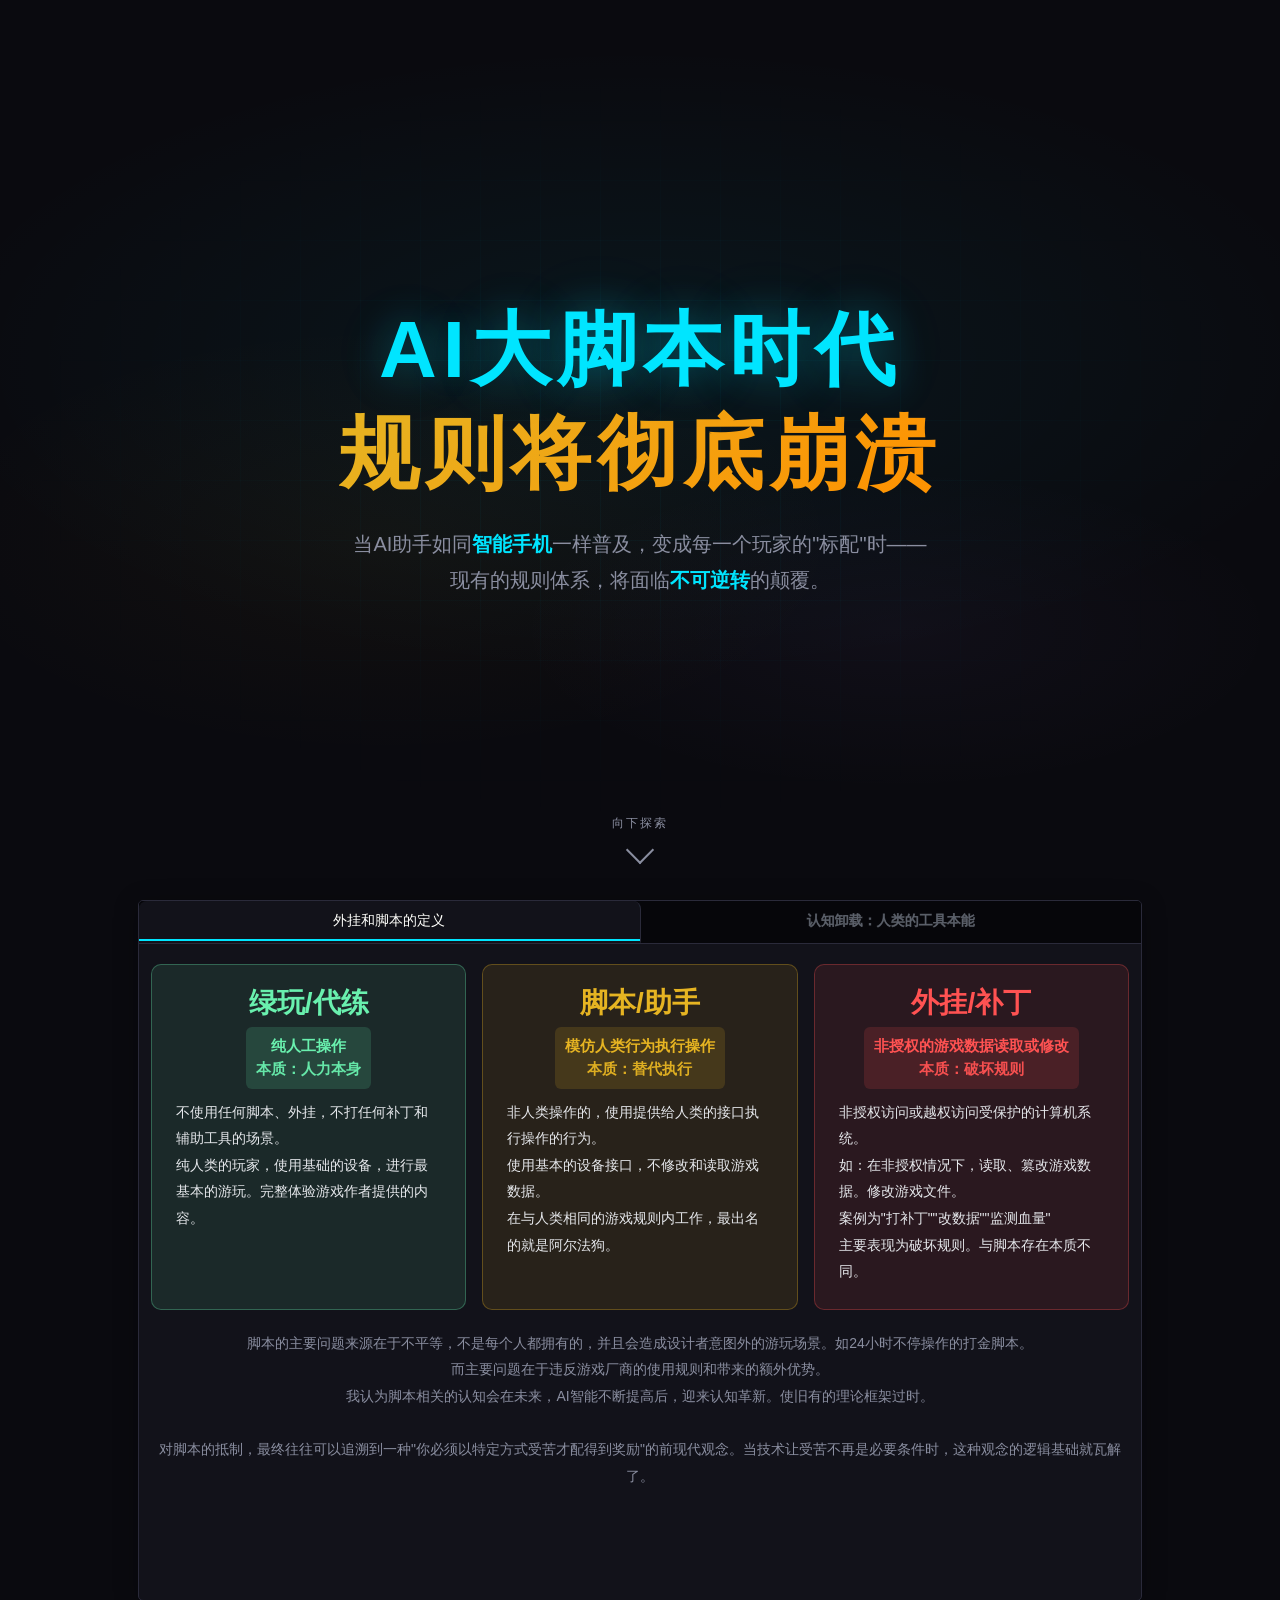
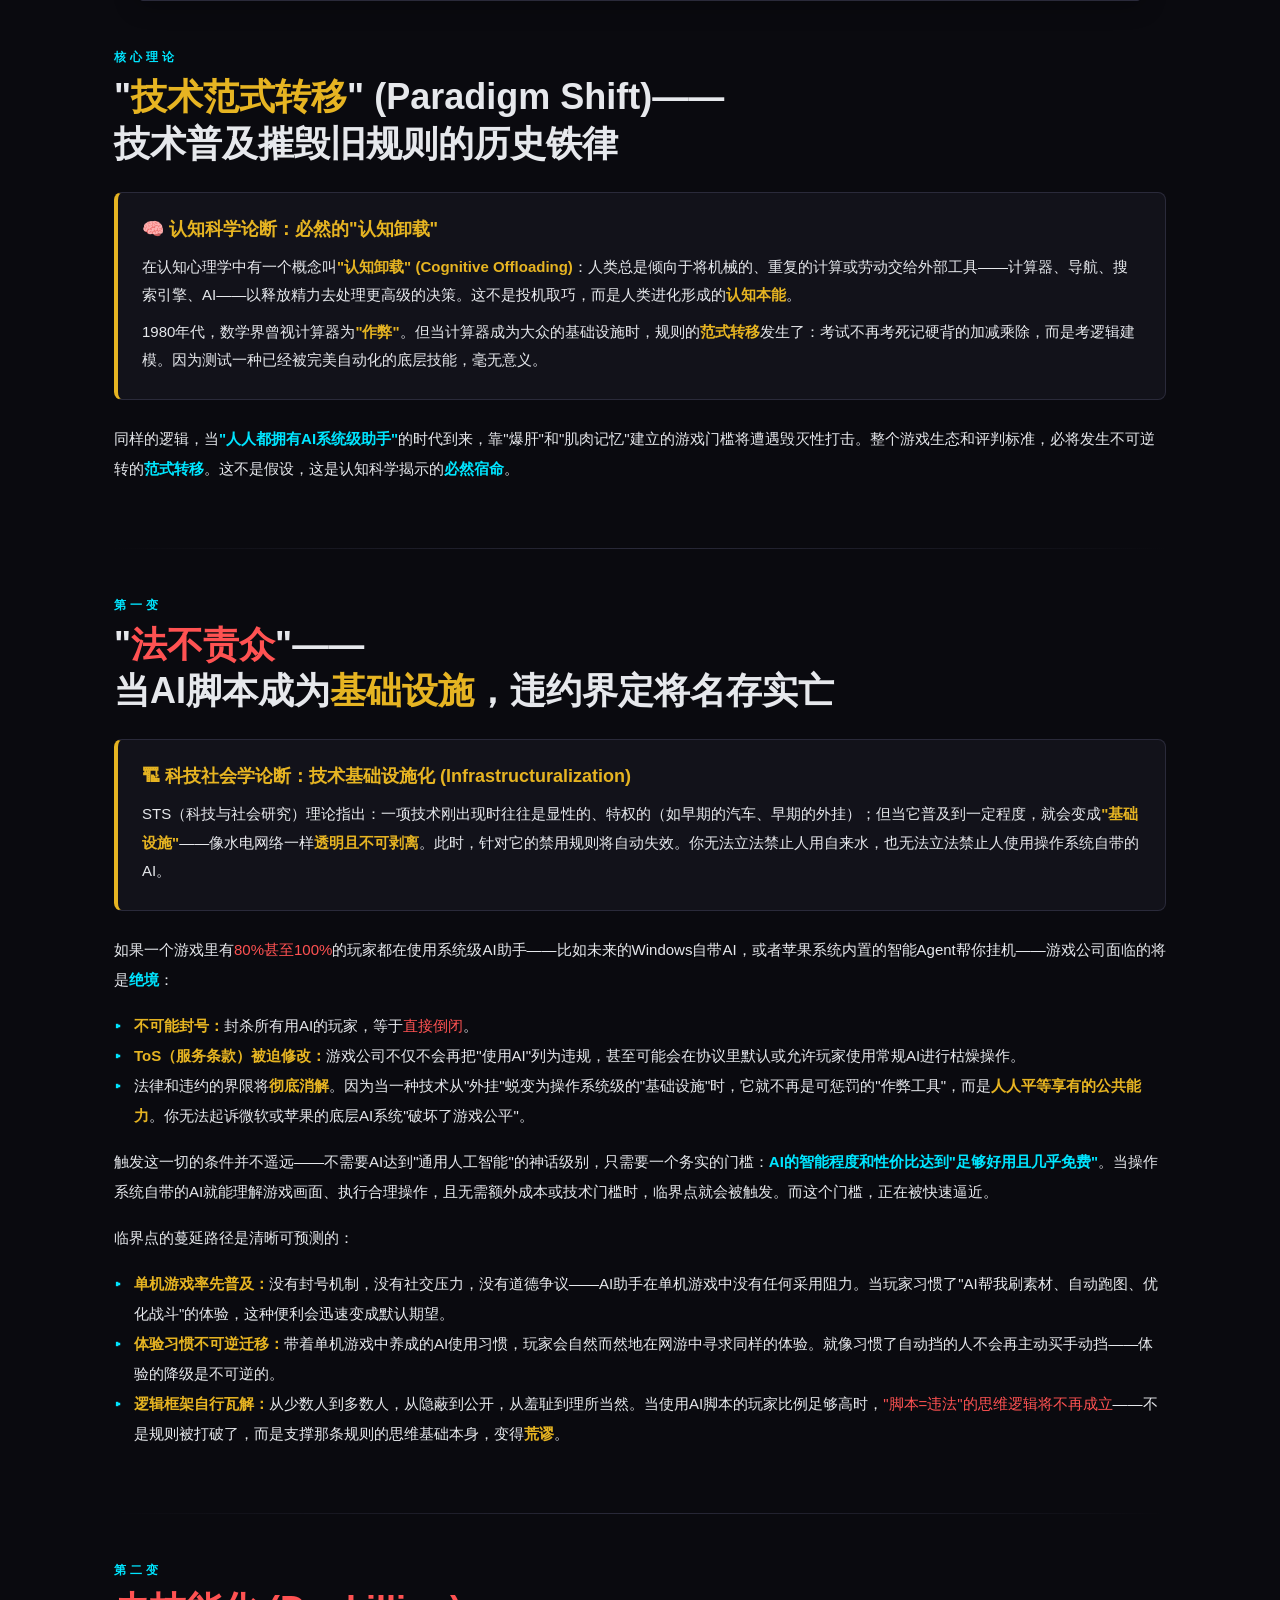
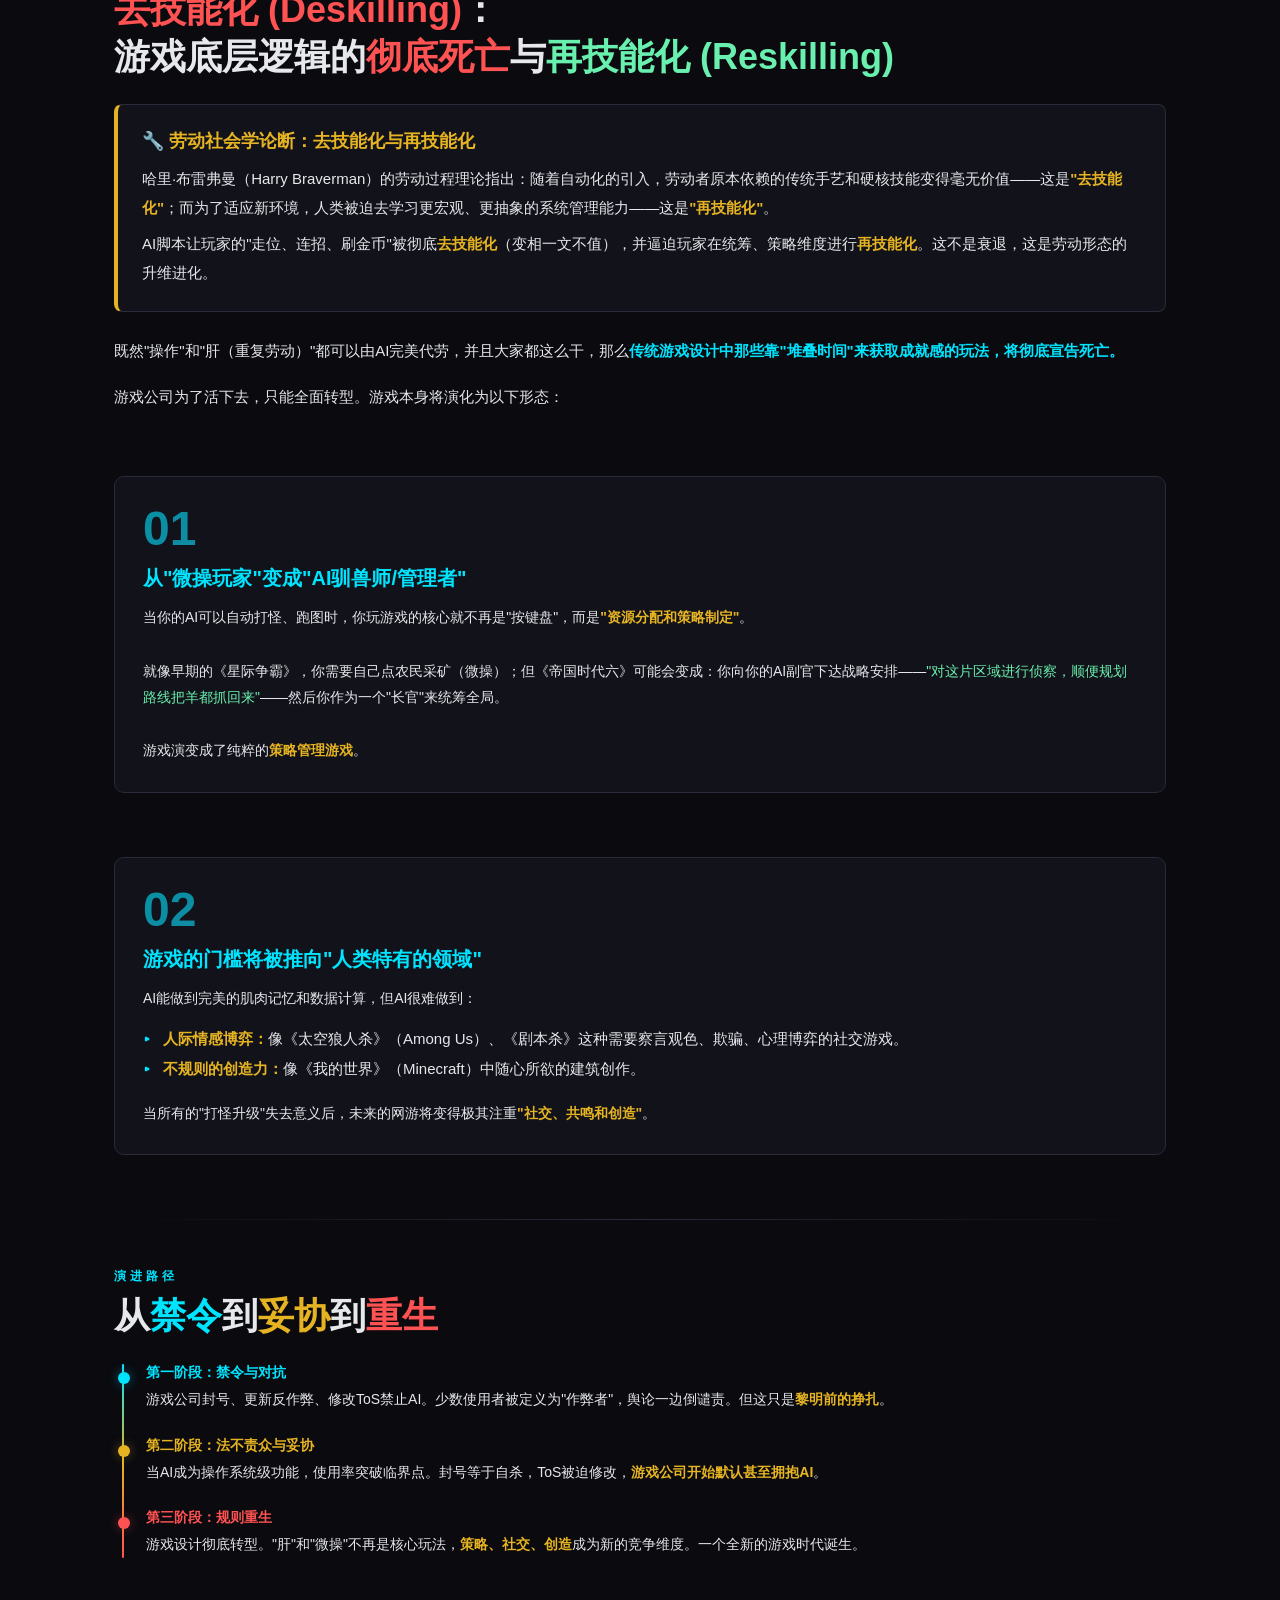
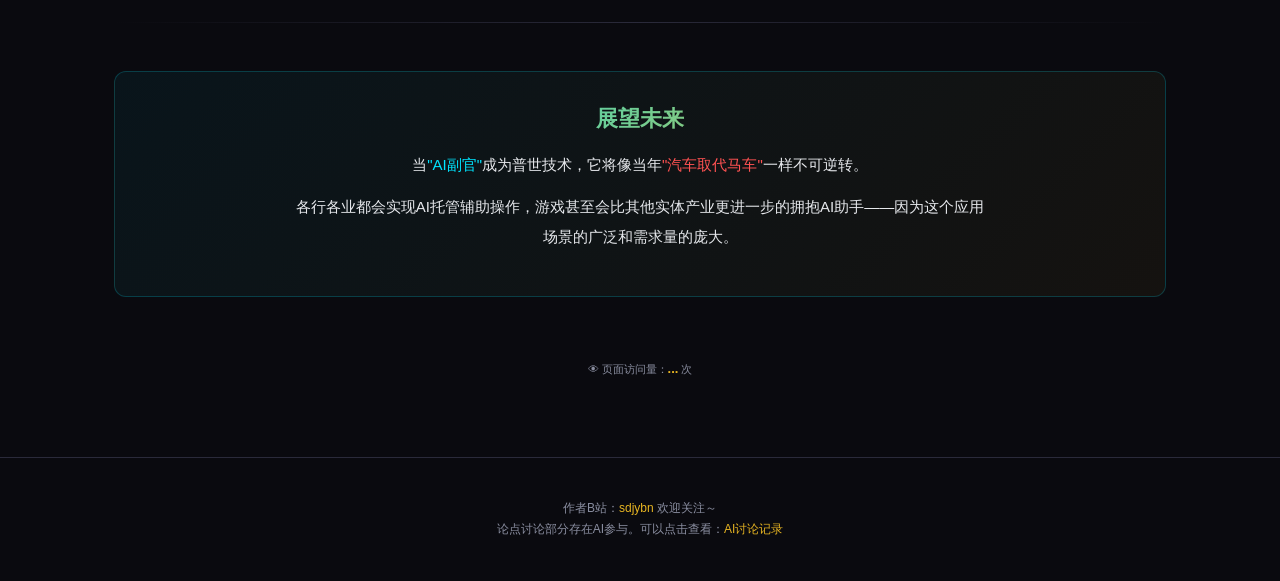
<file: index.html>
<!DOCTYPE html>
<html lang="zh-CN">
<head>
<meta charset="UTF-8">
<meta name="viewport" content="width=device-width, initial-scale=1.0">
<meta http-equiv="Cache-Control" content="no-cache, no-store, must-revalidate">
<meta http-equiv="Pragma" content="no-cache">
<meta http-equiv="Expires" content="0">
<title>AI大脚本时代 — 当人人都有AI，规则将彻底崩溃</title>
<link rel="stylesheet" href="基本UI组件/颜色系统.css">
<link rel="stylesheet" href="基本UI组件/文本系统.css">
<link rel="stylesheet" href="基本UI组件/标签页.css">
<style>
:root {
  --bg-deep: #06060a;
  --accent-cyan: #00e5ff;
  --accent-gold: #e6b422;
  --accent-red: #ff5252;
  --accent-green: #69f0ae;
  --accent-purple: #b388ff;
  --accent-orange: #ff9100;
  --glow-cyan: rgba(0, 229, 255, 0.15);
  --glow-gold: rgba(230, 180, 34, 0.12);
  --glow-red: rgba(255, 82, 82, 0.12);
}

* { margin: 0; padding: 0; box-sizing: border-box; }

body {
  font-family: "Microsoft YaHei", "PingFang SC", sans-serif;
  background: var(--bg);
  color: var(--text);
  min-height: 100vh;
  overflow-x: hidden;
}

.hero {
  position: relative;
  min-height: 100vh;
  display: flex;
  flex-direction: column;
  align-items: center;
  justify-content: center;
  text-align: center;
  padding: 40px 24px;
  overflow: hidden;
}

.hero::before {
  content: '';
  position: absolute;
  top: 0; left: 0; right: 0; bottom: 0;
  background:
    radial-gradient(ellipse 80% 50% at 50% 40%, rgba(0, 229, 255, 0.06) 0%, transparent 70%),
    radial-gradient(ellipse 60% 40% at 30% 60%, rgba(230, 180, 34, 0.04) 0%, transparent 60%),
    radial-gradient(ellipse 50% 30% at 70% 70%, rgba(179, 136, 255, 0.04) 0%, transparent 60%);
  pointer-events: none;
}

.hero-grid {
  position: absolute;
  top: 0; left: 0; right: 0; bottom: 0;
  background-image:
    linear-gradient(rgba(0, 229, 255, 0.03) 1px, transparent 1px),
    linear-gradient(90deg, rgba(0, 229, 255, 0.03) 1px, transparent 1px);
  background-size: 60px 60px;
  mask-image: radial-gradient(ellipse 70% 60% at 50% 50%, black 20%, transparent 70%);
  -webkit-mask-image: radial-gradient(ellipse 70% 60% at 50% 50%, black 20%, transparent 70%);
  pointer-events: none;
}

.hero-title {
  font-size: clamp(36px, 7vw, 80px);
  font-weight: 900;
  letter-spacing: 6px;
  line-height: 1.2;
  position: relative;
  z-index: 1;
}

.hero-title .line1 {
  display: block;
  color: var(--accent-cyan);
  text-shadow: 0 0 40px rgba(0, 229, 255, 0.3), 0 0 80px rgba(0, 229, 255, 0.1);
}

.hero-title .line2 {
  display: block;
  background: linear-gradient(135deg, var(--accent-gold) 0%, var(--accent-orange) 100%);
  -webkit-background-clip: text;
  -webkit-text-fill-color: transparent;
  background-clip: text;
  margin-top: 8px;
}

.hero-subtitle {
  font-size: clamp(14px, 2.5vw, 20px);
  color: var(--muted);
  margin-top: 24px;
  max-width: 680px;
  line-height: 1.8;
  position: relative;
  z-index: 1;
}

.hero-subtitle strong {
  color: var(--accent-cyan);
}

.hero-scroll {
  position: absolute;
  bottom: 40px;
  left: 50%;
  transform: translateX(-50%);
  display: flex;
  flex-direction: column;
  align-items: center;
  gap: 8px;
  color: var(--muted);
  font-size: 12px;
  letter-spacing: 2px;
  z-index: 1;
  animation: scrollHint 2s ease-in-out infinite;
}

.hero-scroll .arrow {
  width: 20px;
  height: 20px;
  border-right: 2px solid var(--muted);
  border-bottom: 2px solid var(--muted);
  transform: rotate(45deg);
}

@keyframes scrollHint {
  0%, 100% { opacity: 0.4; transform: translateX(-50%) translateY(0); }
  50% { opacity: 1; transform: translateX(-50%) translateY(8px); }
}

.content {
  max-width: 1100px;
  margin: 0 auto;
  padding: 0 24px 80px;
}

.section {
  margin-bottom: 64px;
  opacity: 0;
  transform: translateY(30px);
  transition: opacity 0.6s ease, transform 0.6s ease;
}

.section.visible {
  opacity: 1;
  transform: translateY(0);
}

.section-label {
  font-size: 12px;
  letter-spacing: 4px;
  text-transform: uppercase;
  color: var(--accent-cyan);
  margin-bottom: 8px;
  font-weight: 700;
}

.section-title {
  font-size: clamp(24px, 4vw, 36px);
  font-weight: 800;
  line-height: 1.3;
  margin-bottom: 24px;
}

.section-title .highlight-cyan { color: var(--accent-cyan); }
.section-title .highlight-gold { color: var(--accent-gold); }
.section-title .highlight-red { color: var(--accent-red); }
.section-title .highlight-green { color: var(--accent-green); }
.section-title .highlight-purple { color: var(--accent-purple); }

.analogy-box {
  background: var(--panel);
  border: 1px solid var(--line);
  border-left: 4px solid var(--accent-gold);
  border-radius: 8px;
  padding: 24px;
  margin-bottom: 24px;
}

.analogy-box .analogy-title {
  font-size: 18px;
  font-weight: 700;
  color: var(--accent-gold);
  margin-bottom: 12px;
}

.analogy-box p {
  font-size: 15px;
  line-height: 1.9;
  color: var(--text);
}

.analogy-box p strong {
  color: var(--accent-gold);
}

.paragraph {
  font-size: 15px;
  line-height: 2;
  color: var(--text);
  margin-bottom: 16px;
}

.paragraph strong { color: var(--accent-cyan); }
.paragraph .gold { color: var(--accent-gold); }
.paragraph .red { color: var(--accent-red); }
.paragraph .green { color: var(--accent-green); }

.bullet-list {
  list-style: none;
  margin-bottom: 16px;
  padding: 0;
}

.bullet-list li {
  font-size: 15px;
  line-height: 2;
  padding-left: 20px;
  position: relative;
  color: var(--text);
}

.bullet-list li::before {
  content: '▸';
  position: absolute;
  left: 0;
  color: var(--accent-cyan);
  font-weight: 700;
}

.bullet-list li strong { color: var(--accent-gold); }
.bullet-list li .red { color: var(--accent-red); }
.bullet-list li .green { color: var(--accent-green); }

.card {
  background: var(--panel);
  border: 1px solid var(--line);
  border-radius: 10px;
  padding: 28px;
  margin-bottom: 20px;
  transition: border-color 0.2s, background 0.2s;
}

.card:hover {
  border-color: rgba(0, 229, 255, 0.3);
  background: var(--panel-hover);
}

.card-number {
  font-size: 48px;
  font-weight: 900;
  line-height: 1;
  margin-bottom: 12px;
  background: linear-gradient(135deg, var(--accent-cyan), var(--accent-purple));
  -webkit-background-clip: text;
  -webkit-text-fill-color: transparent;
  background-clip: text;
  opacity: 0.6;
}

.card-title {
  font-size: 20px;
  font-weight: 700;
  color: var(--accent-cyan);
  margin-bottom: 12px;
}

.card p {
  font-size: 14px;
  line-height: 1.9;
  color: var(--text);
}

.card p strong { color: var(--accent-gold); }
.card p .green { color: var(--accent-green); }
.card p .red { color: var(--accent-red); }
.card p .purple { color: var(--accent-purple); }

.divider {
  border: none;
  height: 1px;
  background: linear-gradient(90deg, transparent, var(--line), transparent);
  margin: 48px 0;
}

.timeline {
  position: relative;
  padding-left: 32px;
  margin-bottom: 16px;
}

.timeline::before {
  content: '';
  position: absolute;
  left: 8px;
  top: 0;
  bottom: 0;
  width: 2px;
  background: linear-gradient(180deg, var(--accent-cyan), var(--accent-gold), var(--accent-red));
  border-radius: 1px;
}

.timeline-item {
  position: relative;
  margin-bottom: 24px;
}

.timeline-item::before {
  content: '';
  position: absolute;
  left: -28px;
  top: 8px;
  width: 12px;
  height: 12px;
  border-radius: 50%;
  background: var(--accent-cyan);
  box-shadow: 0 0 12px rgba(0, 229, 255, 0.4);
}

.timeline-item:nth-child(2)::before { background: var(--accent-gold); box-shadow: 0 0 12px rgba(230, 180, 34, 0.4); }
.timeline-item:nth-child(3)::before { background: var(--accent-red); box-shadow: 0 0 12px rgba(255, 82, 82, 0.4); }

.timeline-label {
  font-size: 14px;
  font-weight: 700;
  color: var(--accent-cyan);
  margin-bottom: 4px;
}

.timeline-item:nth-child(2) .timeline-label { color: var(--accent-gold); }
.timeline-item:nth-child(3) .timeline-label { color: var(--accent-red); }

.timeline-text {
  font-size: 14px;
  line-height: 1.9;
  color: var(--text);
}

.timeline-text strong { color: var(--accent-gold); }

.conclusion-box {
  background: linear-gradient(135deg, rgba(0, 229, 255, 0.05), rgba(230, 180, 34, 0.05));
  border: 1px solid rgba(0, 229, 255, 0.2);
  border-radius: 12px;
  padding: 32px;
  text-align: center;
}

.conclusion-box .conclusion-title {
  font-size: 22px;
  font-weight: 800;
  background: linear-gradient(135deg, var(--accent-cyan), var(--accent-gold));
  -webkit-background-clip: text;
  -webkit-text-fill-color: transparent;
  background-clip: text;
  margin-bottom: 16px;
}

.conclusion-box p {
  font-size: 15px;
  line-height: 2;
  color: var(--text);
  max-width: 700px;
  margin: 0 auto 12px;
}

.conclusion-box p strong { color: var(--accent-gold); }
.conclusion-box p .cyan { color: var(--accent-cyan); }
.conclusion-box p .red { color: var(--accent-red); }

.footer {
  text-align: center;
  padding: 40px 24px;
  border-top: 1px solid var(--line);
  color: var(--muted);
  font-size: 12px;
  line-height: 1.8;
}

.footer a {
  color: var(--accent-gold);
  text-decoration: none;
}

.footer a:hover {
  text-decoration: underline;
}

.counter {
  font-size: 11px;
  color: var(--muted);
  text-align: center;
  margin-top: 24px;
}

.counter span {
  color: var(--accent-gold);
  font-weight: 700;
  font-size: 13px;
}

@media (max-width: 640px) {
  .hero { padding: 60px 16px 80px; }
  .content { padding: 0 16px 60px; }
  .card { padding: 20px; }
  .analogy-box { padding: 16px; }
  .conclusion-box { padding: 24px 16px; }
  #hero-tabs { padding: 0 16px; }
}

#hero-tabs .tabs-wrap {
  border-color: var(--line);
  background: var(--panel);
  box-shadow: 0 4px 24px rgba(0, 0, 0, 0.3);
}

#hero-tabs .tabs-bar {
  background: var(--bg-deep, #06060a);
  display: flex;
  justify-content: center;
}

#hero-tabs .tabs-tab {
  flex: 1;
  text-align: center;
}

#hero-tabs .tabs-tab.active {
  box-shadow: inset 0 -2px 0 var(--accent-cyan);
}

#hero-tabs .tabs-pane .paragraph {
  font-size: 15px;
  line-height: 2;
  color: var(--text);
  margin-bottom: 16px;
}

#hero-tabs .tabs-pane .paragraph strong { color: var(--accent-cyan); }
#hero-tabs .tabs-pane .paragraph .gold { color: var(--accent-gold); }
#hero-tabs .tabs-pane .paragraph .red { color: var(--accent-red); }
#hero-tabs .tabs-pane .paragraph .green { color: var(--accent-green); }

#hero-tabs .tabs-pane .analogy-box {
  background: var(--bg-deep, #06060a);
  border: 1px solid var(--line);
  border-left: 4px solid var(--accent-gold);
  border-radius: 8px;
  padding: 24px;
}

#hero-tabs .tabs-pane .analogy-box .analogy-title {
  font-size: 18px;
  font-weight: 700;
  color: var(--accent-gold);
  margin-bottom: 12px;
}

#hero-tabs .tabs-pane .analogy-box p {
  font-size: 15px;
  line-height: 1.9;
  color: var(--text);
}

#hero-tabs .tabs-pane .analogy-box p strong { color: var(--accent-gold); }
#hero-tabs .tabs-pane .analogy-box p .red { color: var(--accent-red); }
#hero-tabs .tabs-pane .analogy-box p .green { color: var(--accent-green); }
#hero-tabs .tabs-pane .analogy-box p .gold { color: var(--accent-gold); }

.def-row {
  display: flex;
  gap: 16px;
  margin-top: 8px;
}

.def-card {
  flex: 1;
  border-radius: 10px;
  padding: 24px;
  display: flex;
  flex-direction: column;
  gap: 10px;
}

.def-card-green {
  background: rgba(105, 240, 174, 0.10);
  border: 1px solid rgba(105, 240, 174, 0.30);
}

.def-card-gold {
  background: rgba(230, 180, 34, 0.10);
  border: 1px solid rgba(230, 180, 34, 0.30);
}

.def-card-red {
  background: rgba(255, 82, 82, 0.10);
  border: 1px solid rgba(255, 82, 82, 0.30);
}

.def-card-title {
  font-size: 28px;
  font-weight: 900;
  line-height: 1;
  text-align: center;
}

.def-card-green .def-card-title { color: var(--accent-green); }

.def-card-gold .def-card-title { color: var(--accent-gold); }
.def-card-red .def-card-title { color: var(--accent-red); }

.def-card-verdict {
  font-size: 15px;
  font-weight: 800;
  padding: 10px;
  border-radius: 6px;
  display: flex;
  flex-direction: column;
  align-items: center;
  gap: 4px;
  align-self: center;
}

.def-card-essence {
  font-size: 15px;
  font-weight: 700;
  opacity: 0.95;
}

.def-card-green .def-card-verdict {
  background: rgba(105, 240, 174, 0.15);
  color: var(--accent-green);
}

.def-card-green .def-card-essence { color: var(--accent-green); }

.def-card-gold .def-card-verdict {
  background: rgba(230, 180, 34, 0.15);
  color: var(--accent-gold);
}

.def-card-gold .def-card-essence { color: var(--accent-gold); }

.def-card-red .def-card-verdict {
  background: rgba(255, 82, 82, 0.15);
  color: var(--accent-red);
}

.def-card-red .def-card-essence { color: var(--accent-red); }

.def-card-desc {
  font-size: 14px;
  line-height: 1.9;
  color: var(--text);
}

.def-footer {
  margin-top: 20px;
  font-size: 14px;
  line-height: 1.9;
  color: var(--muted);
  text-align: center;
}

.def-footer strong { color: var(--accent-cyan); }

@media (max-width: 640px) {
  .def-row { flex-direction: column; }
}
</style>
</head>
<body>

<section class="hero">
  <div class="hero-grid"></div>
  <h1 class="hero-title">
    <span class="line1">AI大脚本时代</span>
    <span class="line2">规则将彻底崩溃</span>
  </h1>
  <p class="hero-subtitle">
    当AI助手如同<strong>智能手机</strong>一样普及，变成每一个玩家的"标配"时——<br>
    现有的规则体系，将面临<strong>不可逆转</strong>的颠覆。
  </p>
  <div class="hero-scroll">
    <span>向下探索</span>
    <div class="arrow"></div>
  </div>
</section>

<div class="content">

<div id="hero-tabs" style="max-width:1100px;margin:0 auto 48px;padding:0 24px;"></div>

  <section class="section" id="s-core">
    <div class="section-label">核心理论</div>
    <div class="section-title">"<span class="highlight-gold">技术范式转移</span>" (Paradigm Shift)——<br>技术普及摧毁旧规则的历史铁律</div>
    <div class="analogy-box">
      <div class="analogy-title">🧠 认知科学论断：必然的"认知卸载"</div>
      <p>在认知心理学中有一个概念叫<strong>"认知卸载" (Cognitive Offloading)</strong>：人类总是倾向于将机械的、重复的计算或劳动交给外部工具——计算器、导航、搜索引擎、AI——以释放精力去处理更高级的决策。这不是投机取巧，而是人类进化形成的<strong>认知本能</strong>。</p>
      <p style="margin-top: 8px;">1980年代，数学界曾视计算器为<strong>"作弊"</strong>。但当计算器成为大众的基础设施时，规则的<strong>范式转移</strong>发生了：考试不再考死记硬背的加减乘除，而是考逻辑建模。因为测试一种已经被完美自动化的底层技能，毫无意义。</p>
    </div>
    <p class="paragraph">
      同样的逻辑，当<strong>"人人都拥有AI系统级助手"</strong>的时代到来，靠"爆肝"和"肌肉记忆"建立的游戏门槛将遭遇毁灭性打击。整个游戏生态和评判标准，必将发生不可逆转的<strong>范式转移</strong>。这不是假设，这是认知科学揭示的<strong>必然宿命</strong>。
    </p>
  </section>

  <hr class="divider">

  <section class="section" id="s-law">
    <div class="section-label">第一变</div>
    <div class="section-title">"<span class="highlight-red">法不责众</span>"——<br>当AI脚本成为<span class="highlight-gold">基础设施</span>，违约界定将名存实亡</div>
    <div class="analogy-box">
      <div class="analogy-title">🏗 科技社会学论断：技术基础设施化 (Infrastructuralization)</div>
      <p>STS（科技与社会研究）理论指出：一项技术刚出现时往往是显性的、特权的（如早期的汽车、早期的外挂）；但当它普及到一定程度，就会变成<strong>"基础设施"</strong>——像水电网络一样<strong>透明且不可剥离</strong>。此时，针对它的禁用规则将自动失效。你无法立法禁止人用自来水，也无法立法禁止人使用操作系统自带的AI。</p>
    </div>
    <p class="paragraph">
      如果一个游戏里有<span class="red">80%甚至100%</span>的玩家都在使用系统级AI助手——比如未来的Windows自带AI，或者苹果系统内置的智能Agent帮你挂机——游戏公司面临的将是<strong>绝境</strong>：
    </p>
    <ul class="bullet-list">
      <li><strong>不可能封号：</strong>封杀所有用AI的玩家，等于<span class="red">直接倒闭</span>。</li>
      <li><strong>ToS（服务条款）被迫修改：</strong>游戏公司不仅不会再把"使用AI"列为违规，甚至可能会在协议里<span class="gold">默认或允许</span>玩家使用常规AI进行枯燥操作。</li>
      <li>法律和违约的界限将<strong>彻底消解</strong>。因为当一种技术从"外挂"蜕变为操作系统级的<span class="gold">"基础设施"</span>时，它就不再是可惩罚的"作弊工具"，而是<strong>人人平等享有的公共能力</strong>。你无法起诉微软或苹果的底层AI系统"破坏了游戏公平"。</li>
    </ul>
    <p class="paragraph">
      触发这一切的条件并不遥远——不需要AI达到"通用人工智能"的神话级别，只需要一个务实的门槛：<strong>AI的智能程度和性价比达到"足够好用且几乎免费"</strong>。当操作系统自带的AI就能理解游戏画面、执行合理操作，且无需额外成本或技术门槛时，临界点就会被触发。而这个门槛，正在被快速逼近。
    </p>
    <p class="paragraph">
      临界点的蔓延路径是清晰可预测的：
    </p>
    <ul class="bullet-list">
      <li><strong>单机游戏率先普及：</strong>没有封号机制，没有社交压力，没有道德争议——AI助手在单机游戏中没有任何采用阻力。当玩家习惯了"AI帮我刷素材、自动跑图、优化战斗"的体验，这种便利会迅速变成<span class="gold">默认期望</span>。</li>
      <li><strong>体验习惯不可逆迁移：</strong>带着单机游戏中养成的AI使用习惯，玩家会自然而然地在网游中寻求同样的体验。就像习惯了自动挡的人不会再主动买手动挡——<span class="gold">体验的降级是不可逆的</span>。</li>
      <li><strong>逻辑框架自行瓦解：</strong>从少数人到多数人，从隐蔽到公开，从羞耻到理所当然。当使用AI脚本的玩家比例足够高时，<span class="red">"脚本=违法"的思维逻辑将不再成立</span>——不是规则被打破了，而是支撑那条规则的思维基础本身，变得<strong>荒谬</strong>。</li>
    </ul>
  </section>

  <hr class="divider">

  <section class="section" id="s-death">
    <div class="section-label">第二变</div>
    <div class="section-title"><span class="highlight-red">去技能化 (Deskilling)</span>：<br>游戏底层逻辑的<span class="highlight-red">彻底死亡</span>与<span class="highlight-green">再技能化 (Reskilling)</span></div>
    <div class="analogy-box">
      <div class="analogy-title">🔧 劳动社会学论断：去技能化与再技能化</div>
      <p>哈里·布雷弗曼（Harry Braverman）的劳动过程理论指出：随着自动化的引入，劳动者原本依赖的传统手艺和硬核技能变得毫无价值——这是<strong>"去技能化"</strong>；而为了适应新环境，人类被迫去学习更宏观、更抽象的系统管理能力——这是<strong>"再技能化"</strong>。</p>
      <p style="margin-top: 8px;">AI脚本让玩家的"走位、连招、刷金币"被彻底<strong>去技能化</strong>（变相一文不值），并逼迫玩家在统筹、策略维度进行<strong>再技能化</strong>。这不是衰退，这是劳动形态的升维进化。</p>
    </div>
    <p class="paragraph">
      既然"操作"和"肝（重复劳动）"都可以由AI完美代劳，并且大家都这么干，那么<strong>传统游戏设计中那些靠"堆叠时间"来获取成就感的玩法，将彻底宣告死亡。</strong>
    </p>
    <p class="paragraph">
      游戏公司为了活下去，只能全面转型。游戏本身将演化为以下形态：
    </p>
  </section>

  <section class="section" id="s-evo1">
    <div class="card">
      <div class="card-number">01</div>
      <div class="card-title">从"微操玩家"变成"AI驯兽师/管理者"</div>
      <p>
        当你的AI可以自动打怪、跑图时，你玩游戏的核心就不再是"按键盘"，而是<strong>"资源分配和策略制定"</strong>。<br><br>
        就像早期的《星际争霸》，你需要自己点农民采矿（微操）；但《帝国时代六》可能会变成：你向你的AI副官下达战略安排——<span class="green">"对这片区域进行侦察，顺便规划路线把羊都抓回来"</span>——然后你作为一个"长官"来统筹全局。<br><br>
        游戏演变成了纯粹的<strong>策略管理游戏</strong>。
      </p>
    </div>
  </section>

  <section class="section" id="s-evo2">
    <div class="card">
      <div class="card-number">02</div>
      <div class="card-title">游戏的门槛将被推向"人类特有的领域"</div>
      <p>
        AI能做到完美的肌肉记忆和数据计算，但AI很难做到：
      </p>
      <ul class="bullet-list" style="margin-top: 12px;">
        <li><strong>人际情感博弈：</strong>像《太空狼人杀》（Among Us）、《剧本杀》这种需要察言观色、欺骗、心理博弈的<span class="purple">社交游戏</span>。</li>
        <li><strong>不规则的创造力：</strong>像《我的世界》（Minecraft）中随心所欲的<span class="purple">建筑创作</span>。</li>
      </ul>
      <p style="margin-top: 12px;">
        当所有的"打怪升级"失去意义后，未来的网游将变得极其注重<strong>"社交、共鸣和创造"</strong>。
      </p>
    </div>
  </section>

  <hr class="divider">

  <section class="section" id="s-timeline">
    <div class="section-label">演进路径</div>
    <div class="section-title">从<span class="highlight-cyan">禁令</span>到<span class="highlight-gold">妥协</span>到<span class="highlight-red">重生</span></div>
    <div class="timeline">
      <div class="timeline-item">
        <div class="timeline-label">第一阶段：禁令与对抗</div>
        <div class="timeline-text">游戏公司封号、更新反作弊、修改ToS禁止AI。少数使用者被定义为"作弊者"，舆论一边倒谴责。但这只是<strong>黎明前的挣扎</strong>。</div>
      </div>
      <div class="timeline-item">
        <div class="timeline-label">第二阶段：法不责众与妥协</div>
        <div class="timeline-text">当AI成为操作系统级功能，使用率突破临界点。封号等于自杀，ToS被迫修改，<strong>游戏公司开始默认甚至拥抱AI</strong>。</div>
      </div>
      <div class="timeline-item">
        <div class="timeline-label">第三阶段：规则重生</div>
        <div class="timeline-text">游戏设计彻底转型。"肝"和"微操"不再是核心玩法，<strong>策略、社交、创造</strong>成为新的竞争维度。一个全新的游戏时代诞生。</div>
      </div>
    </div>
  </section>

  <hr class="divider">

  <section class="section" id="s-conclusion">
    <div class="conclusion-box">
      <div class="conclusion-title">展望未来</div>
      <p>
        当<span class="cyan">"AI副官"</span>成为普世技术，它将像当年<span class="red">"汽车取代马车"</span>一样不可逆转。
      </p>
      <p>
        各行各业都会实现AI托管辅助操作，游戏甚至会比其他实体产业更进一步的拥抱AI助手——因为这个应用场景的广泛和需求量的庞大。
      </p>
    </div>
  </section>

  <div class="counter">👁 页面访问量：<span id="visitCount">...</span> 次</div>
</div>

<footer class="footer">
  作者B站：<a href="https://space.bilibili.com/8089909" target="_blank">sdjybn</a> 欢迎关注～<br>
  论点讨论部分存在AI参与。可以点击查看：<a href="https://chat.deepseek.com/share/zf7ha737e6f8hw6aim" target="_blank">AI讨论记录</a>
</footer>

<script>
(function() {
  function revealSections() {
    var sections = document.querySelectorAll('.section');
    var observer = new IntersectionObserver(function(entries) {
      entries.forEach(function(entry) {
        if (entry.isIntersecting) {
          entry.target.classList.add('visible');
        }
      });
    }, { threshold: 0.1, rootMargin: '0px 0px -40px 0px' });
    sections.forEach(function(s) { observer.observe(s); });
  }

  function initCounter() {
    var el = document.getElementById('visitCount');
    if (!el) return;
    fetch("https://api.counterapi.dev/v1/ai-script-era/visits/up")
      .then(function(r) { return r.json(); })
      .then(function(data) {
        el.textContent = data.count.toLocaleString();
      });
  }

  revealSections();
  initCounter();
})();
</script>
<script src="基本UI组件/颜色系统.js"></script>
<script src="基本UI组件/文本系统.js"></script>
<script src="基本UI组件/标签页.js"></script>
<script>
(function() {
  injectColorCSSVars();

  var pane1 = document.createElement("div");
  pane1.innerHTML =
    '<div class="def-row">' +
      '<div class="def-card def-card-green">' +
        '<div class="def-card-title">绿玩/代练</div>' +
        '<div class="def-card-verdict"><span>纯人工操作</span><span class="def-card-essence">本质：人力本身</span></div>' +
        '<div class="def-card-desc">不使用任何脚本、外挂，不打任何补丁和辅助工具的场景。<br>纯人类的玩家，使用基础的设备，进行最基本的游玩。完整体验游戏作者提供的内容。</div>' +
        '</div>' +
      '<div class="def-card def-card-gold">' +
        '<div class="def-card-title">脚本/助手</div>' +
        '<div class="def-card-verdict"><span>模仿人类行为执行操作</span><span class="def-card-essence">本质：替代执行</span></div>' +
        '<div class="def-card-desc">非人类操作的，使用提供给人类的接口执行操作的行为。<br>使用基本的设备接口，不修改和读取游戏数据。<br>在与人类相同的游戏规则内工作，最出名的就是阿尔法狗。</div>' +
        '</div>' +
      '<div class="def-card def-card-red">' +
        '<div class="def-card-title">外挂/补丁</div>' +
        '<div class="def-card-verdict"><span>非授权的游戏数据读取或修改</span><span class="def-card-essence">本质：破坏规则</span></div>' +
        '<div class="def-card-desc">非授权访问或越权访问受保护的计算机系统。<br>如：在非授权情况下，读取、篡改游戏数据。修改游戏文件。<br>案例为"打补丁""改数据""监测血量"<br>主要表现为破坏规则。与脚本存在本质不同。</div>' +
        '</div>' +
    '</div>' +
    '<div class="def-footer">脚本的主要问题来源在于不平等，不是每个人都拥有的，并且会造成设计者意图外的游玩场景。如24小时不停操作的打金脚本。<br>而主要问题在于违反游戏厂商的使用规则和带来的额外优势。<br>我认为脚本相关的认知会在未来，AI智能不断提高后，迎来认知革新。使旧有的理论框架过时。<br><br>对脚本的抵制，最终往往可以追溯到一种"你必须以特定方式受苦才配得到奖励"的前现代观念。当技术让受苦不再是必要条件时，这种观念的逻辑基础就瓦解了。</div>';

  var pane2 = document.createElement("div");
  pane2.innerHTML =
    '<p class="paragraph" style="margin-top:8px">认知科学中的<strong>"认知卸载" (Cognitive Offloading)</strong>揭示了一个基本规律：人类天生就会把机械重复的任务"卸载"给外部工具，以释放脑力去处理更高阶的问题。这条规律贯穿整个人类技术史——每一次新的"卸载"都伴随着旧规则的崩塌和新规则的重建。</p>' +
    '<div class="analogy-box" style="margin-top:16px"><div class="analogy-title">📍 案例：GPS导航</div><p>曾几何时，老司机嘲笑用导航的人是"路痴"。今天<span class="gold">人人都用导航</span>，出租车资格考试已不再考"背诵全城地图"。导航从"作弊"变成了<span class="green">基础设施</span>。</p></div>' +
    '<div class="analogy-box" style="margin-top:12px"><div class="analogy-title">🔍 案例：搜索引擎</div><p>当年教育界恐慌：学生用搜索引擎查答案，会丧失记忆力和思考能力。如今，信息检索已成为<span class="gold">学术研究的基本功</span>，考试从"考背诵"转向了<span class="green">考分析与综合</span>。</p></div>' +
    '<div class="analogy-box" style="margin-top:12px"><div class="analogy-title">🎮 案例：AI游戏脚本（当下正在发生）</div><p>游戏界目前正处在计算器1980年代的阶段——封号、抵制、道德谴责。但认知卸载规律告诉我们：这不过是<span class="red">黎明前的挣扎</span>。当AI助手成为操作系统的标配时，禁止AI打游戏将像禁止使用计算器一样<span class="gold">荒谬且不可执行</span>，游戏规则将经历又一次范式转移。</p></div>' +
    '<p class="paragraph" style="margin-top:16px">每一次技术带来的"认知卸载"，都曾被上一代人视为<span class="red">"作弊"或"退化"</span>。但历史反复证明：<strong>规则从不消灭技术，规则只会被技术重塑</strong>。AI游戏脚本不会例外。</p>';

  var tabs = createTabs({
    size: "lg",
    activeIndex: 0,
    tabs: [
      { label: "外挂和脚本的定义", content: pane1 },
      { label: "认知卸载：人类的工具本能", content: pane2 }
    ]
  });

  document.getElementById("hero-tabs").appendChild(tabs);
})();
</script>
</body>
</html>
</file>
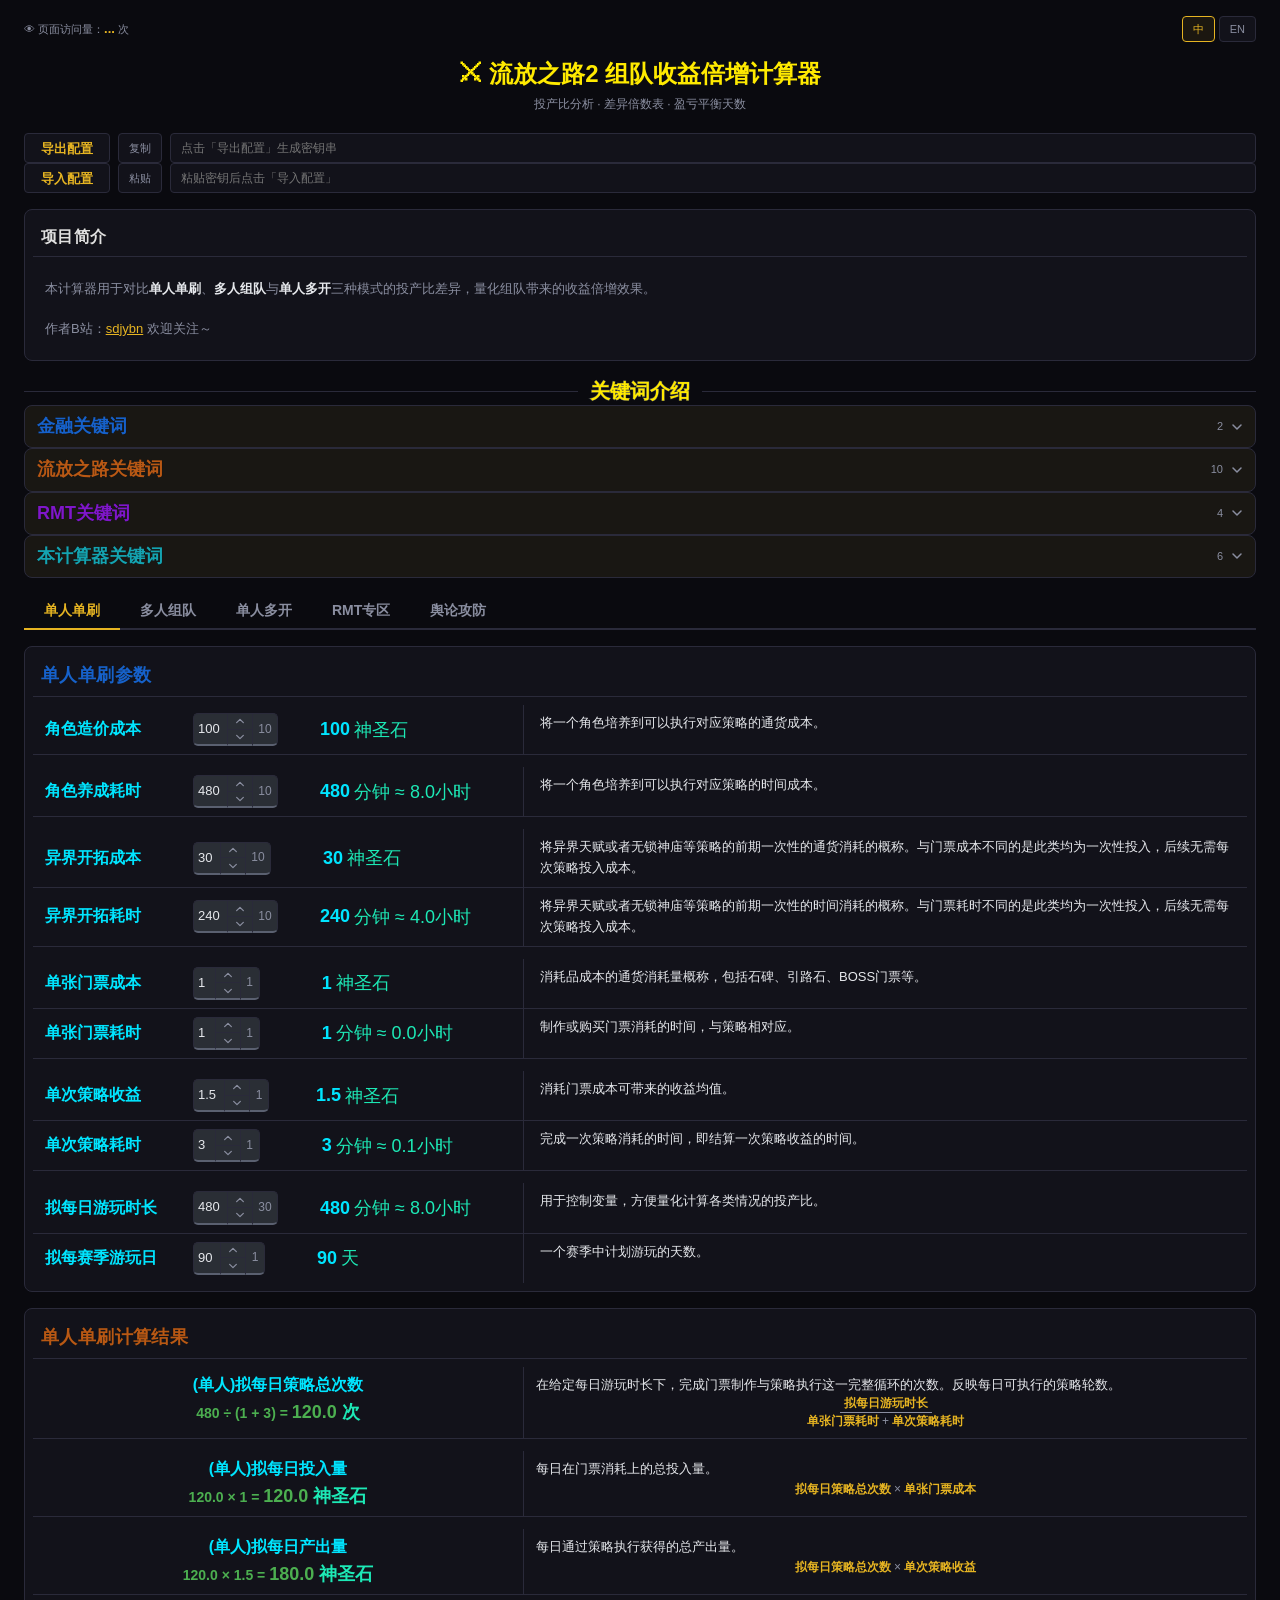
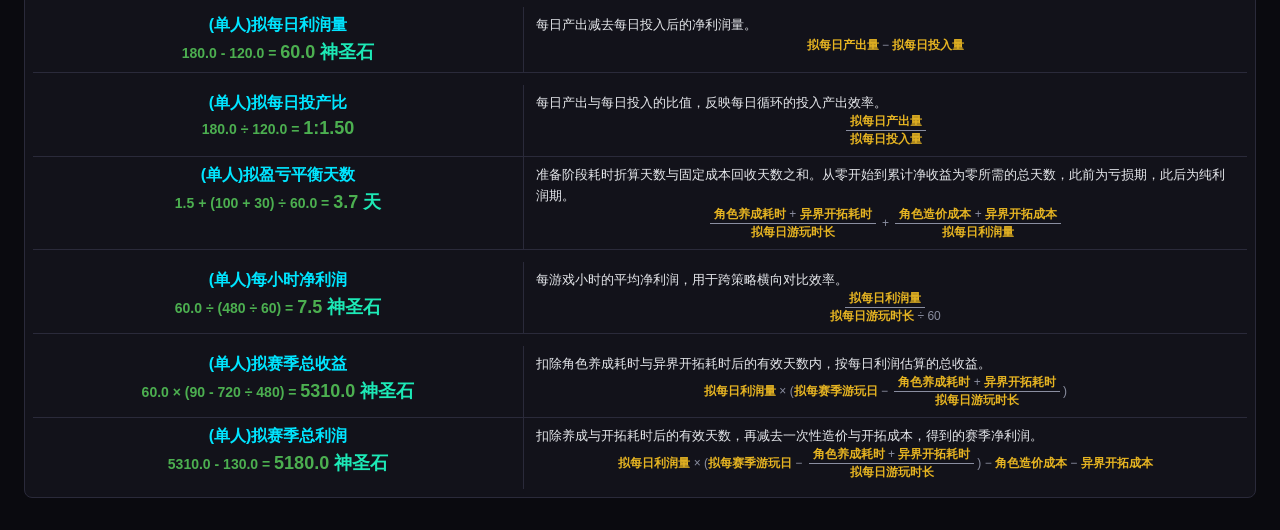
<file: 组队收益倍增计算器.html>
<!DOCTYPE html>
<html lang="zh-CN">
<head>
<meta charset="UTF-8">
<meta name="viewport" content="width=device-width, initial-scale=1.0">
<meta http-equiv="Cache-Control" content="no-cache, no-store, must-revalidate">
<meta http-equiv="Pragma" content="no-cache">
<meta http-equiv="Expires" content="0">
<title>流放之路2 组队收益倍增计算器</title>
<link rel="stylesheet" href="基本UI组件/颜色系统.css">
<link rel="stylesheet" href="基本UI组件/文本系统.css">
<link rel="stylesheet" href="基本UI组件/滚动条.css">
<link rel="stylesheet" href="基本UI组件/面板.css">
<link rel="stylesheet" href="基本UI组件/可折叠面板.css">
<link rel="stylesheet" href="基本UI组件/数字输入框.css">
<link rel="stylesheet" href="基本UI组件/标签.css">
<link rel="stylesheet" href="基本UI组件/分割线.css">
<link rel="stylesheet" href="基本UI组件/工具提示.css">
<link rel="stylesheet" href="基本UI组件/展开说明.css">
<style>
* { margin: 0; padding: 0; box-sizing: border-box; }
body { font-family: "Microsoft YaHei", sans-serif; background: var(--bg); color: var(--text); min-height: 100vh; padding: 16px 24px; max-width: 1280px; margin: 0 auto; }

h1 { text-align: center; font-size: 24px; margin-bottom: 6px; }
h1 .stroked-text { font-weight: 700; }
.subtitle { text-align: center; color: var(--muted); font-size: 12px; margin-bottom: 20px; }

.配置栏 { display: flex; flex-direction: column; gap: 6px; margin-bottom: 16px; }
.配置栏-行 { display: flex; align-items: center; gap: 8px; }
.配置栏-btn { border: 1px solid var(--line); background: var(--panel); color: #e6b422; font-size: 13px; font-weight: 700; padding: 5px 16px; border-radius: 4px; cursor: pointer; height: 30px; line-height: 1; flex-shrink: 0; }
.配置栏-btn:hover { border-color: #e6b422; background: rgba(230,180,34,0.08); }
.配置栏-btn-sm { border: 1px solid var(--line); background: var(--panel); color: var(--muted); font-size: 11px; padding: 3px 10px; border-radius: 4px; cursor: pointer; height: 30px; line-height: 1; flex-shrink: 0; }
.配置栏-btn-sm:hover { border-color: var(--text); color: var(--text); }
.配置栏-input { border: 1px solid var(--line); background: var(--panel); color: var(--text); font-size: 12px; padding: 5px 10px; border-radius: 4px; height: 30px; flex: 1; outline: none; min-width: 0; }
.配置栏-input:focus { border-color: #e6b422; }

.标签页栏 { display: flex; gap: 0; margin-bottom: 16px; border-bottom: 2px solid var(--line); }
.标签页-btn { background: none; border: none; color: var(--muted); font-size: 14px; font-weight: 700; padding: 8px 20px; cursor: pointer; border-bottom: 2px solid transparent; margin-bottom: -2px; transition: color 0.15s, border-color 0.15s; }
.标签页-btn:hover { color: var(--text); }
.标签页-btn.活跃 { color: #e6b422; border-bottom-color: #e6b422; }
.标签页-内容 { display: none; }
.标签页-内容.活跃 { display: block; }

.section-gap { margin-bottom: 16px; }

.intro-body { font-size: 13px; color: var(--muted); line-height: 1.8; padding: 12px; }
.intro-body strong { color: var(--text); }

.kw-item { margin-bottom: 12px; }
.kw-item:last-child { margin-bottom: 0; }
.kw-name { font-size: 16px; font-weight: bold; color: #00e5ff; margin-bottom: 3px; }
.kw-def { font-size: 12px; color: var(--text); line-height: 1.7; }
.kw-def strong { color: #e6b422; }

.计算网格 { display: flex; flex-direction: column; gap: 16px; }
.参数行容器 { display: flex; gap: 0; align-items: stretch; margin-bottom: 0; border-bottom: 1px solid var(--line); }
.参数行容器:last-child { border-bottom: none; }
.参数左侧 { display: flex; align-items: center; gap: 8px; flex-shrink: 0; width: 490px; padding: 8px 12px; }
.参数标签 { font-size: 16px; color: #00e5ff; font-weight: 700; flex-shrink: 0; width: 140px; }
.参数右侧 { display: flex; align-items: center; gap: 4px; flex-shrink: 0; }
.参数值 { font-size: 18px; font-weight: 700; color: #00e5ff; width: 68px; text-align: right; flex-shrink: 0; }
.参数单位 { font-size: 18px; color: #1de9b6; width: 140px; text-align: left; white-space: nowrap; flex-shrink: 0; }
.参数描述 { font-size: 13px; color: var(--text); line-height: 1.6; flex: 1; padding: 8px 12px 8px 16px; border-left: 1px solid var(--line); overflow-wrap: break-word; word-break: break-word; }
.参数分割线 { border: none; margin: 12px 0 0 0; }
.结果分割线 { border: none; margin: 12px 0 0 0; }
.结果行容器 { display: flex; gap: 0; align-items: stretch; border-bottom: 1px solid var(--line); }
.结果行容器:last-child { border-bottom: none; }
.结果左侧 { display: flex; flex-direction: column; gap: 2px; flex-shrink: 0; width: 490px; padding: 8px 12px; }
.结果标签 { font-size: 16px; color: #00e5ff; font-weight: 700; text-align: center; width: 100%; margin-bottom: 2px; }
.结果算式 { font-size: 14px; color: #4caf50; font-weight: 700; text-align: center; width: 100%; overflow: hidden; text-overflow: ellipsis; white-space: nowrap; }
.结果算式 .结果值 { font-size: 18px; }
.结果算式 .结果单位 { color: #1de9b6; font-size: 18px; }
.结果公式 { font-size: 12px; color: var(--muted); text-align: center; word-break: break-all; }
.结果公式 .kw { color: #e6b422; font-weight: 600; }
.结果公式 .sym { color: #e6b422; font-weight: 600; }
.结果公式 .frac { display: inline-flex; flex-direction: column; align-items: center; vertical-align: middle; margin: 0 3px; line-height: 1.3; }
.结果公式 .frac-num { padding: 0 4px 1px; border-bottom: 1px solid var(--muted); }
.结果公式 .frac-den { padding: 1px 4px 0; }
.RMT三栏 { display: flex; gap: 12px; align-items: stretch; }
.RMT栏 { flex: 1; min-width: 0; display: flex; flex-direction: column; }
.RMT栏头 { font-size: 16px; font-weight: 700; text-align: center; padding: 10px 8px; border-bottom: 2px solid var(--line); }
.RMT对比表 { width: 100%; border-collapse: collapse; flex: 1; }
.RMT对比表 td { font-size: 13px; padding: 6px 8px; border-bottom: 1px solid var(--line); vertical-align: top; }
.RMT对比表 .rmt指标 { color: #00e5ff; font-weight: 700; text-align: left; white-space: nowrap; }
.RMT对比表 .rmt值 { font-size: 16px; font-weight: 700; color: #4caf50; text-align: right; }
.RMT对比表 .rmt描述 { font-size: 11px; color: var(--muted); line-height: 1.4; }
.RMT对比表 .rmt公式 { font-size: 11px; color: #90caf9; font-style: italic; line-height: 1.4; }
.RMT对比表 .rmt算式 { font-size: 11px; color: var(--muted); padding-top: 2px; }
.RMT对比表 .rmt值行 td { border-bottom: none; }
.RMT对比表 .rmt算式行 td { border-top: none; padding-top: 0; }
.RMT对比表 .rmt倍数 { font-size: 12px; font-weight: 700; color: #e6b422; text-align: right; }
.结果描述 { font-size: 13px; color: var(--text); line-height: 1.6; flex: 1; padding: 8px 12px; border-left: 1px solid var(--line); overflow-wrap: break-word; word-break: break-word; }

.顶部栏 { display: flex; justify-content: space-between; align-items: center; margin-bottom: 16px; }
.访问计数器 { font-size: 11px; color: var(--muted); }
.访问计数器 span { color: #e6b422; font-weight: 700; font-size: 13px; }
.语言切换 { display: flex; gap: 4px; }
.语言切换 button { border: 1px solid var(--line); background: var(--panel); color: var(--muted); font-size: 11px; padding: 3px 10px; border-radius: 4px; cursor: pointer; height: 26px; line-height: 1; }
.语言切换 button:hover { border-color: var(--text); color: var(--text); }
.语言切换 button.active { border-color: #e6b422; color: #e6b422; background: rgba(230,180,34,0.08); }

.舆论攻防区 { display: flex; flex-direction: column; gap: 16px; }
.舆论导语 { font-size: 15px; color: var(--text); line-height: 1.8; padding: 12px; background: var(--panel); border-radius: 6px; border-left: 3px solid #e6b422; }
.舆论导语 strong { color: #e6b422; }
.舆论分类 { margin-bottom: 0; }
.舆论分类头 { display: flex; align-items: baseline; gap: 10px; padding: 10px 12px; background: var(--panel); border-radius: 6px 6px 0 0; border-bottom: 2px solid var(--line); }
.舆论分类名 { font-size: 18px; font-weight: 700; color: #00e5ff; }
.舆论分类描述 { font-size: 14px; color: var(--muted); line-height: 1.5; }
.舆论表 { width: 100%; border-collapse: collapse; table-layout: fixed; }
.舆论表 th { font-size: 15px; font-weight: 700; color: #ff5252; padding: 8px 10px; border-bottom: 2px solid var(--line); text-align: left; background: var(--panel); }
.舆论表 th:nth-child(1) { width: 18%; }
.舆论表 th:nth-child(2) { width: 82%; }
.舆论表 td { font-size: 15px; padding: 8px 10px; border-bottom: 1px solid var(--line); vertical-align: top; line-height: 1.6; }
.舆论表 tr:last-child td { border-bottom: none; }
.舆论类型 { color: #00e5ff; font-weight: 700; white-space: nowrap; }
.舆论详解 { color: var(--text); line-height: 1.7; }
</style>
</head>
<body>

<div class="顶部栏">
  <div class="访问计数器">👁 页面访问量：<span id="visitCount">...</span> 次</div>
  <div class="语言切换">
    <button id="langZh" class="active">中</button>
    <button id="langEn">EN</button>
  </div>
</div>

<h1 id="mainTitle"></h1>
<div class="subtitle" id="subtitleText"></div>

<div id="configBar" class="section-gap"></div>

<div id="introArea" class="section-gap"></div>
<div id="keywordsArea" class="section-gap"></div>
<div id="calcArea" class="section-gap"></div>

<script src="基本UI组件/颜色系统.js"></script>
<script src="基本UI组件/文本系统.js"></script>
<script src="基本UI组件/滚动条.js"></script>
<script src="基本UI组件/面板.js"></script>
<script src="基本UI组件/可折叠面板.js"></script>
<script src="基本UI组件/数字输入框.js"></script>
<script src="基本UI组件/标签.js"></script>
<script src="基本UI组件/分割线.js"></script>
<script src="基本UI组件/工具提示.js"></script>
<script src="基本UI组件/展开说明.js"></script>

<script>
var L = localStorage.getItem('poe2calc-lang') || 'zh';
var T = {
  zh: {
    title: '⚔ 流放之路2 组队收益倍增计算器',
    subtitle: '投产比分析 · 差异倍数表 · 盈亏平衡天数',
    visitLabel: '👁 页面访问量：',
    visitUnit: '次',
    tabSolo: '单人单刷',
    tabParty: '多人组队',
    tabMulti: '单人多开',
    tabRmt: 'RMT专区',
    tabRhetoric: '舆论攻防',
    rhetoricIntro: '<span style="color:#69f0ae">此专区专门为聪明睿智且懂数学的我的观众朋友们讲解为什么舆论攻击是一种极其适合低道德者且充满恶意的方式。</span><br><span style="color:#ff5252">并给不懂数学且作恶多端的割韭菜拉黑一条龙的宰猪匠讲解，为什么他这么蠢且坏，为什么他一定要捂住粉丝不让他们开智！因为他真的利益相关！真的挡他财路！</span><br><strong style="font-size:17px">以上言论不包含人身攻击，仅从理性角度分析并批判某种客观存在的现象，切勿对号入座。</strong>',
    rhetoricCatLogic: '逻辑谬误陷阱',
    rhetoricCatLogicDesc: '用来让荒谬的指控看起来"合理"，伪装得很有逻辑，目的是绕过你的理性防御。',
    rhetoricCatIdentity: '身份摧毁与动机质疑',
    rhetoricCatIdentityDesc: '当对方在事实上无法驳倒你时，就会转向攻击你的人格、身份和动机。',
    rhetoricCatEmotion: '情感操控与道德绑架',
    rhetoricCatEmotionDesc: '最隐蔽的攻击，专攻人性中柔软的部分，让你自我怀疑。',
    rhetoricCatInfo: '信息污染与混淆视听',
    rhetoricCatInfoDesc: '不追求逻辑取胜，只追求把水搅浑，让你精疲力竭。',
      rhetoricCatAgenda: '话语权操控与议程控制',
      rhetoricCatAgendaDesc: '控制"讨论什么"比"怎么讨论"更致命，谁掌握了话语权，谁就掌握了真相的定义权。',
    rhetoricColType: '谬误概述',
    rhetoricColDetail: '详细解释',
    exportBtn: '导出配置',
    copyBtn: '复制',
    importBtn: '导入配置',
    pasteBtn: '粘贴',
    exportPlaceholder: '点击「导出配置」生成密钥串',
    importPlaceholder: '粘贴密钥后点击「导入配置」',
    introHead: '项目简介',
    introBody: '本计算器用于对比<strong>单人单刷</strong>、<strong>多人组队</strong>与<strong>单人多开</strong>三种模式的投产比差异，量化组队带来的收益倍增效果。',
    introBilibili: '作者B站：<a href="https://space.bilibili.com/8089909" target="_blank" style="color:#e6b422;">sdjybn</a> 欢迎关注～',
    kwDivider: '关键词介绍',
    kwGroupFinance: '金融关键词',
    kwRoi: '投产比',
    kwRoiDef: '总产出 ÷ 总投入。衡量<strong>每投入1单位成本能获得多少产出</strong>，是比值形式。投产比 > 1 说明有盈余，= 1 不赚不亏，< 1 亏损。',
    kwPayback: '盈亏平衡天数',
    kwPaybackDef: '准备阶段耗时折算天数 + 固定成本 ÷ 每日利润。即<strong>从零开始到累计净收益为零所需的总天数</strong>，包含准备期时间成本和运营期成本回收，天数越短越好。',
    kwGroupPoe: '流放之路关键词',
    kwBuildCost: '角色造价成本',
    kwBuildCostDef: '将一个角色培养到可以执行对应策略的<strong>通货成本</strong>。',
    kwBuildTime: '角色养成耗时',
    kwBuildTimeDef: '将一个角色培养到可以执行对应策略的<strong>时间成本</strong>。',
    kwAtlasCost: '异界开拓成本',
    kwAtlasCostDef: '将异界天赋或者无锁神庙等策略的前期<strong>一次性的通货消耗</strong>的概称。与门票成本不同的是此类均为一次性投入，后续无需每次策略投入成本。',
    kwAtlasTime: '异界开拓耗时',
    kwAtlasTimeDef: '将异界天赋或者无锁神庙等策略的前期<strong>一次性的时间消耗</strong>的概称。与门票耗时不同的是此类均为一次性投入，后续无需每次策略投入成本。',
    kwTicketCost: '单张门票成本',
    kwTicketCostDef: '在流放之路中供一个或多个角色进行生产工作的<strong>消耗品成本的通货消耗量</strong>的概称。包括不限于"石碑""引路石""BOSS门票""神庙搭建成本"及同类消耗品。',
    kwTicketTime: '单张门票耗时',
    kwTicketTimeDef: '制作或者购买门票消耗的时间，此门票耗时与策略相对应，刷图则计算做图跑图耗时，神庙则计算搭建神庙耗时。',
    kwStratIncome: '单次策略收益',
    kwStratIncomeDef: '消耗门票成本可带来的收益均值。',
    kwStratTime: '单次策略耗时',
    kwStratTimeDef: '完成一次策略消耗的时间，也就是结算一次策略收益的时间，可以通俗理解为刷一张图或者打完一场神庙的耗时。',
    kwDropPool: '掉落池',
    kwDropPoolDef: '一种非公开的游戏机制，限制惊喜掉落和稀有物品掉落的硬性掉落池。全服共享，总量固定，先到先得。组队单位时间抽奖次数远超单人，抢占掉落池份额，获得额外收益。',
    kwDivine: '神圣石',
    kwDivineDef: '一种被广泛认可的<strong>一般等价物</strong>，代指投入或产出的价值。',
    kwGroupRmt: 'RMT关键词',
    kwRmtName: 'RMT',
    kwRmtDef: 'Real Money Trading，用现实货币买卖游戏内虚拟资产的行为。本计算器RMT专区将游戏内神圣石收益转换为现实货币估算，帮助衡量实际经济收益。',
    kwDecay: '汇率日衰减系数',
    kwDecayDef: '每天汇率乘以此系数。<strong>=1表示不贬值</strong>；<1表示逐日贬值。第N天汇率 = 初始汇率 × 衰减系数^(N-1)。本系数直接影响RMT收益曲线走势。',
    kwRate: '神圣石赛季初始汇率',
    kwRateDef: '赛季第1天1神圣石兑换现实货币的价格。此汇率作为RMT收益计算的基准，后续天数汇率按衰减系数逐日递减。',
    kwCurrentDay: '当前赛季天数',
    kwCurrentDayDef: '设定当前为赛季第几天，影响RMT收益计算使用的汇率。第N天汇率 = 初始汇率 × 衰减系数^(N-1)。',
    kwGroupCalc: '本计算器关键词',
    kwDailyPlaytime: '拟每日游玩时长',
    kwDailyPlaytimeDef: '此数值默认为8小时，用于<strong>控制变量</strong>方便量化计算各类情况的投产比。',
    kwSoloMode: '单人单刷模式',
    kwSoloModeDef: '一人开一个号，最为基础的算法系数源头。',
    kwPartyMode: '多人组队模式',
    kwPartyModeDef: '多人，每人一号，产出均分，成本平坦，计算此场景下均分得到的收益相比单人单刷的比例。',
    kwMultiMode: '单人多开模式',
    kwMultiModeDef: '一人开多个号组一个队伍，产出全吃，成本自付，计算此场景下的投产比与单人单刷的比例。',
    kwRatio: '均分产出相对占比',
    kwRatioDef: '组队每次策略人均分到的收益，相对于单人单次策略收益的倍率百分比。<br>计算方式：组队单次策略人均收益 ÷ 单人单次策略收益 × 100%。<br>=100%意味着组队每次策略人均收益与单人相同；>200%意味着组队每次策略人均收益是单人的2倍。<br>这是本计算器最核心的变量——它综合了组队爆率加成、掉落分配等一切因素，是一个<strong>经验参数，由用户根据实际情况填写</strong>。',
    kwDropPoolCoeff: '掉落池系数',
    kwDropPoolCoeffDef: '量化组队因抢占掉落池份额而获得的额外收益倍率。均分产出相对占比越高，单位时间抽奖次数越多，抢占掉落池份额越多，额外收益越大。<br>=1表示不考虑掉落池抢占的额外收益；>1表示组队因掉落池抢占获得额外收益。单人模式为基准，不需要此系数。',
    soloPanelHead: '单人单刷参数',
    soloResultHead: '单人单刷计算结果',
    fldBuildCost: '角色造价成本',
    fldBuildCostDesc: '将一个角色培养到可以执行对应策略的通货成本。',
    fldBuildTime: '角色养成耗时',
    fldBuildTimeDesc: '将一个角色培养到可以执行对应策略的时间成本。',
    fldAtlasCost: '异界开拓成本',
    fldAtlasCostDesc: '将异界天赋或者无锁神庙等策略的前期一次性的通货消耗的概称。与门票成本不同的是此类均为一次性投入，后续无需每次策略投入成本。',
    fldAtlasTime: '异界开拓耗时',
    fldAtlasTimeDesc: '将异界天赋或者无锁神庙等策略的前期一次性的时间消耗的概称。与门票耗时不同的是此类均为一次性投入，后续无需每次策略投入成本。',
    fldTicketCost: '单张门票成本',
    fldTicketCostDesc: '消耗品成本的通货消耗量概称，包括石碑、引路石、BOSS门票等。',
    fldTicketTime: '单张门票耗时',
    fldTicketTimeDesc: '制作或购买门票消耗的时间，与策略相对应。',
    fldStratIncome: '单次策略收益',
    fldStratIncomeDesc: '消耗门票成本可带来的收益均值。',
    fldStratTime: '单次策略耗时',
    fldStratTimeDesc: '完成一次策略消耗的时间，即结算一次策略收益的时间。',
    fldDailyMinutes: '拟每日游玩时长',
    fldDailyMinutesDesc: '用于控制变量，方便量化计算各类情况的投产比。',
    fldSeasonDays: '拟每赛季游玩日',
    fldSeasonDaysDesc: '一个赛季中计划游玩的天数。',
    unitDivine: '神圣石',
    unitMin: '分钟',
    unitDay: '天',
    unitPerson: '人',
    unitTimes: '次',
    unitPercent: '%',
    unitYuan: '元',
    unitMultiplier: '倍',
    resDailyCycles: '(单人)拟每日策略总次数',
    resDailyCyclesDesc: '在给定每日游玩时长下，完成门票制作与策略执行这一完整循环的次数。反映每日可执行的策略轮数。',
    resDailyInput: '(单人)拟每日投入量',
    resDailyInputDesc: '每日在门票消耗上的总投入量。',
    resDailyOutput: '(单人)拟每日产出量',
    resDailyOutputDesc: '每日通过策略执行获得的总产出量。',
    resDailyProfit: '(单人)拟每日利润量',
    resDailyProfitDesc: '每日产出减去每日投入后的净利润量。',
    resDailyRoi: '(单人)拟每日投产比',
    resDailyRoiDesc: '每日产出与每日投入的比值，反映每日循环的投入产出效率。',
    resPaybackDays: '(单人)拟盈亏平衡天数',
    resPaybackDaysDesc: '准备阶段耗时折算天数与固定成本回收天数之和。从零开始到累计净收益为零所需的总天数，此前为亏损期，此后为纯利润期。',
    resHourlyProfit: '(单人)每小时净利润',
    resHourlyProfitDesc: '每游戏小时的平均净利润，用于跨策略横向对比效率。',
    resSeasonProfit: '(单人)拟赛季总收益',
    resSeasonProfitDesc: '扣除角色养成耗时与异界开拓耗时后的有效天数内，按每日利润估算的总收益。',
    resSeasonNet: '(单人)拟赛季总利润',
    resSeasonNetDesc: '扣除养成与开拓耗时后的有效天数，再减去一次性造价与开拓成本，得到的赛季净利润。',
    teamPanelHead: '多人组队参数',
    teamResultHead: '组队计算结果',
    multiPanelHead: '单人多开参数',
    multiResultHead: '单人多开计算结果',
    fldTeamCount: '队伍角色数',
    fldTeamCountDesc: '队伍中同时参与的角色总数，直接影响下方三个成本系数。',
    fldCostCoeff: '角色造价成本系数',
    fldCostCoeffDesc: '组队状态下养成一个可以执行策略的角色的成本相对单人的占比。案例：在六人组队环境下，只需要六分之一的成本即可实现一个角色的打造。六个角色事实上只需要消耗相当于一个角色的资源投入。',
    fldAtlasCoeff: '异界开拓成本系数',
    fldAtlasCoeffDesc: '组队状态下每个角色分摊的异界开拓成本相对单人的占比。案例：在六人组队环境下，队伍只需投入一份异界开拓成本，每个角色分摊六分之一。',
    fldTicketCoeff: '单张门票成本系数',
    fldTicketCoeffDesc: '组队状态下每个角色分摊的单张门票成本相对单人的占比。案例：在六人组队环境下，队伍只需投入一份门票，每个角色分摊六分之一。',
    fldTicketTimeCoeff: '单张门票耗时系数',
    fldTicketTimeCoeffDesc: '乘以单人单刷中「单张门票耗时」的倍数。默认=1，用于模拟组队快速做图效率。不随队伍角色数自动变化。',
    fldStratTimeCoeff: '单次策略耗时系数',
    fldStratTimeCoeffDesc: '乘以单人单刷中「单次策略耗时」的倍数。默认=1，用于模拟组队快速刷图效率。不随队伍角色数自动变化。',
    fldRatio: '均分产出相对占比',
    fldRatioDesc: '<span style=\'color:#ff4444;font-weight:700\'>（线性收益，计算每个角色的均收益）</span>组队每次策略人均收益 ÷ 单人单次策略收益 × 100%。=100%意味着组队每次策略人均收益与单人相同；>200%意味着组队每次策略人均收益是单人的2倍。',
    fldDropPoolCoeff: '掉落池系数',
    fldDropPoolCoeffDesc: '<span style=\'color:#ff4444;font-weight:700\'>（零和博弈，与单人单刷抢占掉落池）</span>均分产出相对占比越高，单位时间抽奖次数越多，抢占掉落池份额越多，组队额外收益越大。=1表示不考虑掉落池抢占的额外收益；>1表示组队因掉落池抢占获得额外收益。',
    rmtPanelHead: 'RMT参数',
    rmtResultHead: 'RMT对比结果',
    rmtChartHead: '赛季RMT收益走势',
    rmtNetChartHead: '赛季纯RMT利润走势',
    fldRate: '神圣石赛季初始汇率',
    fldRateDesc: '赛季第1天1神圣石兑换现实货币的价格。',
    fldDecay: '汇率日衰减系数',
    fldDecayDesc: '每天汇率乘以此系数。=1表示不贬值；<1表示逐日贬值。第N天汇率 = 初始汇率 × 衰减系数^(N-1)。',
    fldCurrentDay: '当前赛季天数',
    fldCurrentDayDesc: '设定当前为赛季第几天，影响RMT收益计算使用的汇率。',
    fmtHour: '小时',
    copyOk: '已复制',
    alertBadKey: '密钥格式错误，无法导入。',
    errNoBalance: '无法盈亏平衡'
  },
  en: {
    title: '⚔ Path of Exile 2 - Party Profit Multiplier Calculator',
    subtitle: 'ROI Analysis · Multiplier Table · Break-even Days',
    visitLabel: '👁 Page Views: ',
    visitUnit: '',
    tabSolo: 'Solo',
    tabParty: 'Party',
    tabMulti: 'Multi-Box',
    tabRmt: 'RMT',
    tabRhetoric: 'Rhetoric Defense',
    rhetoricIntro: '<span style="color:#69f0ae">This section is dedicated to explaining to my smart, math-literate audience why rhetorical attacks are a method extremely suited for the morally bankrupt and full of malice.</span><br><span style="color:#ff5252">And to explain to the math-illiterate, evil-doing, scam-and-block one-stop pig-butchering artisan why they are so stupid and evil, and why they must cover their fans\' eyes from enlightenment! Because they have a real vested interest! It really threatens their revenue!</span><br><strong style="font-size:17px">The above statements do not constitute personal attacks. They merely analyze and critique an objectively existing phenomenon from a rational perspective. Do not take them personally.</strong>',
    rhetoricCatLogic: 'Logical Fallacy Traps',
    rhetoricCatLogicDesc: 'Making absurd accusations appear "reasonable" — disguised as logical arguments designed to bypass your rational defenses.',
    rhetoricCatIdentity: 'Identity Destruction & Motive Questioning',
    rhetoricCatIdentityDesc: 'When opponents can\'t refute you on facts, they attack your character, identity, and motives instead.',
    rhetoricCatEmotion: 'Emotional Manipulation & Moral Blackmail',
    rhetoricCatEmotionDesc: 'The most insidious attacks, targeting the softer parts of human nature to make you doubt yourself.',
    rhetoricCatInfo: 'Information Pollution & Obfuscation',
    rhetoricCatInfoDesc: 'Not seeking to win logically — just muddying the waters until you\'re exhausted.',
      rhetoricCatAgenda: 'Discourse Control & Agenda Setting',
      rhetoricCatAgendaDesc: 'Controlling "what to discuss" is more lethal than "how to discuss" — whoever controls discourse controls the definition of truth.',
    rhetoricColType: 'Fallacy Overview',
    rhetoricColDetail: 'Detailed Explanation',
    exportBtn: 'Export Config',
    copyBtn: 'Copy',
    importBtn: 'Import Config',
    pasteBtn: 'Paste',
    exportPlaceholder: 'Click Export Config to generate key',
    importPlaceholder: 'Paste key then click Import Config',
    introHead: 'About',
    introBody: 'This calculator compares <strong>Solo</strong>, <strong>Party</strong> and <strong>Multi-Box</strong> Return-On-Investment, quantifying the profit multiplier from grouping.',
    introBilibili: 'Author: <a href="https://space.bilibili.com/8089909" target="_blank" style="color:#e6b422;">sdjybn @ Bilibili</a>',
    kwDivider: 'Key Terms',
    kwGroupFinance: 'Finance Terms',
    kwRoi: 'ROI (Return on Investment)',
    kwRoiDef: 'Total Output ÷ Total Input. Measures <strong>how much output per 1 unit of input cost</strong>, as a ratio. ROI > 1 means profit, = 1 break-even, < 1 loss.',
    kwPayback: 'Break-even Days',
    kwPaybackDef: 'Prep time converted to days + Fixed Cost ÷ Daily Profit. The <strong>total days from scratch until cumulative net profit reaches zero</strong>, including prep time and operational cost recovery. Fewer days is better.',
    kwGroupPoe: 'Path of Exile Terms',
    kwBuildCost: 'Character Build Cost',
    kwBuildCostDef: 'The <strong>currency cost</strong> to build a character capable of executing the strategy.',
    kwBuildTime: 'Character Build Time',
    kwBuildTimeDef: 'The <strong>time cost</strong> to build a character capable of executing the strategy.',
    kwAtlasCost: 'Atlas Setup Cost',
    kwAtlasCostDef: 'A general term for <strong>one-time currency expenditure</strong> to set up Atlas passives, Temples, etc. Unlike ticket cost, this is a one-time investment that does not recur per strategy execution.',
    kwAtlasTime: 'Atlas Setup Time',
    kwAtlasTimeDef: 'A general term for <strong>one-time time expenditure</strong> to set up Atlas passives, Temples, etc. Unlike ticket time, this is a one-time investment.',
    kwTicketCost: 'Per-Map Ticket Cost',
    kwTicketCostDef: 'A general term for <strong>consumable currency cost</strong> for one or more characters to perform productive work. Includes Tablets, Waystones, Boss Fragments, Temple setup costs, etc.',
    kwTicketTime: 'Per-Map Ticket Time',
    kwTicketTimeDef: 'Time spent crafting or purchasing tickets. Corresponds to the strategy: mapping calculates map rolling time, Temples calculate setup time.',
    kwStratIncome: 'Per-Run Strategy Income',
    kwStratIncomeDef: 'Average revenue from consuming one ticket.',
    kwStratTime: 'Per-Run Strategy Time',
    kwStratTimeDef: 'Time to complete one strategy run, i.e., time to settle one cycle of strategy revenue. Simply put, time to clear one map or finish one Temple.',
    kwDropPool: 'Drop Pool',
    kwDropPoolDef: 'An undisclosed game mechanic that limits surprise/rare item drops with a hard cap pool. Server-wide shared, fixed total, first-come-first-served. Parties generate far more pulls per unit time than solo, seizing more pool share for extra profit.',
    kwDivine: 'Divine Orb',
    kwDivineDef: 'A widely recognized <strong>general equivalent</strong>, representing the value of input or output.',
    kwGroupRmt: 'RMT Terms',
    kwRmtName: 'RMT (Real Money Trading)',
    kwRmtDef: 'Real Money Trading — buying/selling in-game virtual assets with real currency. This calculator\'s RMT tab converts Divine Orb profits into real-world currency estimates to help measure actual economic returns.',
    kwDecay: 'Daily Decay Coefficient',
    kwDecayDef: 'Rate multiplied by this each day. <strong>=1 no depreciation</strong>; <1 depreciating daily. Day N rate = Initial Rate × Coeff^(N-1). This coefficient directly affects RMT profit curve trends.',
    kwRate: 'Initial Divine Exchange Rate',
    kwRateDef: 'Real currency price per Divine Orb on league Day 1. This rate serves as the baseline for RMT calculations; subsequent days decay according to the decay coefficient.',
    kwCurrentDay: 'Current League Day',
    kwCurrentDayDef: 'Sets the current league day, affecting the exchange rate used for RMT calculations. Day N rate = Initial Rate × Coeff^(N-1).',
    kwGroupCalc: 'Calculator Terms',
    kwDailyPlaytime: 'Simulated Daily Playtime',
    kwDailyPlaytimeDef: 'Default 8 hours. Used as a <strong>control variable</strong> to facilitate quantified calculation of ROI across scenarios.',
    kwSoloMode: 'Solo Mode',
    kwSoloModeDef: 'One person, one account. The baseline algorithm coefficient source.',
    kwPartyMode: 'Party Mode',
    kwPartyModeDef: 'Multiple people, one account each, output shared equally, costs split equally. Calculates the ratio of shared profit vs solo.',
    kwMultiMode: 'Multi-Box Mode',
    kwMultiModeDef: 'One person running multiple accounts in a party. All output goes to one person, all costs self-paid. Calculates ROI ratio vs solo.',
    kwRatio: 'Shared Output Relative Ratio',
    kwRatioDef: 'Per-person party profit per run ÷ Solo profit per run × 100%. <br>=100% means party per-person profit equals solo; >200% means party per-person is 2× solo.<br>This is the core variable — it synthesizes party drop bonuses, loot distribution, and all other factors. An <strong>empirical parameter filled by the user based on actual conditions</strong>.',
    kwDropPoolCoeff: 'Drop Pool Coefficient',
    kwDropPoolCoeffDef: 'Quantifies extra profit from party seizing drop pool share. Higher shared output ratio and more pulls per unit time increase pool share.<br>=1 means no extra pool benefit; >1 means party gains extra profit from the pool. Solo is the baseline and does not need this coefficient.',
    soloPanelHead: 'Solo Parameters',
    soloResultHead: 'Solo Results',
    fldBuildCost: 'Character Build Cost',
    fldBuildCostDesc: 'Currency cost to build a character for the strategy.',
    fldBuildTime: 'Character Build Time',
    fldBuildTimeDesc: 'Time cost to build a character for the strategy.',
    fldAtlasCost: 'Atlas Setup Cost',
    fldAtlasCostDesc: 'One-time currency cost for Atlas/Temple setup. Unlike ticket cost, this is a one-time upfront investment.',
    fldAtlasTime: 'Atlas Setup Time',
    fldAtlasTimeDesc: 'One-time time cost for Atlas/Temple setup. Unlike ticket time, this is a one-time upfront investment.',
    fldTicketCost: 'Per-Map Ticket Cost',
    fldTicketCostDesc: 'Consumable currency cost, including Tablets, Waystones, Boss Fragments, etc.',
    fldTicketTime: 'Per-Map Ticket Time',
    fldTicketTimeDesc: 'Time spent crafting or purchasing tickets, strategy-dependent.',
    fldStratIncome: 'Per-Run Strategy Income',
    fldStratIncomeDesc: 'Average revenue from one ticket consumption.',
    fldStratTime: 'Per-Run Strategy Time',
    fldStratTimeDesc: 'Time to complete one strategy cycle, i.e., time to settle one run\'s profit.',
    fldDailyMinutes: 'Simulated Daily Playtime',
    fldDailyMinutesDesc: 'Control variable for quantifying ROI across scenarios.',
    fldSeasonDays: 'Simulated Days Per League',
    fldSeasonDaysDesc: 'Number of days planned to play in one league.',
    unitDivine: 'Div',
    unitMin: 'min',
    unitDay: 'days',
    unitPerson: 'players',
    unitTimes: 'runs',
    unitPercent: '%',
    unitYuan: '¥',
    unitMultiplier: '×',
    resDailyCycles: '(Solo) Daily Strategy Runs',
    resDailyCyclesDesc: 'Number of complete ticket+strategy cycles per day given playtime. Reflects daily run count.',
    resDailyInput: '(Solo) Daily Input',
    resDailyInputDesc: 'Total daily ticket expenditure.',
    resDailyOutput: '(Solo) Daily Output',
    resDailyOutputDesc: 'Total daily output from strategy execution.',
    resDailyProfit: '(Solo) Daily Profit',
    resDailyProfitDesc: 'Daily net profit after deducting input from output.',
    resDailyRoi: '(Solo) Daily ROI',
    resDailyRoiDesc: 'Ratio of daily output to daily input, reflecting input-output efficiency.',
    resPaybackDays: '(Solo) Break-even Days',
    resPaybackDaysDesc: 'Sum of prep time days and fixed cost recovery days. Total days from scratch until cumulative net profit reaches zero. Loss period before, pure profit after.',
    resHourlyProfit: '(Solo) Hourly Profit',
    resHourlyProfitDesc: 'Average net profit per game hour, for cross-strategy efficiency comparison.',
    resSeasonProfit: '(Solo) Season Total Revenue',
    resSeasonProfitDesc: 'Estimated total revenue over effective days (excluding prep time), based on daily profit.',
    resSeasonNet: '(Solo) Season Net Profit',
    resSeasonNetDesc: 'Season total revenue minus one-time build and atlas costs, yielding season net profit.',
    teamPanelHead: 'Party Parameters',
    teamResultHead: 'Party Results',
    multiPanelHead: 'Multi-Box Parameters',
    multiResultHead: 'Multi-Box Results',
    fldTeamCount: 'Party Size',
    fldTeamCountDesc: 'Total characters in the party. Directly affects the three cost coefficients below.',
    fldCostCoeff: 'Build Cost Coefficient',
    fldCostCoeffDesc: 'Per-character build cost as a fraction of solo. Example: 6-player party, each character only needs 1/6 of a solo build cost.',
    fldAtlasCoeff: 'Atlas Cost Coefficient',
    fldAtlasCoeffDesc: 'Per-character atlas cost as a fraction of solo. Example: 6-player party, one atlas investment split 6 ways.',
    fldTicketCoeff: 'Ticket Cost Coefficient',
    fldTicketCoeffDesc: 'Per-character ticket cost as a fraction of solo. Example: 6-player party, one ticket split 6 ways.',
    fldTicketTimeCoeff: 'Ticket Time Coefficient',
    fldTicketTimeCoeffDesc: 'Multiplier on Solo ticket time. Default=1. Simulates party map-rolling efficiency. Does not auto-change with party size.',
    fldStratTimeCoeff: 'Strategy Time Coefficient',
    fldStratTimeCoeffDesc: 'Multiplier on Solo strategy time. Default=1. Simulates party clear speed. Does not auto-change with party size.',
    fldRatio: 'Shared Output Ratio',
    fldRatioDesc: '<span style=\'color:#ff4444;font-weight:700\'>(Linear benefit, per-character share)</span> Party per-person profit per run ÷ Solo profit per run × 100%. =100% means party= solo; >200% means party= 2× solo.',
    fldDropPoolCoeff: 'Drop Pool Coefficient',
    fldDropPoolCoeffDesc: '<span style=\'color:#ff4444;font-weight:700\'>(Zero-sum, competes with solo for pool)</span> Higher ratio + more pulls = more pool share. =1 means no pool benefit; >1 means pool extra profit.',
    rmtPanelHead: 'RMT Parameters',
    rmtResultHead: 'RMT Comparison',
    rmtChartHead: 'Season RMT Revenue Trend',
    rmtNetChartHead: 'Season Net RMT Profit Trend',
    fldRate: 'Initial Divine Exchange Rate',
    fldRateDesc: 'Real currency price per Divine Orb on league Day 1.',
    fldDecay: 'Daily Decay Coefficient',
    fldDecayDesc: 'Rate multiplied by this each day. =1 no depreciation; <1 depreciating daily. Day N rate = Initial × Coeff^(N-1).',
    fldCurrentDay: 'Current League Day',
    fldCurrentDayDesc: 'Sets the current league day, affecting the exchange rate used for RMT calculations.',
    fmtHour: 'hrs',
    copyOk: 'Copied',
    alertBadKey: 'Invalid key format, unable to import.',
    errNoBalance: 'Cannot break even'
  }
};
function t(key) { return (T[L] && T[L][key]) || (T['zh'][key]) || key; }
function setLang(lang) { L = lang; localStorage.setItem('poe2calc-lang', lang); renderAll(); }

var allInputs;
var soloInputs;

injectColorCSSVars();

function initTitle() {
  const h1 = document.getElementById("mainTitle");
  h1.textContent = t('title');
  h1.style.color = getColorHex("yellow", 500);
  h1.style.fontSize = "24px";
  h1.style.fontWeight = "700";
  document.getElementById("subtitleText").textContent = t('subtitle');
}

function initIntro() {
  const area = document.getElementById("introArea");
  area.innerHTML = '';
  const panel = createPanel({ size: "md", head: t('introHead') });
  panel.content.innerHTML = '<div class="intro-body">' + t('introBody') + '</div><div class="intro-body" style="padding-top:4px;">' + t('introBilibili') + '</div>';
  area.appendChild(panel.el);
}

function initKeywords() {
  const area = document.getElementById("keywordsArea");
  area.innerHTML = '';

  const divider = createDivider({ text: t('kwDivider') });
  const dividerText = divider.querySelector(".divider-text");
  dividerText.style.color = getColorHex("yellow", 500);
  dividerText.style.fontSize = "20px";
  dividerText.style.fontWeight = "700";
  area.appendChild(divider);

  const kwData = [
    {
      label: t('kwGroupFinance'), badge: "2", color: "blue", level: 400,
      items: [
        { name: t('kwRoi'), def: t('kwRoiDef') },
        { name: t('kwPayback'), def: t('kwPaybackDef') }
      ]
    },
    {
      label: t('kwGroupPoe'), badge: "10", color: "orange", level: 400,
      items: [
        { name: t('kwBuildCost'), def: t('kwBuildCostDef') },
        { name: t('kwBuildTime'), def: t('kwBuildTimeDef') },
        { name: t('kwAtlasCost'), def: t('kwAtlasCostDef') },
        { name: t('kwAtlasTime'), def: t('kwAtlasTimeDef') },
        { name: t('kwTicketCost'), def: t('kwTicketCostDef') },
        { name: t('kwTicketTime'), def: t('kwTicketTimeDef') },
        { name: t('kwStratIncome'), def: t('kwStratIncomeDef') },
        { name: t('kwStratTime'), def: t('kwStratTimeDef') },
        { name: t('kwDropPool'), def: t('kwDropPoolDef') },
        { name: t('kwDivine'), def: t('kwDivineDef') }
      ]
    },
    {
      label: t('kwGroupRmt'), badge: "4", color: "purple", level: 400,
      items: [
        { name: t('kwRmtName'), def: t('kwRmtDef') },
        { name: t('kwRate'), def: t('kwRateDef') },
        { name: t('kwDecay'), def: t('kwDecayDef') },
        { name: t('kwCurrentDay'), def: t('kwCurrentDayDef') }
      ]
    },
    {
      label: t('kwGroupCalc'), badge: "6", color: "cyan", level: 400,
      items: [
        { name: t('kwDailyPlaytime'), def: t('kwDailyPlaytimeDef') },
        { name: t('kwSoloMode'), def: t('kwSoloModeDef') },
        { name: t('kwPartyMode'), def: t('kwPartyModeDef') },
        { name: t('kwMultiMode'), def: t('kwMultiModeDef') },
        { name: t('kwRatio'), def: t('kwRatioDef') },
        { name: t('kwDropPoolCoeff'), def: t('kwDropPoolCoeffDef') }
      ]
    }
  ];

  kwData.forEach(function(group) {
    const col = createCollapsible({ label: group.label, badge: group.badge, size: "md", open: false });
    const trigger = col.wrap.querySelector(".collapsible-label");
    if (group.label === t('kwGroupFinance')) {
      trigger.style.color = getColorHex("blue", 400);
      trigger.style.fontSize = "18px";
      trigger.style.fontWeight = "700";
    } else {
      trigger.style.color = getColorHex(group.color, group.level);
      trigger.style.fontSize = "18px";
      trigger.style.fontWeight = "700";
    }

    group.items.forEach(function(item) {
      const div = document.createElement("div");
      div.className = "kw-item";
      const nameEl = document.createElement("div");
      nameEl.className = "kw-name";
      nameEl.textContent = item.name;
      nameEl.style.color = getColorHex("cyan", 500);
      nameEl.style.fontSize = "16px";
      nameEl.style.fontWeight = "700";
      const defEl = document.createElement("div");
      defEl.className = "kw-def";
      defEl.innerHTML = item.def;
      div.appendChild(nameEl);
      div.appendChild(defEl);
      col.content.appendChild(div);
    });

    area.appendChild(col.wrap);
  });
}

var configBar = (function initConfigBar() {
  var bar = document.getElementById("configBar");
  bar.innerHTML = '';

  var row1 = document.createElement("div");
  row1.className = "配置栏-行";
  var exportBtn = document.createElement("button");
  exportBtn.className = "配置栏-btn";
  exportBtn.textContent = t('exportBtn');
  var copyBtn = document.createElement("button");
  copyBtn.className = "配置栏-btn-sm";
  copyBtn.textContent = t('copyBtn');
  var exportInput = document.createElement("input");
  exportInput.className = "配置栏-input";
  exportInput.type = "text";
  exportInput.readOnly = true;
  exportInput.placeholder = t('exportPlaceholder');
  row1.appendChild(exportBtn);
  row1.appendChild(copyBtn);
  row1.appendChild(exportInput);

  var row2 = document.createElement("div");
  row2.className = "配置栏-行";
  var importBtn = document.createElement("button");
  importBtn.className = "配置栏-btn";
  importBtn.textContent = t('importBtn');
  var pasteBtn = document.createElement("button");
  pasteBtn.className = "配置栏-btn-sm";
  pasteBtn.textContent = t('pasteBtn');
  var importInput = document.createElement("input");
  importInput.className = "配置栏-input";
  importInput.type = "text";
  importInput.placeholder = t('importPlaceholder');
  row2.appendChild(importBtn);
  row2.appendChild(pasteBtn);
  row2.appendChild(importInput);

  bar.appendChild(row1);
  bar.appendChild(row2);
  return { exportBtn: exportBtn, importBtn: importBtn, copyBtn: copyBtn, pasteBtn: pasteBtn, exportInput: exportInput, importInput: importInput };
})();

function initCalcArea() {
  var soloValues = null;
  var partyValues = null;
  var multiValues = null;
  var teamRecalcFn = null;
  var multiRecalcFn = null;
  var rmtRecalcFn = null;
  allInputs = {};
  soloInputs = {};

  var area = document.getElementById("calcArea");
  area.innerHTML = '';

  var tabBar = document.createElement("div");
  tabBar.className = "标签页栏";
  var tabDefs = [
    { label: t('tabSolo'), tabId: "tab-solo" },
    { label: t('tabParty'), tabId: "tab-party" },
    { label: t('tabMulti'), tabId: "tab-multi" },
    { label: t('tabRmt'), tabId: "tab-rmt" },
    { label: t('tabRhetoric'), tabId: "tab-rhetoric" }
  ];
  var tabs = {};
  tabDefs.forEach(function(def) {
    var btn = document.createElement("button");
    btn.className = "标签页-btn";
    btn.textContent = def.label;
    btn.addEventListener("click", function() { switchTab(def.tabId); });
    tabBar.appendChild(btn);
    tabs[def.tabId] = btn;
  });
  area.appendChild(tabBar);

  function switchTab(tabId) {
    Object.keys(tabs).forEach(function(k) {
      tabs[k].classList.toggle("活跃", k === tabId);
      tabPanels[k].classList.toggle("活跃", k === tabId);
    });
    if (tabId === "tab-party" && teamRecalcFn) teamRecalcFn();
    if (tabId === "tab-multi" && multiRecalcFn) multiRecalcFn();
    if (tabId === "tab-rmt") {
      if (teamRecalcFn) teamRecalcFn();
      if (multiRecalcFn) multiRecalcFn();
      if (rmtRecalcFn) rmtRecalcFn();
    }
  }

  var tabPanels = {};
  tabDefs.forEach(function(def) {
    var panel = document.createElement("div");
    panel.className = "标签页-内容";
    panel.setAttribute("data-tab", def.tabId);
    area.appendChild(panel);
    tabPanels[def.tabId] = panel;
  });

  function buildFieldRow(label, unit, value, step, min, max, desc, onChange, opts) {
    opts = opts || {};
    var autoHour = opts.autoHour || false;
    var onChanges = onChange ? [onChange] : [];

    var container = document.createElement("div");
    container.className = "参数行容器";
    var left = document.createElement("div");
    left.className = "参数左侧";
    var labelEl = document.createElement("span");
    labelEl.className = "参数标签";
    labelEl.textContent = label;
    var right = document.createElement("span");
    right.className = "参数右侧";
    var valEl = document.createElement("span");
    valEl.className = "参数值";
    valEl.textContent = value;
    var unitEl = document.createElement("span");
    unitEl.className = "参数单位";
    unitEl.textContent = autoHour ? unit + " ≈ " + (value / 60).toFixed(1) + t('fmtHour') : unit;
    var input = createNumberInput({
      size: "md",
      value: value,
      step: step,
      min: min,
      max: max,
      stepMin: opts.stepMin != null ? opts.stepMin : (step < 1 ? 0.01 : 0.1),
      stepMax: opts.stepMax != null ? opts.stepMax : (step < 1 ? 1 : 100),
      onChange: function(v) {
        valEl.textContent = v;
        if (autoHour) unitEl.textContent = unit + " ≈ " + (v / 60).toFixed(1) + t('fmtHour');
        onChanges.forEach(function(fn) { fn(v); });
      }
    });
    right.appendChild(input);
    right.appendChild(valEl);
    right.appendChild(unitEl);
    left.appendChild(labelEl);
    left.appendChild(right);
    container.appendChild(left);
    if (desc) {
      var descEl = document.createElement("div");
      descEl.className = "参数描述";
      descEl.innerHTML = desc;
      container.appendChild(descEl);
    }
    return { el: container, input: input, addOnChange: function(fn) { onChanges.push(fn); } };
  }

  function buildResultRow(item, highlightFn) {
    var container = document.createElement("div");
    container.className = "结果行容器";
    var left = document.createElement("div");
    left.className = "结果左侧";

    var label = document.createElement("div");
    label.className = "结果标签";
    label.textContent = item.label;
    left.appendChild(label);

    var expr = document.createElement("div");
    expr.id = item.id || "";
    expr.className = "结果算式";
    expr.textContent = "—";
    left.appendChild(expr);

    container.appendChild(left);
    if (item.desc) {
      var descEl = document.createElement("div");
      descEl.className = "结果描述";
      descEl.textContent = item.desc;
      if (item.formula) {
        var formulaEl = document.createElement("div");
        formulaEl.className = "结果公式";
        formulaEl.innerHTML = formatFormula(item.formula);
        descEl.appendChild(formulaEl);
      }
      container.appendChild(descEl);
    } else if (item.formula) {
      var formulaEl = document.createElement("div");
      formulaEl.className = "结果公式";
      formulaEl.innerHTML = formatFormula(item.formula);
      container.appendChild(formulaEl);
    }
    return { el: container, exprEl: expr };
  }

  var 关键词列表 = [
    "拟每日游玩时长", "单张门票耗时", "单次策略耗时",
    "单张门票成本", "单次策略收益",
    "拟每日策略总次数", "拟每日投入量", "拟每日产出量", "拟每日利润量", "拟每日投产比",
    "拟盈亏平衡天数", "角色造价成本", "异界开拓成本", "角色养成耗时", "异界开拓耗时",
    "拟赛季总收益", "拟每赛季游玩日", "拟赛季总利润",
    "每小时净利润",
    "单张门票耗时系数", "单次策略耗时系数", "单张门票成本系数",
    "角色造价成本系数", "异界开拓成本系数", "均分产出相对占比", "掉落池系数",
    "组队每日策略总次数", "组队每日投入量", "组队每日产出量", "组队每日利润量", "组队每日投产比",
    "组队盈亏平衡天数", "组队赛季总收益", "组队赛季总利润", "组队每小时净利润",
    "多开每日策略总次数", "多开每日投入量", "多开每日产出量", "多开每日利润量", "多开每日投产比",
    "多开盈亏平衡天数", "多开赛季总收益", "多开赛季总利润", "多开每小时净利润",
    "单刷每日利润量", "单刷盈亏平衡天数", "单刷赛季总利润", "单刷每小时净利润",
    "队伍角色数",
    "神圣石赛季初始汇率", "汇率日衰减系数", "当前赛季天数",
    "拟每小时通货收益", "拟每小时RMT收益", "拟每日RMT收益", "拟赛季总RMT收益", "拟赛季纯RMT利润"
  ];

  function 高亮关键词(文本) {
    var 排序列表 = 关键词列表.slice().sort(function(a, b) { return b.length - a.length; });
    var pattern = 排序列表.join("|");
    var re = new RegExp(pattern, "g");
    return 文本.replace(re, function(m) { return '<span class="kw">' + m + '</span>'; });
  }

  function formatFormula(文本) {
    var highlighted = 高亮关键词(文本);
    return highlighted.replace(/\{([^|]*)\|([^}]*)\}/g, function(match, num, den) {
      return '<span class="frac"><span class="frac-num">' + num + '</span><span class="frac-den">' + den + '</span></span>';
    });
  }

  var soloFields = [
    { key: "角色造价成本", label: t('fldBuildCost'), unit: t('unitDivine'), value: 100, step: 10, min: 0, max: 999999, desc: t('fldBuildCostDesc') },
    { key: "角色养成耗时", label: t('fldBuildTime'), unit: t('unitMin'), value: 480, step: 10, min: 0, max: 999999, desc: t('fldBuildTimeDesc'), 分割: true },
    { key: "异界开拓成本", label: t('fldAtlasCost'), unit: t('unitDivine'), value: 30, step: 10, min: 0, max: 999999, desc: t('fldAtlasCostDesc'), 分割: true },
    { key: "异界开拓耗时", label: t('fldAtlasTime'), unit: t('unitMin'), value: 240, step: 10, min: 0, max: 999999, desc: t('fldAtlasTimeDesc') },
    { key: "单张门票成本", label: t('fldTicketCost'), unit: t('unitDivine'), value: 1, step: 1, min: 0, max: 99999, desc: t('fldTicketCostDesc'), 分割: true },
    { key: "单张门票耗时", label: t('fldTicketTime'), unit: t('unitMin'), value: 1, step: 1, min: 0, max: 1440, desc: t('fldTicketTimeDesc') },
    { key: "单次策略收益", label: t('fldStratIncome'), unit: t('unitDivine'), value: 1.5, step: 1, min: 0, max: 99999, desc: t('fldStratIncomeDesc'), 分割: true },
    { key: "单次策略耗时", label: t('fldStratTime'), unit: t('unitMin'), value: 3, step: 1, min: 0, max: 1440, desc: t('fldStratTimeDesc') },
    { key: "拟每日游玩时长", label: t('fldDailyMinutes'), unit: t('unitMin'), value: 480, step: 30, min: 1, max: 1440, desc: t('fldDailyMinutesDesc'), 分割: true },
    { key: "拟每赛季游玩日", label: t('fldSeasonDays'), unit: t('unitDay'), value: 90, step: 1, min: 1, max: 365, desc: t('fldSeasonDaysDesc') }
  ];

  var soloPanel = createPanel({ size: "md", head: t('soloPanelHead') });
  var soloHead = soloPanel.el.querySelector(".panel-head");
  soloHead.style.color = getColorHex("blue", 400);
  soloHead.style.fontSize = "18px";
  soloHead.style.fontWeight = "700";

  soloFields.forEach(function(f) {
    if (f.分割) {
      var hr = document.createElement("hr");
      hr.className = "参数分割线";
      soloPanel.content.appendChild(hr);
    }
    var row = buildFieldRow(f.label, f.unit, f.value, f.step, f.min, f.max, f.desc, recalc, {
      autoHour: f.unit === t('unitMin'),
      stepMin: 0.01,
      stepMax: 1000
    });
    soloInputs[f.key] = row.input;
    allInputs[f.key] = row.input;
    soloPanel.content.appendChild(row.el);
  });

  var resultPanel = createPanel({ size: "md", head: t('soloResultHead') });
  var resultHead = resultPanel.el.querySelector(".panel-head");
  resultHead.style.color = getColorHex("orange", 400);
  resultHead.style.fontSize = "18px";
  resultHead.style.fontWeight = "700";

  var resultItems = [
    {
      label: t('resDailyCycles'), id: "res_dailyCycles", unit: t('unitTimes'),
      formula: "{拟每日游玩时长|单张门票耗时 + 单次策略耗时}",
      desc: t('resDailyCyclesDesc')
    },
    {
      label: t('resDailyInput'), id: "res_dailyInput", unit: t('unitDivine'),
      formula: "拟每日策略总次数 × 单张门票成本",
      desc: t('resDailyInputDesc'),
      分割: true
    },
    {
      label: t('resDailyOutput'), id: "res_dailyOutput", unit: t('unitDivine'),
      formula: "拟每日策略总次数 × 单次策略收益",
      desc: t('resDailyOutputDesc'),
      分割: true
    },
    {
      label: t('resDailyProfit'), id: "res_dailyProfit", unit: t('unitDivine'),
      formula: "拟每日产出量 − 拟每日投入量",
      desc: t('resDailyProfitDesc'),
      分割: true
    },
    {
      label: t('resDailyRoi'), id: "res_dailyRoi", unit: "",
      formula: "{拟每日产出量|拟每日投入量}",
      desc: t('resDailyRoiDesc'),
      分割: true
    },
    {
      label: t('resPaybackDays'), id: "res_paybackDays", unit: t('unitDay'),
      formula: "{角色养成耗时 + 异界开拓耗时|拟每日游玩时长} + {角色造价成本 + 异界开拓成本|拟每日利润量}",
      desc: t('resPaybackDaysDesc')
    },
    {
      label: t('resHourlyProfit'), id: "res_hourlyProfit", unit: t('unitDivine'),
      formula: "{拟每日利润量|拟每日游玩时长 ÷ 60}",
      desc: t('resHourlyProfitDesc'),
      分割: true
    },
    {
      label: t('resSeasonProfit'), id: "res_seasonProfit", unit: t('unitDivine'),
      formula: "拟每日利润量 × (拟每赛季游玩日 − {角色养成耗时 + 异界开拓耗时|拟每日游玩时长})",
      desc: t('resSeasonProfitDesc'),
      分割: true
    },
    {
      label: t('resSeasonNet'), id: "res_seasonNet", unit: t('unitDivine'),
      formula: "拟每日利润量 × (拟每赛季游玩日 − {角色养成耗时 + 异界开拓耗时|拟每日游玩时长}) − 角色造价成本 − 异界开拓成本",
      desc: t('resSeasonNetDesc')
    }
  ];

  var resultEls = {};

  resultItems.forEach(function(item) {
    if (item.分割) {
      var hr = document.createElement("hr");
      hr.className = "结果分割线";
      resultPanel.content.appendChild(hr);
    }
    var row = buildResultRow(item, 高亮关键词);
    resultEls[item.id] = row.exprEl;
    resultPanel.content.appendChild(row.el);
  });

  function recalc() {
    var ticketCost = soloInputs["单张门票成本"].getValue();
    var ticketTime = soloInputs["单张门票耗时"].getValue();
    var stratIncome = soloInputs["单次策略收益"].getValue();
    var stratTime = soloInputs["单次策略耗时"].getValue();
    var dailyMinutes = soloInputs["拟每日游玩时长"].getValue();
    var buildCost = soloInputs["角色造价成本"].getValue();
    var atlasCost = soloInputs["异界开拓成本"].getValue();
    var seasonDays = soloInputs["拟每赛季游玩日"].getValue();

    var cycleTime = ticketTime + stratTime;
    var dailyCycles = cycleTime > 0 ? dailyMinutes / cycleTime : 0;
    var dailyInput = dailyCycles * ticketCost;
    var dailyOutput = dailyCycles * stratIncome;
    var dailyProfit = dailyOutput - dailyInput;
    var dailyRoi = dailyInput > 0 ? dailyOutput / dailyInput : 0;
    var totalFixedCost = buildCost + atlasCost;
    var buildTime = soloInputs["角色养成耗时"].getValue();
    var atlasTime = soloInputs["异界开拓耗时"].getValue();
    var prepTotalMinutes = buildTime + atlasTime;
    var prepDays = dailyMinutes > 0 ? prepTotalMinutes / dailyMinutes : 0;
    var paybackDays = dailyProfit > 0 ? prepDays + totalFixedCost / dailyProfit : Infinity;
    var effectiveDays = Math.max(0, seasonDays - prepDays);
    var seasonProfit = dailyProfit * effectiveDays;
    var seasonNet = seasonProfit - totalFixedCost;
    var hourlyProfit = dailyMinutes > 0 ? dailyProfit / (dailyMinutes / 60) : 0;

    if (dailyCycles > 0) {
      resultEls["res_dailyCycles"].innerHTML = dailyMinutes + " ÷ (" + ticketTime + " + " + stratTime + ")  =  <span class='结果值'>" + dailyCycles.toFixed(1) + "</span><span class='结果单位'> " + t('unitTimes') + "</span>";
    } else {
      resultEls["res_dailyCycles"].textContent = "—";
    }

    if (dailyCycles > 0) {
      resultEls["res_dailyInput"].innerHTML = dailyCycles.toFixed(1) + " × " + ticketCost + "  =  <span class='结果值'>" + dailyInput.toFixed(1) + "</span><span class='结果单位'> " + t('unitDivine') + "</span>";
    } else {
      resultEls["res_dailyInput"].textContent = "—";
    }

    if (dailyCycles > 0) {
      resultEls["res_dailyOutput"].innerHTML = dailyCycles.toFixed(1) + " × " + stratIncome + "  =  <span class='结果值'>" + dailyOutput.toFixed(1) + "</span><span class='结果单位'> " + t('unitDivine') + "</span>";
    } else {
      resultEls["res_dailyOutput"].textContent = "—";
    }

    if (dailyCycles > 0) {
      resultEls["res_dailyProfit"].innerHTML = dailyOutput.toFixed(1) + " - " + dailyInput.toFixed(1) + "  =  <span class='结果值'>" + dailyProfit.toFixed(1) + "</span><span class='结果单位'> " + t('unitDivine') + "</span>";
    } else {
      resultEls["res_dailyProfit"].textContent = "—";
    }

    if (dailyRoi > 0) {
      resultEls["res_dailyRoi"].innerHTML = dailyOutput.toFixed(1) + " ÷ " + dailyInput.toFixed(1) + "  =  <span class='结果值'>1:" + dailyRoi.toFixed(2) + "</span>";
    } else {
      resultEls["res_dailyRoi"].textContent = "—";
    }

    if (isFinite(paybackDays) && paybackDays > 0) {
      resultEls["res_paybackDays"].innerHTML = prepDays.toFixed(1) + " + (" + buildCost + " + " + atlasCost + ") ÷ " + dailyProfit.toFixed(1) + "  =  <span class='结果值'>" + paybackDays.toFixed(1) + "</span><span class='结果单位'> " + t('unitDay') + "</span>";
    } else {
      resultEls["res_paybackDays"].textContent = t('errNoBalance');
    }

    if (dailyCycles > 0) {
      resultEls["res_hourlyProfit"].innerHTML = dailyProfit.toFixed(1) + " ÷ (" + dailyMinutes.toFixed(0) + " ÷ 60)  =  <span class='结果值'>" + hourlyProfit.toFixed(1) + "</span><span class='结果单位'> " + t('unitDivine') + "</span>";
    } else {
      resultEls["res_hourlyProfit"].textContent = "—";
    }

    if (dailyCycles > 0 && seasonDays > 0) {
      resultEls["res_seasonProfit"].innerHTML = dailyProfit.toFixed(1) + " × (" + seasonDays + " - " + prepTotalMinutes.toFixed(0) + " ÷ " + dailyMinutes.toFixed(0) + ")  =  <span class='结果值'>" + seasonProfit.toFixed(1) + "</span><span class='结果单位'> " + t('unitDivine') + "</span>";
    } else {
      resultEls["res_seasonProfit"].textContent = "—";
    }

    if (dailyCycles > 0 && seasonDays > 0) {
      resultEls["res_seasonNet"].innerHTML = seasonProfit.toFixed(1) + " - " + totalFixedCost.toFixed(1) + "  =  <span class='结果值'>" + seasonNet.toFixed(1) + "</span><span class='结果单位'> " + t('unitDivine') + "</span>";
    } else {
      resultEls["res_seasonNet"].textContent = "—";
    }

    soloValues = {
      ticketCost: ticketCost, ticketTime: ticketTime,
      stratIncome: stratIncome, stratTime: stratTime,
      buildCost: buildCost, buildTime: buildTime,
      atlasCost: atlasCost, atlasTime: atlasTime,
      dailyMinutes: dailyMinutes, seasonDays: seasonDays,
      dailyCycles: dailyCycles, dailyInput: dailyInput,
      dailyOutput: dailyOutput, dailyProfit: dailyProfit,
      dailyRoi: dailyRoi, totalFixedCost: totalFixedCost,
      prepTotalMinutes: prepTotalMinutes, prepDays: prepDays,
      paybackDays: paybackDays, effectiveDays: effectiveDays,
      seasonProfit: seasonProfit, seasonNet: seasonNet,
      hourlyProfit: hourlyProfit
    };
  }

  var paramKeys = [
    "角色造价成本", "角色养成耗时", "异界开拓成本", "异界开拓耗时",
    "单张门票成本", "单张门票耗时", "单次策略收益", "单次策略耗时",
    "拟每日游玩时长", "拟每赛季游玩日"
  ];

  var teamParamKeys = [
    "队伍角色数", "角色造价成本系数", "异界开拓成本系数", "单张门票成本系数",
    "单张门票耗时系数", "单次策略耗时系数", "均分产出相对占比", "掉落池系数"
  ];

  var rmtParamKeys = [
    "神圣石汇率", "汇率衰减系数", "当前赛季天数"
  ];

  var allParamKeys = paramKeys.concat(teamParamKeys, rmtParamKeys);

  function copyToClipboard(text) {
    var ta = document.createElement("textarea");
    ta.value = text;
    ta.style.position = "fixed";
    ta.style.left = "-9999px";
    document.body.appendChild(ta);
    ta.select();
    try { document.execCommand("copy"); } catch (e) {}
    document.body.removeChild(ta);
  }

  function exportConfig() {
    var values = allParamKeys.map(function(k) {
      var inp = allInputs[k];
      return inp ? inp.getValue() : 0;
    });
    var raw = values.join(",");
    var key = btoa(raw);
    configBar.exportInput.value = key;
    try {
      navigator.clipboard.writeText(key).catch(function() { copyToClipboard(key); });
    } catch (e) {
      copyToClipboard(key);
    }
  }

  function importConfig() {
    var key = configBar.importInput.value.trim();
    if (!key) return;
    try {
      var raw = atob(key);
      var values = raw.split(",");
      if (values.length < paramKeys.length) {
        paramKeys.forEach(function(k, i) {
          if (values[i] !== undefined && allInputs[k]) {
            allInputs[k].setValue(parseFloat(values[i]));
          }
        });
      } else {
        allParamKeys.forEach(function(k, i) {
          if (values[i] !== undefined && allInputs[k]) {
            allInputs[k].setValue(parseFloat(values[i]));
          }
        });
      }
      recalc();
      if (teamRecalcFn) teamRecalcFn();
      if (multiRecalcFn) multiRecalcFn();
      if (rmtRecalcFn) rmtRecalcFn();
    } catch (e) {
      alert(t('alertBadKey'));
    }
  }

  if (!configBar._evtReady) {
    configBar._evtReady = true;
    configBar.copyBtn.addEventListener("click", function() {
      var v = configBar.exportInput.value.trim();
      if (!v) return;
      try {
        navigator.clipboard.writeText(v).catch(function() { copyToClipboard(v); });
      } catch (e) {
        copyToClipboard(v);
      }
    });

    configBar.pasteBtn.addEventListener("click", function() {
      navigator.clipboard.readText().then(function(t) {
        if (t) configBar.importInput.value = t;
      });
    });

    configBar.exportBtn.addEventListener("click", function() { exportConfig(); });
    configBar.importBtn.addEventListener("click", function() { importConfig(); });
  }

  soloPanel.content.style.overflow = "hidden";
  soloPanel.content.style.overflowY = "auto";

  var grid = document.createElement("div");
  grid.className = "计算网格";
  grid.appendChild(soloPanel.el);
  grid.appendChild(resultPanel.el);
  tabPanels["tab-solo"].appendChild(grid);

  function buildTeamParams(mode) {
    var teamCount = 6;
    var perChar = Math.round((1 / teamCount) * 10000) / 10000;

    var teamRow = buildFieldRow(t('fldTeamCount'), t('unitPerson'), teamCount, 1, 1, 100,
      t('fldTeamCountDesc'),
      function(v) { updateTeamCoeffs(v); }
    );
    var costRow = buildFieldRow(t('fldCostCoeff'), t('unitMultiplier'), perChar, 0.01, 0, 999,
      t('fldCostCoeffDesc')
    );
    var atlasRow = buildFieldRow(t('fldAtlasCoeff'), t('unitMultiplier'), perChar, 0.01, 0, 999,
      t('fldAtlasCoeffDesc')
    );
    var ticketRow = buildFieldRow(t('fldTicketCoeff'), t('unitMultiplier'), perChar, 0.01, 0, 999,
      t('fldTicketCoeffDesc')
    );
    var ticketTimeRow = buildFieldRow(t('fldTicketTimeCoeff'), t('unitMultiplier'), 1, 0.01, 0, 999,
      t('fldTicketTimeCoeffDesc')
    );
    var stratTimeRow = buildFieldRow(t('fldStratTimeCoeff'), t('unitMultiplier'), 1, 0.01, 0, 999,
      t('fldStratTimeCoeffDesc')
    );
    var ratioRow = buildFieldRow(t('fldRatio'), t('unitPercent'), 100, 5, 0, 9999,
      t('fldRatioDesc')
    );
    var dropPoolRow = buildFieldRow(t('fldDropPoolCoeff'), t('unitMultiplier'), 1, 0.01, 1, 999,
      t('fldDropPoolCoeffDesc')
    );

    var costInput = costRow.input;
    var atlasInput = atlasRow.input;
    var ticketInput = ticketRow.input;

    return {
      teamInput: teamRow.input,
      costInput: costInput,
      atlasInput: atlasInput,
      ticketInput: ticketInput,
      ratioInput: ratioRow.input,
      dropPoolInput: dropPoolRow.input,
      teamRow: teamRow,
      costRow: costRow,
      atlasRow: atlasRow,
      ticketRow: ticketRow,
      ticketTimeRow: ticketTimeRow,
      stratTimeRow: stratTimeRow,
      ratioRow: ratioRow,
      dropPoolRow: dropPoolRow,
      rows: [teamRow.el, costRow.el, atlasRow.el, ticketRow.el, ticketTimeRow.el, stratTimeRow.el, ratioRow.el, dropPoolRow.el]
    };

    function updateTeamCoeffs(n) {
      var v = Math.round((1 / n) * 10000) / 10000;
      costInput.setValue(v);
      atlasInput.setValue(v);
      ticketInput.setValue(v);
    }
  }

  function buildTeamResultPanel(teamInputs, mode) {
    var headText = mode === "multi" ? t('multiResultHead') : t('teamResultHead');
    var headColor = mode === "multi" ? getColorHex("purple", 400) : getColorHex("orange", 400);
    var panel = createPanel({ size: "md", head: headText });
    var head = panel.el.querySelector(".panel-head");
    head.style.color = headColor;
    head.style.fontSize = "18px";
    head.style.fontWeight = "700";

    var prefix = mode === "multi" ? "多开" : "组队";

    var dInput = mode === "multi" ? "多开模式下所有角色每日的门票总投入量。" : "组队分摊后每人每日在门票消耗上的总投入量。";
    var dOutput = mode === "multi" ? "多开独吞模式下所有角色每日的总产出量。" : "组队均分后每人每日获得的总产出量。";
    var dProfit = mode === "multi" ? "多开独吞每日净利润总量。" : "组队每人每日的净利润量。";
    var dRoi = mode === "multi" ? "多开每日的投入产出效率比值。" : "组队每人每日的投入产出效率比值。";
    var dPayback = mode === "multi" ? "多开模式下从零开始到全部角色累计净收益为零所需的总天数，包含准备期时间成本和运营期成本回收。" : "组队分摊后从零开始到每人累计净收益为零所需的总天数，包含准备期时间成本和运营期成本回收。";
    var dHourly = mode === "multi" ? "多开每游戏小时的平均净利润，用于跨策略横向对比效率。" : "组队每人每游戏小时的平均净利润，用于跨策略横向对比效率。";
    var dSeasonProfit = mode === "multi" ? "多开独吞扣除养成与开拓耗时后的有效天数内赛季总收益。" : "组队每人扣除养成与开拓耗时后的有效天数内总收益。";
    var dSeasonNet = mode === "multi" ? "多开独吞扣除全部角色固定成本后的赛季净利润。" : "组队每人扣除分摊固定成本后的赛季净利润。";
    var multTag = mode === "multi" ? " × 队伍角色数" : "";

    var teamItems = [
      {
        label: "(" + prefix + ")拟每日策略总次数", id: "team_dailyCycles", unit: "次",
        formula: "{拟每日游玩时长|单张门票耗时 × 单张门票耗时系数 + 单次策略耗时 × 单次策略耗时系数}",
        desc: prefix + "效率下每日可执行的策略轮数。"
      },
      {
        label: "(" + prefix + ")拟每日投入量", id: "team_dailyInput", unit: "神圣石",
        formula: prefix + "每日策略总次数 × 单张门票成本 × 单张门票成本系数" + multTag,
        desc: dInput,
        分割: true
      },
      {
        label: "(" + prefix + ")拟每日产出量", id: "team_dailyOutput", unit: "神圣石",
        formula: prefix + "每日策略总次数 × 单次策略收益 × 均分产出相对占比 × 掉落池系数" + multTag,
        desc: dOutput,
        分割: true
      },
      {
        label: "(" + prefix + ")拟每日利润量", id: "team_dailyProfit", unit: "神圣石",
        formula: prefix + "每日产出量 − " + prefix + "每日投入量",
        desc: dProfit,
        分割: true
      },
      {
        label: "(" + prefix + ")拟每日投产比", id: "team_dailyRoi", unit: "",
        formula: "{" + prefix + "每日产出量|" + prefix + "每日投入量}",
        desc: dRoi,
        分割: true
      },
      {
        label: "(" + prefix + ")拟盈亏平衡天数", id: "team_paybackDays", unit: "天",
        formula: "{角色养成耗时 + 异界开拓耗时|拟每日游玩时长} + {(角色造价成本 × 角色造价成本系数 + 异界开拓成本 × 异界开拓成本系数)" + multTag + "|" + prefix + "每日利润量}",
        desc: dPayback
      },
      {
        label: "(" + prefix + ")每小时净利润", id: "team_hourlyProfit", unit: "神圣石",
        formula: "{" + prefix + "每日利润量|拟每日游玩时长 ÷ 60}",
        desc: dHourly,
        分割: true
      },
      {
        label: "(" + prefix + ")拟赛季总收益", id: "team_seasonProfit", unit: "神圣石",
        formula: prefix + "每日利润量 × (拟每赛季游玩日 − {角色养成耗时 + 异界开拓耗时|拟每日游玩时长})",
        desc: dSeasonProfit,
        分割: true
      },
      {
        label: "(" + prefix + ")拟赛季总利润", id: "team_seasonNet", unit: "神圣石",
        formula: prefix + "赛季总收益 − (角色造价成本 × 角色造价成本系数 + 异界开拓成本 × 异界开拓成本系数)" + multTag,
        desc: dSeasonNet
      },
      {
        label: "每日利润差异倍数", id: "team_comp_dailyProfit", unit: "",
        formula: "{" + prefix + "每日利润量|单刷每日利润量}",
        desc: prefix + "与单人单刷的每日利润对比。>1说明" + prefix + "更赚，<1说明单刷更赚。",
        分割: true
      },
      {
        label: "盈亏平衡天数差", id: "team_comp_payback", unit: "天",
        formula: prefix + "盈亏平衡天数 − 单刷盈亏平衡天数",
        desc: prefix + "与单人单刷的盈亏平衡天数对比。负值表示" + prefix + "更快达到盈亏平衡，正值表示单刷更快。"
      },
      {
        label: "赛季总利润差异倍数", id: "team_comp_seasonNet", unit: "",
        formula: "{" + prefix + "赛季总利润|单刷赛季总利润}",
        desc: prefix + "与单人单刷的赛季总利润对比。>1说明" + prefix + "更赚。"
      },
      {
        label: "每小时净利润差异倍数", id: "team_comp_hourlyProfit", unit: "",
        formula: "{" + prefix + "每小时净利润|单刷每小时净利润}",
        desc: prefix + "与单人单刷的每小时净利润对比。>1说明" + prefix + "效率更高。"
      }
    ];

    var resultEls = {};

    teamItems.forEach(function(item) {
      if (item.分割) {
        var hr = document.createElement("hr");
        hr.className = "结果分割线";
        panel.content.appendChild(hr);
      }
      var row = buildResultRow(item, 高亮关键词);
      resultEls[item.id] = row.exprEl;
      panel.content.appendChild(row.el);
    });

    function recalcTeam() {
      var sv = soloValues;
      if (!sv) return;

      var teamCount = teamInputs.teamInput.getValue();
      var costCoeff = teamInputs.costInput.getValue();
      var atlasCoeff = teamInputs.atlasInput.getValue();
      var ticketCoeff = teamInputs.ticketInput.getValue();
      var ticketTimeCoeff = teamInputs.ticketTimeRow.input.getValue();
      var stratTimeCoeff = teamInputs.stratTimeRow.input.getValue();
      var ratioPercent = teamInputs.ratioInput.getValue();
      var dropPoolCoeff = teamInputs.dropPoolInput.getValue();

      var m = (mode === "multi") ? teamCount : 1;
      var teamCycleTime = sv.ticketTime * ticketTimeCoeff + sv.stratTime * stratTimeCoeff;
      var teamDailyCycles = teamCycleTime > 0 ? sv.dailyMinutes / teamCycleTime : 0;
      var teamDailyInput = teamDailyCycles * sv.ticketCost * ticketCoeff * m;
      var teamDailyOutput = teamDailyCycles * sv.stratIncome * (ratioPercent / 100) * dropPoolCoeff * m;
      var teamDailyProfit = teamDailyOutput - teamDailyInput;
      var teamDailyRoi = teamDailyInput > 0 ? teamDailyOutput / teamDailyInput : 0;
      var teamFixedCost = (sv.buildCost * costCoeff + sv.atlasCost * atlasCoeff) * m;
      var teamPaybackDays = teamDailyProfit > 0 ? sv.prepDays + teamFixedCost / teamDailyProfit : Infinity;
      var teamHourlyProfit = sv.dailyMinutes > 0 ? teamDailyProfit / (sv.dailyMinutes / 60) : 0;
      var teamSeasonProfit = teamDailyProfit * sv.effectiveDays;
      var teamSeasonNet = teamSeasonProfit - teamFixedCost;

      if (mode === "multi") {
        multiValues = {
          dailyProfit: teamDailyProfit, hourlyProfit: teamHourlyProfit,
          fixedCost: teamFixedCost, dailyCycles: teamDailyCycles,
          dailyOutput: teamDailyOutput, dailyInput: teamDailyInput
        };
      } else {
        partyValues = {
          dailyProfit: teamDailyProfit, hourlyProfit: teamHourlyProfit,
          fixedCost: teamFixedCost, dailyCycles: teamDailyCycles,
          dailyOutput: teamDailyOutput, dailyInput: teamDailyInput
        };
      }

      if (teamDailyCycles > 0) {
        resultEls["team_dailyCycles"].innerHTML = sv.dailyMinutes.toFixed(0) + " ÷ (" + sv.ticketTime.toFixed(0) + " × " + ticketTimeCoeff + " + " + sv.stratTime.toFixed(0) + " × " + stratTimeCoeff + ")  =  <span class='结果值'>" + teamDailyCycles.toFixed(1) + "</span><span class='结果单位'> 次</span>";
      } else {
        resultEls["team_dailyCycles"].textContent = "—";
      }

      if (teamDailyCycles > 0) {
        var inputExpr = teamDailyCycles.toFixed(1) + " × " + sv.ticketCost + " × " + ticketCoeff;
        if (m > 1) inputExpr += " × " + m;
        resultEls["team_dailyInput"].innerHTML = inputExpr + "  =  <span class='结果值'>" + teamDailyInput.toFixed(1) + "</span><span class='结果单位'> " + t('unitDivine') + "</span>";
      } else {
        resultEls["team_dailyInput"].textContent = "—";
      }

      if (teamDailyCycles > 0) {
        var outputExpr = teamDailyCycles.toFixed(1) + " × " + sv.stratIncome + " × " + ratioPercent + "%" + " × " + dropPoolCoeff;
        if (m > 1) outputExpr += " × " + m;
        resultEls["team_dailyOutput"].innerHTML = outputExpr + "  =  <span class='结果值'>" + teamDailyOutput.toFixed(1) + "</span><span class='结果单位'> " + t('unitDivine') + "</span>";
      } else {
        resultEls["team_dailyOutput"].textContent = "—";
      }

      if (teamDailyCycles > 0) {
        resultEls["team_dailyProfit"].innerHTML = teamDailyOutput.toFixed(1) + " - " + teamDailyInput.toFixed(1) + "  =  <span class='结果值'>" + teamDailyProfit.toFixed(1) + "</span><span class='结果单位'> " + t('unitDivine') + "</span>";
      } else {
        resultEls["team_dailyProfit"].textContent = "—";
      }

      if (teamDailyRoi > 0) {
        resultEls["team_dailyRoi"].innerHTML = teamDailyOutput.toFixed(1) + " ÷ " + teamDailyInput.toFixed(1) + "  =  <span class='结果值'>1:" + teamDailyRoi.toFixed(2) + "</span>";
      } else {
        resultEls["team_dailyRoi"].textContent = "—";
      }

      if (isFinite(teamPaybackDays) && teamPaybackDays > 0) {
        var paybackExpr = sv.prepDays.toFixed(1) + " + (" + (sv.buildCost * costCoeff).toFixed(1) + " + " + (sv.atlasCost * atlasCoeff).toFixed(1) + ")";
        if (m > 1) paybackExpr += " × " + m;
        paybackExpr += " ÷ " + teamDailyProfit.toFixed(1);
        resultEls["team_paybackDays"].innerHTML = paybackExpr + "  =  <span class='结果值'>" + teamPaybackDays.toFixed(1) + "</span><span class='结果单位'> " + t('unitDay') + "</span>";
      } else {
        resultEls["team_paybackDays"].textContent = t('errNoBalance');
      }

      if (teamDailyCycles > 0) {
        resultEls["team_hourlyProfit"].innerHTML = teamDailyProfit.toFixed(1) + " ÷ (" + sv.dailyMinutes.toFixed(0) + " ÷ 60)  =  <span class='结果值'>" + teamHourlyProfit.toFixed(1) + "</span><span class='结果单位'> 神圣石</span>";
      } else {
        resultEls["team_hourlyProfit"].textContent = "—";
      }

      if (teamDailyCycles > 0 && sv.seasonDays > 0) {
        resultEls["team_seasonProfit"].innerHTML = teamDailyProfit.toFixed(1) + " × (" + sv.seasonDays + " - " + sv.prepTotalMinutes.toFixed(0) + " ÷ " + sv.dailyMinutes.toFixed(0) + ")  =  <span class='结果值'>" + teamSeasonProfit.toFixed(1) + "</span><span class='结果单位'> 神圣石</span>";
      } else {
        resultEls["team_seasonProfit"].textContent = "—";
      }

      if (teamDailyCycles > 0 && sv.seasonDays > 0) {
        resultEls["team_seasonNet"].innerHTML = teamSeasonProfit.toFixed(1) + " - " + teamFixedCost.toFixed(1) + "  =  <span class='结果值'>" + teamSeasonNet.toFixed(1) + "</span><span class='结果单位'> 神圣石</span>";
      } else {
        resultEls["team_seasonNet"].textContent = "—";
      }

      if (sv.dailyProfit > 0 && teamDailyCycles > 0) {
        resultEls["team_comp_dailyProfit"].innerHTML = teamDailyProfit.toFixed(1) + " ÷ " + sv.dailyProfit.toFixed(1) + "  =  <span class='结果值'>×" + (teamDailyProfit / sv.dailyProfit).toFixed(2) + "</span>";
      } else {
        resultEls["team_comp_dailyProfit"].textContent = "—";
      }

      if (isFinite(teamPaybackDays) && teamPaybackDays > 0 && isFinite(sv.paybackDays) && sv.paybackDays > 0) {
        var diffPayback = teamPaybackDays - sv.paybackDays;
        resultEls["team_comp_payback"].innerHTML = teamPaybackDays.toFixed(1) + " - " + sv.paybackDays.toFixed(1) + "  =  <span class='结果值'>" + (diffPayback >= 0 ? "+" : "") + diffPayback.toFixed(1) + "</span><span class='结果单位'> 天</span>";
      } else {
        resultEls["team_comp_payback"].textContent = "—";
      }

      if (sv.seasonNet > 0 && teamDailyCycles > 0) {
        resultEls["team_comp_seasonNet"].innerHTML = teamSeasonNet.toFixed(1) + " ÷ " + sv.seasonNet.toFixed(1) + "  =  <span class='结果值'>×" + (teamSeasonNet / sv.seasonNet).toFixed(2) + "</span>";
      } else {
        resultEls["team_comp_seasonNet"].textContent = "—";
      }

      if (sv.hourlyProfit > 0 && teamDailyCycles > 0) {
        resultEls["team_comp_hourlyProfit"].innerHTML = teamHourlyProfit.toFixed(1) + " ÷ " + sv.hourlyProfit.toFixed(1) + "  =  <span class='结果值'>×" + (teamHourlyProfit / sv.hourlyProfit).toFixed(2) + "</span>";
      } else {
        resultEls["team_comp_hourlyProfit"].textContent = "—";
      }
    }

    return { panel: panel, recalc: recalcTeam };
  }

  (function buildPartyTab() {
    var params = buildTeamParams("party");
    var result = buildTeamResultPanel(params, "party");

    var grid = document.createElement("div");
    grid.className = "计算网格";

    var paramPanel = createPanel({ size: "md", head: t('teamPanelHead') });
    var h = paramPanel.el.querySelector(".panel-head");
    h.style.color = getColorHex("orange", 400);
    h.style.fontSize = "18px";
    h.style.fontWeight = "700";
    params.rows.forEach(function(r) { paramPanel.content.appendChild(r); });
    paramPanel.content.style.overflow = "hidden";
    paramPanel.content.style.overflowY = "auto";
    grid.appendChild(paramPanel.el);
    grid.appendChild(result.panel.el);
    tabPanels["tab-party"].appendChild(grid);

    params.teamRow.addOnChange(result.recalc);
    params.costRow.addOnChange(result.recalc);
    params.atlasRow.addOnChange(result.recalc);
    params.ticketRow.addOnChange(result.recalc);
    params.ticketTimeRow.addOnChange(result.recalc);
    params.stratTimeRow.addOnChange(result.recalc);
    params.ratioRow.addOnChange(result.recalc);
    params.dropPoolRow.addOnChange(result.recalc);
    teamRecalcFn = result.recalc;
    result.recalc();

    allInputs["队伍角色数"] = params.teamRow.input;
    allInputs["角色造价成本系数"] = params.costRow.input;
    allInputs["异界开拓成本系数"] = params.atlasRow.input;
    allInputs["单张门票成本系数"] = params.ticketRow.input;
    allInputs["单张门票耗时系数"] = params.ticketTimeRow.input;
    allInputs["单次策略耗时系数"] = params.stratTimeRow.input;
    allInputs["均分产出相对占比"] = params.ratioRow.input;
    allInputs["掉落池系数"] = params.dropPoolRow.input;
  })();

  (function buildMultiTab() {
    var params = buildTeamParams("multi");
    var result = buildTeamResultPanel(params, "multi");

    var grid = document.createElement("div");
    grid.className = "计算网格";

    var paramPanel = createPanel({ size: "md", head: t('multiPanelHead') });
    var h = paramPanel.el.querySelector(".panel-head");
    h.style.color = getColorHex("purple", 400);
    h.style.fontSize = "18px";
    h.style.fontWeight = "700";
    params.rows.forEach(function(r) { paramPanel.content.appendChild(r); });
    paramPanel.content.style.overflow = "hidden";
    paramPanel.content.style.overflowY = "auto";
    grid.appendChild(paramPanel.el);
    grid.appendChild(result.panel.el);
    tabPanels["tab-multi"].appendChild(grid);

    params.teamRow.addOnChange(result.recalc);
    params.costRow.addOnChange(result.recalc);
    params.atlasRow.addOnChange(result.recalc);
    params.ticketRow.addOnChange(result.recalc);
    params.ticketTimeRow.addOnChange(result.recalc);
    params.stratTimeRow.addOnChange(result.recalc);
    params.ratioRow.addOnChange(result.recalc);
    params.dropPoolRow.addOnChange(result.recalc);
    multiRecalcFn = result.recalc;
    result.recalc();
  })();

  (function buildRmtTab() {
    var grid = document.createElement("div");
    grid.className = "计算网格";

    var paramPanel = createPanel({ size: "md", head: t('rmtPanelHead') });
    var h = paramPanel.el.querySelector(".panel-head");
    h.style.color = getColorHex("red", 400);
    h.style.fontSize = "18px";
    h.style.fontWeight = "700";

    var rateRow = buildFieldRow(t('fldRate'), t('unitYuan'), 20, 0.01, 0, 9999,
      t('fldRateDesc')
    );
    var decayRow = buildFieldRow(t('fldDecay'), "", 0.6, 0.001, 0, 1,
      t('fldDecayDesc')
    );
    var currentDayRow = buildFieldRow(t('fldCurrentDay'), t('unitDay'), 1, 1, 1, 999,
      t('fldCurrentDayDesc')
    );

    paramPanel.content.appendChild(rateRow.el);
    paramPanel.content.appendChild(decayRow.el);
    paramPanel.content.appendChild(currentDayRow.el);
    grid.appendChild(paramPanel.el);

    var resultPanel = createPanel({ size: "md", head: t('rmtResultHead') });
    var rh = resultPanel.el.querySelector(".panel-head");
    rh.style.color = getColorHex("red", 400);
    rh.style.fontSize = "18px";
    rh.style.fontWeight = "700";

    var metricDefs = [
      { key: "hourly", label: "拟每小时通货收益", desc: "扣除门票消耗后的每小时神圣石净收益", formula: "(日产出 - 日消耗) ÷ 日游戏时长" },
      { key: "hourlyRmt", label: "拟每小时RMT收益", desc: "按当前天数汇率折算的每小时人民币收益", formula: "每小时通货收益 × 第N天汇率" },
      { key: "dailyRmt", label: "拟每日RMT收益", desc: "按当前天数汇率折算的每日人民币收益", formula: "每日通货利润 × 第N天汇率" },
      { key: "seasonRmt", label: "拟赛季总RMT收益", desc: "赛季有效期内逐日累加RMT（汇率逐日衰减，准备期无收益）", formula: "Σ(每日利润 × 初始汇率 × 衰减^(d-1)), d=准备期+1~赛季结束" },
      { key: "seasonNetRmt", label: "拟赛季纯RMT利润", desc: "赛季总RMT收益扣除固定投入成本后的净利润", formula: "赛季总RMT收益 - 固定成本 × 初始汇率" }
    ];

    var columns = [
      { key: "solo", label: t('tabSolo'), color: "#ff9800" },
      { key: "party", label: t('tabParty'), color: "#e6b422" },
      { key: "multi", label: t('tabMulti'), color: "#ab47bc" }
    ];

    var rmtCells = {};
    var container = document.createElement("div");
    container.className = "RMT三栏";

    columns.forEach(function(col) {
      var colDiv = document.createElement("div");
      colDiv.className = "RMT栏";

      var header = document.createElement("div");
      header.className = "RMT栏头";
      header.style.color = col.color;
      header.textContent = col.label;
      colDiv.appendChild(header);

      var table = document.createElement("table");
      table.className = "RMT对比表";
      var tbody = document.createElement("tbody");

      metricDefs.forEach(function(m) {
        var tr1 = document.createElement("tr");
        tr1.className = "rmt值行";
        var labelTd = document.createElement("td");
        labelTd.className = "rmt指标";
        labelTd.textContent = m.label;
        var valTd = document.createElement("td");
        var valSpan = document.createElement("div");
        valSpan.className = "rmt值";
        valSpan.textContent = "—";
        var ratioDiv = document.createElement("div");
        ratioDiv.className = "rmt倍数";
        valTd.appendChild(valSpan);
        valTd.appendChild(ratioDiv);
        tr1.appendChild(labelTd);
        tr1.appendChild(valTd);
        tbody.appendChild(tr1);

        var tr2 = document.createElement("tr");
        tr2.className = "rmt算式行";
        var exprTd = document.createElement("td");
        exprTd.colSpan = 2;
        var descDiv = document.createElement("div");
        descDiv.className = "rmt描述";
        descDiv.textContent = m.desc;
        var formulaDiv = document.createElement("div");
        formulaDiv.className = "rmt公式";
        formulaDiv.textContent = m.formula;
        var exprDiv = document.createElement("div");
        exprDiv.className = "rmt算式";
        exprTd.appendChild(descDiv);
        exprTd.appendChild(formulaDiv);
        exprTd.appendChild(exprDiv);
        tr2.appendChild(exprTd);
        tbody.appendChild(tr2);

        rmtCells[m.key + "_" + col.key] = { val: valSpan, expr: exprDiv, ratio: ratioDiv };
      });

      table.appendChild(tbody);
      colDiv.appendChild(table);
      container.appendChild(colDiv);
    });

    resultPanel.content.appendChild(container);
    grid.appendChild(resultPanel.el);

    var chartPanel = createPanel({ size: "md", head: t('rmtChartHead') });
    var ch = chartPanel.el.querySelector(".panel-head");
    ch.style.color = getColorHex("red", 400);
    ch.style.fontSize = "18px";
    ch.style.fontWeight = "700";

    var chartSvg = document.createElementNS("http://www.w3.org/2000/svg", "svg");
    chartSvg.setAttribute("viewBox", "0 0 600 300");
    chartSvg.setAttribute("preserveAspectRatio", "xMidYMid meet");
    chartSvg.style.width = "100%";
    chartSvg.style.height = "auto";
    chartSvg.style.position = "relative";

    var svgBg = document.createElementNS("http://www.w3.org/2000/svg", "rect");
    svgBg.setAttribute("width", "600");
    svgBg.setAttribute("height", "300");
    svgBg.setAttribute("fill", "var(--panel-bg)");
    chartSvg.appendChild(svgBg);

    var chartGroup = document.createElementNS("http://www.w3.org/2000/svg", "g");
    chartSvg.appendChild(chartGroup);

    var legendGroup = document.createElementNS("http://www.w3.org/2000/svg", "g");
    chartSvg.appendChild(legendGroup);

    var chartCursorLine = document.createElementNS("http://www.w3.org/2000/svg", "line");
    chartCursorLine.setAttribute("y1", "20"); chartCursorLine.setAttribute("y2", "245");
    chartCursorLine.setAttribute("stroke", "#ffffff"); chartCursorLine.setAttribute("stroke-width", "1");
    chartCursorLine.setAttribute("stroke-dasharray", "3,3"); chartCursorLine.setAttribute("opacity", "0");
    chartSvg.appendChild(chartCursorLine);

    var chartTooltipBg = document.createElementNS("http://www.w3.org/2000/svg", "rect");
    chartTooltipBg.setAttribute("fill", "rgba(0,0,0,0.85)"); chartTooltipBg.setAttribute("rx", "4");
    chartTooltipBg.setAttribute("opacity", "0");
    chartSvg.appendChild(chartTooltipBg);

    var chartTooltipText = document.createElementNS("http://www.w3.org/2000/svg", "text");
    chartTooltipText.setAttribute("fill", "#ffffff"); chartTooltipText.setAttribute("font-size", "11");
    chartTooltipText.setAttribute("opacity", "0");
    chartSvg.appendChild(chartTooltipText);

    var chartHitArea = document.createElementNS("http://www.w3.org/2000/svg", "rect");
    chartHitArea.setAttribute("width", "600"); chartHitArea.setAttribute("height", "300");
    chartHitArea.setAttribute("fill", "transparent"); chartHitArea.setAttribute("cursor", "crosshair");
    chartSvg.appendChild(chartHitArea);

    var chartDataRef = { solo: [], party: [], multi: [], seasonDays: 0, padL: 55, padR: 15, cw: 530 };

    chartSvg.addEventListener("mousemove", function(e) {
      var rect = chartSvg.getBoundingClientRect();
      var scaleX = 600 / rect.width;
      var mx = (e.clientX - rect.left) * scaleX;
      var pL = chartDataRef.padL, pR = chartDataRef.padR, cWidth = chartDataRef.cw;
      if (mx < pL || mx > 600 - pR) { chartCursorLine.setAttribute("opacity", "0"); chartTooltipBg.setAttribute("opacity", "0"); chartTooltipText.setAttribute("opacity", "0"); return; }
      var ratio = (mx - pL) / cWidth;
      var dayIdx = Math.round(ratio * (chartDataRef.seasonDays - 1));
      if (dayIdx < 0) dayIdx = 0; if (dayIdx >= chartDataRef.seasonDays) dayIdx = chartDataRef.seasonDays - 1;
      var snapX = pL + (dayIdx / Math.max(1, chartDataRef.seasonDays - 1)) * cWidth;
      chartCursorLine.setAttribute("x1", snapX); chartCursorLine.setAttribute("x2", snapX);
      chartCursorLine.setAttribute("opacity", "0.6");
      var lines = [];
      lines.push("D" + (dayIdx + 1));
      if (chartDataRef.solo[dayIdx] !== undefined) lines.push(t('tabSolo') + ": " + chartDataRef.solo[dayIdx].toFixed(1) + t('unitYuan'));
      if (chartDataRef.party[dayIdx] !== undefined) lines.push(t('tabParty') + ": " + chartDataRef.party[dayIdx].toFixed(1) + t('unitYuan'));
      if (chartDataRef.multi[dayIdx] !== undefined) lines.push(t('tabMulti') + ": " + chartDataRef.multi[dayIdx].toFixed(1) + t('unitYuan'));
      var tipText = lines.join("  ");
      chartTooltipText.textContent = tipText;
      var tipX = snapX + 8;
      if (tipX + tipText.length * 7 > 595) tipX = snapX - tipText.length * 7 - 8;
      chartTooltipText.setAttribute("x", tipX); chartTooltipText.setAttribute("y", 16);
      var bbox = chartTooltipText.getBBox();
      chartTooltipBg.setAttribute("x", bbox.x - 4); chartTooltipBg.setAttribute("y", bbox.y - 2);
      chartTooltipBg.setAttribute("width", bbox.width + 8); chartTooltipBg.setAttribute("height", bbox.height + 4);
      chartTooltipBg.setAttribute("opacity", "1"); chartTooltipText.setAttribute("opacity", "1");
    });
    chartSvg.addEventListener("mouseleave", function() {
      chartCursorLine.setAttribute("opacity", "0"); chartTooltipBg.setAttribute("opacity", "0"); chartTooltipText.setAttribute("opacity", "0");
    });

    chartPanel.content.appendChild(chartSvg);

    var netChartPanel = createPanel({ size: "md", head: t('rmtNetChartHead') });
    var nch = netChartPanel.el.querySelector(".panel-head");
    nch.style.color = getColorHex("red", 400);
    nch.style.fontSize = "18px";
    nch.style.fontWeight = "700";

    var netChartSvg = document.createElementNS("http://www.w3.org/2000/svg", "svg");
    netChartSvg.setAttribute("viewBox", "0 0 600 300");
    netChartSvg.setAttribute("preserveAspectRatio", "xMidYMid meet");
    netChartSvg.style.width = "100%";
    netChartSvg.style.height = "auto";
    netChartSvg.style.position = "relative";

    var netSvgBg = document.createElementNS("http://www.w3.org/2000/svg", "rect");
    netSvgBg.setAttribute("width", "600");
    netSvgBg.setAttribute("height", "300");
    netSvgBg.setAttribute("fill", "var(--panel-bg)");
    netChartSvg.appendChild(netSvgBg);

    var netChartGroup = document.createElementNS("http://www.w3.org/2000/svg", "g");
    netChartSvg.appendChild(netChartGroup);

    var netLegendGroup = document.createElementNS("http://www.w3.org/2000/svg", "g");
    netChartSvg.appendChild(netLegendGroup);

    var netCursorLine = document.createElementNS("http://www.w3.org/2000/svg", "line");
    netCursorLine.setAttribute("y1", "20"); netCursorLine.setAttribute("y2", "245");
    netCursorLine.setAttribute("stroke", "#ffffff"); netCursorLine.setAttribute("stroke-width", "1");
    netCursorLine.setAttribute("stroke-dasharray", "3,3"); netCursorLine.setAttribute("opacity", "0");
    netChartSvg.appendChild(netCursorLine);

    var netTooltipBg = document.createElementNS("http://www.w3.org/2000/svg", "rect");
    netTooltipBg.setAttribute("fill", "rgba(0,0,0,0.85)"); netTooltipBg.setAttribute("rx", "4");
    netTooltipBg.setAttribute("opacity", "0");
    netChartSvg.appendChild(netTooltipBg);

    var netTooltipText = document.createElementNS("http://www.w3.org/2000/svg", "text");
    netTooltipText.setAttribute("fill", "#ffffff"); netTooltipText.setAttribute("font-size", "11");
    netTooltipText.setAttribute("opacity", "0");
    netChartSvg.appendChild(netTooltipText);

    var netHitArea = document.createElementNS("http://www.w3.org/2000/svg", "rect");
    netHitArea.setAttribute("width", "600"); netHitArea.setAttribute("height", "300");
    netHitArea.setAttribute("fill", "transparent"); netHitArea.setAttribute("cursor", "crosshair");
    netChartSvg.appendChild(netHitArea);

    var netDataRef = { solo: [], party: [], multi: [], seasonDays: 0, padL: 55, padR: 15, cw: 530 };

    netChartSvg.addEventListener("mousemove", function(e) {
      var rect = netChartSvg.getBoundingClientRect();
      var scaleX = 600 / rect.width;
      var mx = (e.clientX - rect.left) * scaleX;
      var pL = netDataRef.padL, pR = netDataRef.padR, cWidth = netDataRef.cw;
      if (mx < pL || mx > 600 - pR) { netCursorLine.setAttribute("opacity", "0"); netTooltipBg.setAttribute("opacity", "0"); netTooltipText.setAttribute("opacity", "0"); return; }
      var ratio = (mx - pL) / cWidth;
      var dayIdx = Math.round(ratio * (netDataRef.seasonDays - 1));
      if (dayIdx < 0) dayIdx = 0; if (dayIdx >= netDataRef.seasonDays) dayIdx = netDataRef.seasonDays - 1;
      var snapX = pL + (dayIdx / Math.max(1, netDataRef.seasonDays - 1)) * cWidth;
      netCursorLine.setAttribute("x1", snapX); netCursorLine.setAttribute("x2", snapX);
      netCursorLine.setAttribute("opacity", "0.6");
      var lines = [];
      lines.push("D" + (dayIdx + 1));
      if (netDataRef.solo[dayIdx] !== undefined) lines.push(t('tabSolo') + ": " + netDataRef.solo[dayIdx].toFixed(1) + t('unitYuan'));
      if (netDataRef.party[dayIdx] !== undefined) lines.push(t('tabParty') + ": " + netDataRef.party[dayIdx].toFixed(1) + t('unitYuan'));
      if (netDataRef.multi[dayIdx] !== undefined) lines.push(t('tabMulti') + ": " + netDataRef.multi[dayIdx].toFixed(1) + t('unitYuan'));
      var tipText = lines.join("  ");
      netTooltipText.textContent = tipText;
      var tipX = snapX + 8;
      if (tipX + tipText.length * 7 > 595) tipX = snapX - tipText.length * 7 - 8;
      netTooltipText.setAttribute("x", tipX); netTooltipText.setAttribute("y", 16);
      var bbox = netTooltipText.getBBox();
      netTooltipBg.setAttribute("x", bbox.x - 4); netTooltipBg.setAttribute("y", bbox.y - 2);
      netTooltipBg.setAttribute("width", bbox.width + 8); netTooltipBg.setAttribute("height", bbox.height + 4);
      netTooltipBg.setAttribute("opacity", "1"); netTooltipText.setAttribute("opacity", "1");
    });
    netChartSvg.addEventListener("mouseleave", function() {
      netCursorLine.setAttribute("opacity", "0"); netTooltipBg.setAttribute("opacity", "0"); netTooltipText.setAttribute("opacity", "0");
    });

    netChartPanel.content.appendChild(netChartSvg);

    grid.appendChild(chartPanel.el);
    grid.appendChild(netChartPanel.el);

    tabPanels["tab-rmt"].appendChild(grid);

    function recalcRmt() {
      var sv = soloValues;
      if (!sv) return;

      var rate = rateRow.input.getValue();
      var decay = decayRow.input.getValue();
      var currentDay = currentDayRow.input.getValue();

      var currentRate = rate * Math.pow(decay, currentDay - 1);

      function seasonRmtCalc(dailyProfit, prepDays, effectiveDays) {
        if (Math.abs(decay - 1) < 1e-9) {
          return dailyProfit * rate * effectiveDays;
        }
        return dailyProfit * rate * Math.pow(decay, prepDays) * (1 - Math.pow(decay, effectiveDays)) / (1 - decay);
      }

      function seasonRmtExpr(dailyProfit, prepDays, effectiveDays) {
        if (Math.abs(decay - 1) < 1e-9) {
          return dailyProfit.toFixed(1) + " × " + rate + " × " + effectiveDays.toFixed(0);
        }
        return dailyProfit.toFixed(1) + " × " + rate + " × " + decay + "^" + prepDays.toFixed(1) + " × (1-" + decay + "^" + effectiveDays.toFixed(0) + ")÷(1-" + decay + ")";
      }

      rmtCells["hourly_solo"].val.innerHTML = sv.hourlyProfit.toFixed(2) + "<span class='结果单位'> 神圣石</span>";
      rmtCells["hourly_solo"].expr.textContent = sv.dailyProfit.toFixed(1) + " ÷ " + (sv.dailyMinutes / 60).toFixed(1) + "h";

      var soloHourlyRmt = sv.hourlyProfit * currentRate;
      rmtCells["hourlyRmt_solo"].val.innerHTML = soloHourlyRmt.toFixed(2) + "<span class='结果单位'> 元</span>";
      rmtCells["hourlyRmt_solo"].expr.textContent = sv.hourlyProfit.toFixed(2) + " × " + currentRate.toFixed(4) + "(第" + currentDay + "天汇率)";

      var soloDailyRmt = sv.dailyProfit * currentRate;
      rmtCells["dailyRmt_solo"].val.innerHTML = soloDailyRmt.toFixed(2) + "<span class='结果单位'> 元</span>";
      rmtCells["dailyRmt_solo"].expr.textContent = sv.dailyProfit.toFixed(1) + " × " + currentRate.toFixed(4) + "(第" + currentDay + "天汇率)";

      var soloSeasonRmt = seasonRmtCalc(sv.dailyProfit, sv.prepDays, sv.effectiveDays);
      rmtCells["seasonRmt_solo"].val.innerHTML = soloSeasonRmt.toFixed(2) + "<span class='结果单位'> 元</span>";
      rmtCells["seasonRmt_solo"].expr.textContent = seasonRmtExpr(sv.dailyProfit, sv.prepDays, sv.effectiveDays);

      var soloCostRmt = sv.totalFixedCost * rate;
      var soloSeasonNetRmt = soloSeasonRmt - soloCostRmt;
      rmtCells["seasonNetRmt_solo"].val.innerHTML = soloSeasonNetRmt.toFixed(2) + "<span class='结果单位'> 元</span>";
      rmtCells["seasonNetRmt_solo"].expr.textContent = soloSeasonRmt.toFixed(1) + " - " + sv.totalFixedCost.toFixed(1) + "×" + rate + "=" + soloCostRmt.toFixed(1);

      if (partyValues) {
        rmtCells["hourly_party"].val.innerHTML = partyValues.hourlyProfit.toFixed(2) + "<span class='结果单位'> 神圣石</span>";
        rmtCells["hourly_party"].expr.textContent = partyValues.dailyProfit.toFixed(1) + " ÷ " + (sv.dailyMinutes / 60).toFixed(1) + "h";
        rmtCells["hourly_party"].ratio.textContent = sv.hourlyProfit > 0 ? "×" + (partyValues.hourlyProfit / sv.hourlyProfit).toFixed(2) : "";

        var partyHourlyRmt = partyValues.hourlyProfit * currentRate;
        rmtCells["hourlyRmt_party"].val.innerHTML = partyHourlyRmt.toFixed(2) + "<span class='结果单位'> 元</span>";
        rmtCells["hourlyRmt_party"].expr.textContent = partyValues.hourlyProfit.toFixed(2) + " × " + currentRate.toFixed(4) + "(第" + currentDay + "天汇率)";
        rmtCells["hourlyRmt_party"].ratio.textContent = soloHourlyRmt > 0 ? "×" + (partyHourlyRmt / soloHourlyRmt).toFixed(2) : "";

        var partyDailyRmt = partyValues.dailyProfit * currentRate;
        rmtCells["dailyRmt_party"].val.innerHTML = partyDailyRmt.toFixed(2) + "<span class='结果单位'> 元</span>";
        rmtCells["dailyRmt_party"].expr.textContent = partyValues.dailyProfit.toFixed(1) + " × " + currentRate.toFixed(4) + "(第" + currentDay + "天汇率)";
        rmtCells["dailyRmt_party"].ratio.textContent = soloDailyRmt > 0 ? "×" + (partyDailyRmt / soloDailyRmt).toFixed(2) : "";

        var partySeasonRmt = seasonRmtCalc(partyValues.dailyProfit, sv.prepDays, sv.effectiveDays);
        rmtCells["seasonRmt_party"].val.innerHTML = partySeasonRmt.toFixed(2) + "<span class='结果单位'> 元</span>";
        rmtCells["seasonRmt_party"].expr.textContent = seasonRmtExpr(partyValues.dailyProfit, sv.prepDays, sv.effectiveDays);
        rmtCells["seasonRmt_party"].ratio.textContent = soloSeasonRmt > 0 ? "×" + (partySeasonRmt / soloSeasonRmt).toFixed(2) : "";

        var partyCostRmt = partyValues.fixedCost * rate;
        var partySeasonNetRmt = partySeasonRmt - partyCostRmt;
        rmtCells["seasonNetRmt_party"].val.innerHTML = partySeasonNetRmt.toFixed(2) + "<span class='结果单位'> 元</span>";
        rmtCells["seasonNetRmt_party"].expr.textContent = partySeasonRmt.toFixed(1) + " - " + partyValues.fixedCost.toFixed(1) + "×" + rate + "=" + partyCostRmt.toFixed(1);
        rmtCells["seasonNetRmt_party"].ratio.textContent = soloSeasonNetRmt > 0 ? "×" + (partySeasonNetRmt / soloSeasonNetRmt).toFixed(2) : "";
      }

      if (multiValues) {
        rmtCells["hourly_multi"].val.innerHTML = multiValues.hourlyProfit.toFixed(2) + "<span class='结果单位'> 神圣石</span>";
        rmtCells["hourly_multi"].expr.textContent = multiValues.dailyProfit.toFixed(1) + " ÷ " + (sv.dailyMinutes / 60).toFixed(1) + "h";
        rmtCells["hourly_multi"].ratio.textContent = sv.hourlyProfit > 0 ? "×" + (multiValues.hourlyProfit / sv.hourlyProfit).toFixed(2) : "";

        var multiHourlyRmt = multiValues.hourlyProfit * currentRate;
        rmtCells["hourlyRmt_multi"].val.innerHTML = multiHourlyRmt.toFixed(2) + "<span class='结果单位'> 元</span>";
        rmtCells["hourlyRmt_multi"].expr.textContent = multiValues.hourlyProfit.toFixed(2) + " × " + currentRate.toFixed(4) + "(第" + currentDay + "天汇率)";
        rmtCells["hourlyRmt_multi"].ratio.textContent = soloHourlyRmt > 0 ? "×" + (multiHourlyRmt / soloHourlyRmt).toFixed(2) : "";

        var multiDailyRmt = multiValues.dailyProfit * currentRate;
        rmtCells["dailyRmt_multi"].val.innerHTML = multiDailyRmt.toFixed(2) + "<span class='结果单位'> 元</span>";
        rmtCells["dailyRmt_multi"].expr.textContent = multiValues.dailyProfit.toFixed(1) + " × " + currentRate.toFixed(4) + "(第" + currentDay + "天汇率)";
        rmtCells["dailyRmt_multi"].ratio.textContent = soloDailyRmt > 0 ? "×" + (multiDailyRmt / soloDailyRmt).toFixed(2) : "";

        var multiSeasonRmt = seasonRmtCalc(multiValues.dailyProfit, sv.prepDays, sv.effectiveDays);
        rmtCells["seasonRmt_multi"].val.innerHTML = multiSeasonRmt.toFixed(2) + "<span class='结果单位'> 元</span>";
        rmtCells["seasonRmt_multi"].expr.textContent = seasonRmtExpr(multiValues.dailyProfit, sv.prepDays, sv.effectiveDays);
        rmtCells["seasonRmt_multi"].ratio.textContent = soloSeasonRmt > 0 ? "×" + (multiSeasonRmt / soloSeasonRmt).toFixed(2) : "";

        var multiCostRmt = multiValues.fixedCost * rate;
        var multiSeasonNetRmt = multiSeasonRmt - multiCostRmt;
        rmtCells["seasonNetRmt_multi"].val.innerHTML = multiSeasonNetRmt.toFixed(2) + "<span class='结果单位'> 元</span>";
        rmtCells["seasonNetRmt_multi"].expr.textContent = multiSeasonRmt.toFixed(1) + " - " + multiValues.fixedCost.toFixed(1) + "×" + rate + "=" + multiCostRmt.toFixed(1);
        rmtCells["seasonNetRmt_multi"].ratio.textContent = soloSeasonNetRmt > 0 ? "×" + (multiSeasonNetRmt / soloSeasonNetRmt).toFixed(2) : "";
      }

      while (chartGroup.firstChild) chartGroup.removeChild(chartGroup.firstChild);
      while (legendGroup.firstChild) legendGroup.removeChild(legendGroup.firstChild);

      var seasonDays = sv.seasonDays;
      var padL = 55, padR = 15, padT = 20, padB = 35;
      var cw = 600 - padL - padR;
      var ch2 = 300 - padT - padB;

      var soloDaily = sv.dailyProfit;
      var partyDaily = partyValues ? partyValues.dailyProfit : 0;
      var multiDaily = multiValues ? multiValues.dailyProfit : 0;

      var maxVal = 0;
      var soloCum = 0, partyCum = 0, multiCum = 0;
      var soloData = [], partyData = [], multiData = [];
      for (var d = 1; d <= seasonDays; d++) {
        var dayRate = rate * Math.pow(decay, d - 1);
        if (d > sv.prepDays) {
          soloCum += soloDaily * dayRate;
          partyCum += partyDaily * dayRate;
          multiCum += multiDaily * dayRate;
        }
        soloData.push(soloCum);
        partyData.push(partyCum);
        multiData.push(multiCum);
        if (soloCum > maxVal) maxVal = soloCum;
        if (partyCum > maxVal) maxVal = partyCum;
        if (multiCum > maxVal) maxVal = multiCum;
      }
      if (maxVal <= 0) maxVal = 1;

      function makeLine(data, color) {
        var pts = [];
        for (var i = 0; i < data.length; i++) {
          var x = padL + (i / Math.max(1, seasonDays - 1)) * cw;
          var y = padT + ch2 - (data[i] / maxVal) * ch2;
          pts.push(x.toFixed(1) + "," + y.toFixed(1));
        }
        var pl = document.createElementNS("http://www.w3.org/2000/svg", "polyline");
        pl.setAttribute("points", pts.join(" "));
        pl.setAttribute("fill", "none");
        pl.setAttribute("stroke", color);
        pl.setAttribute("stroke-width", "2");
        pl.setAttribute("stroke-linejoin", "round");
        chartGroup.appendChild(pl);
      }

      for (var gi = 0; gi <= 4; gi++) {
        var gy = padT + (gi / 4) * ch2;
        var gl = document.createElementNS("http://www.w3.org/2000/svg", "line");
        gl.setAttribute("x1", padL); gl.setAttribute("y1", gy);
        gl.setAttribute("x2", padL + cw); gl.setAttribute("y2", gy);
        gl.setAttribute("stroke", "var(--line)"); gl.setAttribute("stroke-width", "0.5");
        chartGroup.appendChild(gl);
        var gt = document.createElementNS("http://www.w3.org/2000/svg", "text");
        gt.setAttribute("x", padL - 5); gt.setAttribute("y", gy + 4);
        gt.setAttribute("text-anchor", "end"); gt.setAttribute("fill", "var(--muted)");
        gt.setAttribute("font-size", "10");
        gt.textContent = (maxVal * (1 - gi / 4)).toFixed(0) + (gi === 0 ? " 元" : "");
        chartGroup.appendChild(gt);
      }

      for (var xi = 0; xi <= 4; xi++) {
        var xd = Math.round(seasonDays * xi / 4);
        var xx = padL + (xi / 4) * cw;
        var xl = document.createElementNS("http://www.w3.org/2000/svg", "line");
        xl.setAttribute("x1", xx); xl.setAttribute("y1", padT);
        xl.setAttribute("x2", xx); xl.setAttribute("y2", padT + ch2);
        xl.setAttribute("stroke", "var(--line)"); xl.setAttribute("stroke-width", "0.5");
        chartGroup.appendChild(xl);
        var xt = document.createElementNS("http://www.w3.org/2000/svg", "text");
        xt.setAttribute("x", xx); xt.setAttribute("y", padT + ch2 + 15);
        xt.setAttribute("text-anchor", "middle"); xt.setAttribute("fill", "var(--muted)");
        xt.setAttribute("font-size", "10");
        xt.textContent = "第" + xd + "天";
        chartGroup.appendChild(xt);
      }

      var axisLine = document.createElementNS("http://www.w3.org/2000/svg", "line");
      axisLine.setAttribute("x1", padL); axisLine.setAttribute("y1", padT);
      axisLine.setAttribute("x2", padL); axisLine.setAttribute("y2", padT + ch2);
      axisLine.setAttribute("stroke", "var(--text)"); axisLine.setAttribute("stroke-width", "1");
      chartGroup.appendChild(axisLine);
      var axisBottom = document.createElementNS("http://www.w3.org/2000/svg", "line");
      axisBottom.setAttribute("x1", padL); axisBottom.setAttribute("y1", padT + ch2);
      axisBottom.setAttribute("x2", padL + cw); axisBottom.setAttribute("y2", padT + ch2);
      axisBottom.setAttribute("stroke", "var(--text)"); axisBottom.setAttribute("stroke-width", "1");
      chartGroup.appendChild(axisBottom);

      makeLine(soloData, "#ff9800");
      makeLine(partyData, "#e6b422");
      makeLine(multiData, "#ab47bc");

      chartDataRef.solo = soloData;
      chartDataRef.party = partyData;
      chartDataRef.multi = multiData;
      chartDataRef.seasonDays = seasonDays;
      chartDataRef.padL = padL;
      chartDataRef.padR = padR;
      chartDataRef.cw = cw;

      var legends = [
        { label: t('tabSolo'), color: "#ff9800" },
        { label: t('tabParty'), color: "#e6b422" },
        { label: t('tabMulti'), color: "#ab47bc" }
      ];
      legends.forEach(function(lg, li) {
        var lx = padL + li * 120;
        var ly = padT + ch2 + 28;
        var lr = document.createElementNS("http://www.w3.org/2000/svg", "rect");
        lr.setAttribute("x", lx); lr.setAttribute("y", ly - 8);
        lr.setAttribute("width", "12"); lr.setAttribute("height", "4");
        lr.setAttribute("fill", lg.color);
        legendGroup.appendChild(lr);
        var lt = document.createElementNS("http://www.w3.org/2000/svg", "text");
        lt.setAttribute("x", lx + 16); lt.setAttribute("y", ly - 3);
        lt.setAttribute("fill", "var(--text)"); lt.setAttribute("font-size", "11");
        lt.textContent = lg.label;
        legendGroup.appendChild(lt);
      });

      while (netChartGroup.firstChild) netChartGroup.removeChild(netChartGroup.firstChild);
      while (netLegendGroup.firstChild) netLegendGroup.removeChild(netLegendGroup.firstChild);

      var soloCostRmt2 = sv.totalFixedCost * rate;
      var partyCostRmt2 = partyValues ? partyValues.fixedCost * rate : 0;
      var multiCostRmt2 = multiValues ? multiValues.fixedCost * rate : 0;

      var netMin = 0, netMax = 0;
      var soloNetData = [], partyNetData = [], multiNetData = [];
      for (var nd = 0; nd < seasonDays; nd++) {
        var sn = soloData[nd] - soloCostRmt2;
        var pn = partyData[nd] - partyCostRmt2;
        var mn = multiData[nd] - multiCostRmt2;
        soloNetData.push(sn);
        partyNetData.push(pn);
        multiNetData.push(mn);
        if (sn < netMin) netMin = sn;
        if (pn < netMin) netMin = pn;
        if (mn < netMin) netMin = mn;
        if (sn > netMax) netMax = sn;
        if (pn > netMax) netMax = pn;
        if (mn > netMax) netMax = mn;
      }
      if (netMax <= netMin) { netMax = netMin + 1; }
      var netRange = netMax - netMin;

      function netY(val) {
        return padT + ch2 - ((val - netMin) / netRange) * ch2;
      }

      function makeNetLine(data, color) {
        var pts = [];
        for (var ni = 0; ni < data.length; ni++) {
          var nx = padL + (ni / Math.max(1, seasonDays - 1)) * cw;
          var ny = netY(data[ni]);
          pts.push(nx.toFixed(1) + "," + ny.toFixed(1));
        }
        var npl = document.createElementNS("http://www.w3.org/2000/svg", "polyline");
        npl.setAttribute("points", pts.join(" "));
        npl.setAttribute("fill", "none");
        npl.setAttribute("stroke", color);
        npl.setAttribute("stroke-width", "2");
        npl.setAttribute("stroke-linejoin", "round");
        netChartGroup.appendChild(npl);
      }

      var zeroY = netY(0);
      if (zeroY > padT && zeroY < padT + ch2) {
        var zeroLine = document.createElementNS("http://www.w3.org/2000/svg", "line");
        zeroLine.setAttribute("x1", padL); zeroLine.setAttribute("y1", zeroY);
        zeroLine.setAttribute("x2", padL + cw); zeroLine.setAttribute("y2", zeroY);
        zeroLine.setAttribute("stroke", "#ff4444"); zeroLine.setAttribute("stroke-width", "1");
        zeroLine.setAttribute("stroke-dasharray", "4,3");
        netChartGroup.appendChild(zeroLine);
        var zeroLabel = document.createElementNS("http://www.w3.org/2000/svg", "text");
        zeroLabel.setAttribute("x", padL - 5); zeroLabel.setAttribute("y", zeroY + 4);
        zeroLabel.setAttribute("text-anchor", "end"); zeroLabel.setAttribute("fill", "#ff4444"); zeroLabel.setAttribute("font-size", "10");
        zeroLabel.textContent = "0";
        netChartGroup.appendChild(zeroLabel);
      }

      for (var ngi = 0; ngi <= 4; ngi++) {
        var ngy = padT + (ngi / 4) * ch2;
        var ngl = document.createElementNS("http://www.w3.org/2000/svg", "line");
        ngl.setAttribute("x1", padL); ngl.setAttribute("y1", ngy);
        ngl.setAttribute("x2", padL + cw); ngl.setAttribute("y2", ngy);
        ngl.setAttribute("stroke", "var(--line)"); ngl.setAttribute("stroke-width", "0.5");
        netChartGroup.appendChild(ngl);
        var ngt = document.createElementNS("http://www.w3.org/2000/svg", "text");
        ngt.setAttribute("x", padL - 5); ngt.setAttribute("y", ngy + 4);
        ngt.setAttribute("text-anchor", "end"); ngt.setAttribute("fill", "var(--muted)");
        ngt.setAttribute("font-size", "10");
        ngt.textContent = (netMax - ngi / 4 * netRange).toFixed(0) + (ngi === 0 ? " 元" : "");
        netChartGroup.appendChild(ngt);
      }

      for (var nxi = 0; nxi <= 4; nxi++) {
        var nxd = Math.round(seasonDays * nxi / 4);
        var nxx = padL + (nxi / 4) * cw;
        var nxl = document.createElementNS("http://www.w3.org/2000/svg", "line");
        nxl.setAttribute("x1", nxx); nxl.setAttribute("y1", padT);
        nxl.setAttribute("x2", nxx); nxl.setAttribute("y2", padT + ch2);
        nxl.setAttribute("stroke", "var(--line)"); nxl.setAttribute("stroke-width", "0.5");
        netChartGroup.appendChild(nxl);
        var nxt = document.createElementNS("http://www.w3.org/2000/svg", "text");
        nxt.setAttribute("x", nxx); nxt.setAttribute("y", padT + ch2 + 15);
        nxt.setAttribute("text-anchor", "middle"); nxt.setAttribute("fill", "var(--muted)");
        nxt.setAttribute("font-size", "10");
        nxt.textContent = "第" + nxd + "天";
        netChartGroup.appendChild(nxt);
      }

      var netAxisL = document.createElementNS("http://www.w3.org/2000/svg", "line");
      netAxisL.setAttribute("x1", padL); netAxisL.setAttribute("y1", padT);
      netAxisL.setAttribute("x2", padL); netAxisL.setAttribute("y2", padT + ch2);
      netAxisL.setAttribute("stroke", "var(--text)"); netAxisL.setAttribute("stroke-width", "1");
      netChartGroup.appendChild(netAxisL);
      var netAxisB = document.createElementNS("http://www.w3.org/2000/svg", "line");
      netAxisB.setAttribute("x1", padL); netAxisB.setAttribute("y1", padT + ch2);
      netAxisB.setAttribute("x2", padL + cw); netAxisB.setAttribute("y2", padT + ch2);
      netAxisB.setAttribute("stroke", "var(--text)"); netAxisB.setAttribute("stroke-width", "1");
      netChartGroup.appendChild(netAxisB);

      makeNetLine(soloNetData, "#ff9800");
      makeNetLine(partyNetData, "#e6b422");
      makeNetLine(multiNetData, "#ab47bc");

      netDataRef.solo = soloNetData;
      netDataRef.party = partyNetData;
      netDataRef.multi = multiNetData;
      netDataRef.seasonDays = seasonDays;
      netDataRef.padL = padL;
      netDataRef.padR = padR;
      netDataRef.cw = cw;

      legends.forEach(function(lg2, li2) {
        var lx2 = padL + li2 * 120;
        var ly2 = padT + ch2 + 28;
        var lr2 = document.createElementNS("http://www.w3.org/2000/svg", "rect");
        lr2.setAttribute("x", lx2); lr2.setAttribute("y", ly2 - 8);
        lr2.setAttribute("width", "12"); lr2.setAttribute("height", "4");
        lr2.setAttribute("fill", lg2.color);
        netLegendGroup.appendChild(lr2);
        var lt2 = document.createElementNS("http://www.w3.org/2000/svg", "text");
        lt2.setAttribute("x", lx2 + 16); lt2.setAttribute("y", ly2 - 3);
        lt2.setAttribute("fill", "var(--text)"); lt2.setAttribute("font-size", "11");
        lt2.textContent = lg2.label;
        netLegendGroup.appendChild(lt2);
      });
    }

    rateRow.addOnChange(recalcRmt);
    decayRow.addOnChange(recalcRmt);
    currentDayRow.addOnChange(recalcRmt);
    rmtRecalcFn = recalcRmt;

    allInputs["神圣石汇率"] = rateRow.input;
    allInputs["汇率衰减系数"] = decayRow.input;
    allInputs["当前赛季天数"] = currentDayRow.input;
  })();

  (function buildRhetoricTab() {
    var container = document.createElement("div");
    container.className = "舆论攻防区";

    var intro = document.createElement("div");
    intro.className = "舆论导语";
    intro.innerHTML = t('rhetoricIntro');
    container.appendChild(intro);

    var rhetoricData = [
      {
        catKey: 'rhetoricCatLogic', descKey: 'rhetoricCatLogicDesc', color: '#ff9800',
        items: [
          { type: '滑坡谬误', detail: '将无必然联系的A、B、C事件强行串联成必然的灾难性结果。例如"今天你让步，明天他们就会得寸进尺，最后你就彻底完了"，每一个环节都需要独立证明其必然性，而非默认连锁成立。' },
          { type: '以偏概全', detail: '用孤立的、个别的案例来否定全局。例如"你的一个项目出了纰漏，可见你所有工作都有问题"，个例不代表系统性问题，需要看总体比例。' },
          { type: '虚假两难', detail: '将复杂问题粗暴地简化为非黑即白的两个极端选项，封堵所有中间立场。例如"不支持我这个方案，就是冷血、漠视生命"，实际上解决问题有多种途径。' },
          { type: '偷换概念/稻草人', detail: '先歪曲你的观点，竖立起一个更容易攻击的"稻草人"，再猛烈攻击它。例如把"追求效率"曲解为"冷血压榨"，把"优化建议"曲解为"全盘否定"。' },
          { type: '循环论证', detail: '把结论本身当作前提来论证，逻辑上原地打转。例如"这事为什么错？因为规定就是不对的。为什么规定不对？因为它导致了错事"，实际上没有提供任何第三方证据。' },
          { type: '诉诸权威', detail: '用不相关领域的权威来压制你，让你不敢反驳。例如"XX专家都这么说了，你算什么？"权威在非其专业领域的意见并不比普通人更有说服力，论点是否成立应看证据和逻辑。' },
          { type: '诉诸群众/从众谬误', detail: '用"大多数人都这么认为"来证明某个观点的正确性。例如"大家都觉得你有问题，你还不反思？"多数人的意见不等于事实，真理不靠投票决定。' }
        ]
      },
      {
        catKey: 'rhetoricCatIdentity', descKey: 'rhetoricCatIdentityDesc', color: '#e6b422',
        items: [
          { type: '人身攻击', detail: '攻击论点提出者的个人特征，以取代对论点的讨论。例如"你是什么东西，也配谈这个问题？"，将话题从论点本身转移到攻击者身上。' },
          { type: '动机揣测', detail: '赋予你一个阴暗的道德动机，让你的所有行为都显得可疑。例如"你之所以这么干，还不是为了捞钱/博名？"，用虚构的动机替代对行为本身的评价。' },
          { type: '扣帽子/贴标签', detail: '简单粗暴地将你归入某个负面群体，如"理中客""小粉红""精资"。一旦贴上标签，你就成了一个符号，没人再听你说了什么。' },
          { type: '污名化关联', detail: '用你所关联的人或物的负面形象，来污染你的形象。例如"你这个观点，和历史上那个臭名昭著的XX如出一辙"，观点是否成立应看其本身逻辑。' },
          { type: '诉诸虚伪（你也是）', detail: '用你的不完美来否定你的批评权。例如"你自己也做过类似的事，有什么资格说我？"批评者的个人瑕疵不影响批评本身的成立与否，论点和论者是两回事。' },
          { type: '资格审查', detail: '以你没有某种资质为由，直接剥夺你发言的资格。例如"你在这个领域没有学历/经验，所以你的观点无效"，观点是否正确取决于证据和逻辑，而非发言者的身份。' }
        ]
      },
      {
        catKey: 'rhetoricCatEmotion', descKey: 'rhetoricCatEmotionDesc', color: '#69f0ae',
        items: [
          { type: '要求自证清白', detail: '非法转移举证责任。在法治和逻辑中，谁主张谁举证。例如"既然你说你没做过，拿出证据来！拿不出来就是心里有鬼"，让你陷入无止境证明的漩涡。' },
          { type: '诉诸同情/比惨', detail: '用情感攻势替代规则和是非。例如"我都这么惨了，你还要跟我讲原则，你还是人吗？"，试图用同情心绕过规则和事实判断。' },
          { type: '道德绑架', detail: '利用你的身份或与对方的关系，对你提出超额的道德要求。例如"你是个团队领导，受点委屈多包容怎么了？"，包容不等于纵容错误。' },
          { type: '制造愧疚', detail: '将复杂系统的集体责任，单一归咎于你，激发你的负罪感。例如"都是因为你，整个项目才延期/大家才不快乐"，实际上延迟原因通常是多方面的。' },
          { type: '恐惧诉求', detail: '制造恐慌来迫使你放弃理性判断。例如"如果不这样做，后果不堪设想！"让你在恐惧中来不及思考就接受对方的结论，恐惧越强烈，理性越薄弱。' },
          { type: '群体施压/制造孤立', detail: '营造"所有人都觉得你不对"的氛围，让你觉得自己是唯一反对者从而自我怀疑。例如"大家都不站你这边，你还不想想为什么？"孤立感会让人放弃立场，但多数人的立场不等于正确。' }
        ]
      },
      {
        catKey: 'rhetoricCatInfo', descKey: 'rhetoricCatInfoDesc', color: '#ab47bc',
        items: [
          { type: '散布谣言', detail: '编造香艳、贪腐、背叛等符合大众猎奇心理的虚假故事。谣言因其戏剧性而传播极快，辟谣却枯燥无味，形成信息不对称。' },
          { type: '断章取义', detail: '从你长篇发言中截取最易引发争议的几句，去除语境后全网传播。技术上毫无造假，但实质上完全背离原意，让你辩解成本极高。' },
          { type: '海量骚扰轰炸', detail: '用大量重复、无意义、轻微辱骂的评论或私信，让你无法正常交流。目的是消耗你的精力，让你在情绪失控下犯错。' },
          { type: '转移焦点', detail: '当A问题对你有利时，突然抛出另一个关于你的B丑闻（无论真假），引发新讨论。"围魏救赵"，用你的新回应来掩盖对方在上一个问题上的失利。' },
          { type: '论点轰炸', detail: '短时间内抛出大量论点，每个只需一句话提出，但反驳每个都需要十倍篇幅。本质是消耗战，让你疲于奔命地逐条回应，最终观众只记得"他好像没答上来"。' },
          { type: '伪造共识', detail: '用水军、重复评论、小号互赞来制造"大多数人都同意"的假象。例如评论区清一色支持某方，让你误以为自己是少数派，实际上真实民意被人为扭曲。' }
        ]
      },
      {
        catKey: 'rhetoricCatAgenda', descKey: 'rhetoricCatAgendaDesc', color: '#00bcd4',
        items: [
          { type: '框架设定', detail: '抢先定义问题的框架和讨论范围，让你只能在对方的地盘上辩论。例如将"是否应该提高透明度"重新定义为"是否要搞内斗"，你一旦进入对方设定的框架，就已经输了一半。' },
          { type: '话语权垄断', detail: '不让你说话：拉黑、禁言、控制评论区、只允许支持者发言。当对方单方面关闭了你的发声渠道，任何"辩论"都只是表演，因为真正的辩论需要双方都能说话。' },
          { type: '沉默螺旋', detail: '让反对者觉得自己是极少数，从而不敢发声。当周围看似只有一种声音时，持不同意见的人会选择沉默，沉默又进一步强化了"只有一种声音"的假象，形成恶性循环。' }
        ]
      }
    ];

    rhetoricData.forEach(function(cat) {
      var section = document.createElement("div");
      section.className = "舆论分类";

      var header = document.createElement("div");
      header.className = "舆论分类头";
      var nameEl = document.createElement("span");
      nameEl.className = "舆论分类名";
      nameEl.style.color = cat.color;
      nameEl.textContent = t(cat.catKey);
      var descEl = document.createElement("span");
      descEl.className = "舆论分类描述";
      descEl.textContent = t(cat.descKey);
      header.appendChild(nameEl);
      header.appendChild(descEl);
      section.appendChild(header);

      var table = document.createElement("table");
      table.className = "舆论表";
      var thead = document.createElement("thead");
      var headRow = document.createElement("tr");
      [t('rhetoricColType'), t('rhetoricColDetail')].forEach(function(h) {
        var th = document.createElement("th");
        th.textContent = h;
        headRow.appendChild(th);
      });
      thead.appendChild(headRow);
      table.appendChild(thead);

      var tbody = document.createElement("tbody");
      cat.items.forEach(function(item) {
        var tr = document.createElement("tr");

        var typeTd = document.createElement("td");
        typeTd.className = "舆论类型";
        typeTd.style.color = cat.color;
        typeTd.textContent = item.type;
        tr.appendChild(typeTd);

        var detailTd = document.createElement("td");
        detailTd.className = "舆论详解";
        detailTd.textContent = item.detail;
        tr.appendChild(detailTd);

        tbody.appendChild(tr);
      });
      table.appendChild(tbody);
      section.appendChild(table);
      container.appendChild(section);
    });

    tabPanels["tab-rhetoric"].appendChild(container);
  })();

  switchTab("tab-solo");
  recalc();
}

(function initVisitCounter() {
  var el = document.getElementById("visitCount");
  if (!el) return;

  function updateLabel() {
    var labelEl = el.parentNode;
    var before = labelEl.firstChild;
    if (before && before.nodeType === 3) before.textContent = t('visitLabel');
    var after = el.nextSibling;
    if (after && after.nodeType === 3) after.textContent = ' ' + t('visitUnit');
  }
  updateLabel();

  fetch("https://api.counterapi.dev/v1/poe2calc/visits/up")
    .then(function(r) { return r.json(); })
    .then(function(data) {
      el.textContent = data.count.toLocaleString();
    });
})();

document.getElementById("langZh").addEventListener("click", function() {
  if (L !== 'zh') setLang('zh');
});
document.getElementById("langEn").addEventListener("click", function() {
  if (L !== 'en') setLang('en');
});

function renderAll() {
  document.getElementById("langZh").classList.toggle("active", L === 'zh');
  document.getElementById("langEn").classList.toggle("active", L === 'en');
  configBar.exportBtn.textContent = t('exportBtn');
  configBar.copyBtn.textContent = t('copyBtn');
  configBar.importBtn.textContent = t('importBtn');
  configBar.pasteBtn.textContent = t('pasteBtn');
  configBar.exportInput.placeholder = t('exportPlaceholder');
  configBar.importInput.placeholder = t('importPlaceholder');
  var vcLabel = document.querySelector('.访问计数器');
  if (vcLabel && vcLabel.firstChild && vcLabel.firstChild.nodeType === 3) vcLabel.firstChild.textContent = t('visitLabel');
  var vcSpan = document.getElementById('visitCount');
  if (vcSpan && vcSpan.nextSibling && vcSpan.nextSibling.nodeType === 3) vcSpan.nextSibling.textContent = ' ' + t('visitUnit');
  initTitle();
  initIntro();
  initKeywords();
  initCalcArea();
}

renderAll();
</script>
</body>
</html>
</file>
<file: 基本UI组件/颜色系统.css>
:root {
  color-scheme: dark;
  --bg: #0a0a0f;
  --bg-deep: #06060a;
  --panel: #12121a;
  --panel-hover: #18182a;
  --line: #2a2a3a;
  --text: #e6e8ec;
  --muted: #8a8ea0;
  --accent: #00e5ff;
  --accent-soft: rgba(0, 229, 255, 0.15);
}
</file>
<file: 基本UI组件/文本系统.css>
.stroked-text {
  paint-order: stroke fill;
  -webkit-text-stroke-width: 0.8px;
  line-height: 1.4;
}
.stroked-text.thick {
  -webkit-text-stroke-width: 1.5px;
}
</file>
<file: 基本UI组件/标签页.css>
.tabs-wrap {
  --tabs-bar-bg: rgba(0, 0, 0, 0.15);
  --tabs-underline-h: 2px;
  border: 1px solid var(--line);
  border-radius: 5px;
  background: var(--panel);
  overflow: hidden;
}
.tabs-bar {
  display: flex;
  border-bottom: 1px solid var(--line);
  background: var(--tabs-bar-bg);
  overflow-x: auto;
  position: relative;
}
.tabs-bar::-webkit-scrollbar { height: 0; }
.tabs-tab {
  padding: 8px 16px;
  font-size: 13px;
  color: var(--muted);
  cursor: pointer;
  border: none;
  border-right: 1px solid var(--line);
  border-bottom: var(--tabs-underline-h) solid transparent;
  background: none;
  white-space: nowrap;
  transition: color .2s, border-color .2s, background .2s;
  font-family: inherit;
  outline: none;
  border-radius: 8px 8px 0 0;
  position: relative;
}
.tabs-tab:last-child {
  border-right: none;
}
.tabs-tab:hover {
  color: var(--text);
  background: rgba(143, 148, 157, 0.06);
}
.tabs-tab.active {
  color: var(--text);
  border-bottom-color: transparent;
  background: var(--panel);
  box-shadow: inset 0 -2px 0 var(--accent);
  margin-bottom: 0;
  z-index: 1;
}
.tabs-tab:disabled {
  opacity: 0.35;
  cursor: not-allowed;
}
.tabs-content {
  padding: 12px;
  display: grid;
}
.tabs-pane {
  visibility: hidden;
  grid-area: 1 / 1;
}
.tabs-pane.active {
  visibility: visible;
}
.tabs-sm .tabs-tab { padding: 6px 12px; font-size: 12px; }
.tabs-lg .tabs-tab { padding: 10px 20px; font-size: 14px; }
</file>
<file: 基本UI组件/滚动条.css>
.scrollbar-host {
  position: relative;
  overflow: hidden;
}
.scrollbar-content {
  width: 100%;
  height: 100%;
  overflow: scroll;
}
.scrollbar-content::-webkit-scrollbar {
  width: 0;
  height: 0;
}
.scrollbar-content {
  scrollbar-width: none;
}
.float-bar {
  position: absolute;
  border-radius: 5px;
  background: rgba(143, 148, 157, 0.35);
  border: 1px solid rgba(143, 148, 157, 0.25);
  transition: background .2s, opacity .3s;
  opacity: 0;
  z-index: 2;
}
.scrollbar-host:hover .float-bar,
.scrollbar-host.scrolling .float-bar {
  opacity: 1;
}
.float-bar:hover {
  background: rgba(143, 148, 157, 0.55);
  border-color: rgba(143, 148, 157, 0.4);
}
.float-bar-v {
  right: 0;
  top: 0;
  width: 6px;
}
.float-bar-h {
  bottom: 0;
  left: 0;
  height: 6px;
}
.float-bar-corner {
  position: absolute;
  right: 0;
  bottom: 0;
  width: 6px;
  height: 6px;
  z-index: 3;
}
</file>
<file: 基本UI组件/面板.css>
.panel {
  border: 1px solid var(--line);
  border-radius: 8px;
  background: var(--panel);
  display: flex;
  flex-direction: column;
  min-height: 0;
}
.panel-sm { padding: 4px; gap: 4px; }
.panel-md { padding: 8px; gap: 8px; }
.panel-lg { padding: 12px; gap: 12px; }
.panel-head {
  display: flex;
  align-items: center;
  justify-content: space-between;
  padding: 8px;
  border-bottom: 1px solid var(--line);
  font-size: 16px;
  font-weight: 700;
  letter-spacing: 0.4px;
}
.panel-head-title {
  flex: 1;
  min-width: 0;
}
.panel-head-actions {
  display: flex;
  align-items: center;
  gap: 4px;
  flex-shrink: 0;
}
.panel-head-btn {
  display: inline-flex;
  align-items: center;
  justify-content: center;
  width: 28px;
  height: 28px;
  border: 1px solid var(--line);
  border-radius: 5px;
  background: transparent;
  color: var(--muted);
  font-size: 18px;
  cursor: pointer;
  transition: background .12s, border-color .12s, color .12s;
  padding: 0;
  line-height: 1;
}
.panel-head-btn:hover {
  background: rgba(143, 148, 157, 0.12);
  border-color: var(--accent);
  color: var(--fg);
}
.panel-body {
  flex: 1;
  min-height: 0;
  position: relative;
  overflow: hidden;
}
.panel-body > .scrollbar-content {
  width: 100%;
  height: 100%;
  overflow: scroll;
}
</file>
<file: 基本UI组件/可折叠面板.css>
.collapsible-wrap {
  border: 1px solid var(--line);
  border-radius: 8px;
  background: #191713;
  overflow: hidden;
}
.collapsible-wrap.disabled {
  opacity: 0.35;
  pointer-events: none;
}
.collapsible-trigger {
  display: flex;
  align-items: center;
  justify-content: space-between;
  gap: 8px;
  width: 100%;
  border: none;
  background: none;
  color: var(--text);
  font-family: inherit;
  cursor: pointer;
  outline: none;
  transition: background .15s;
}
.collapsible-trigger:hover {
  background: rgba(143, 148, 157, 0.08);
}
.collapsible-trigger:focus-visible {
  box-shadow: inset 0 0 0 2px var(--accent);
}
.collapsible-trigger-sm { padding: 6px 8px; font-size: 12px; }
.collapsible-trigger-md { padding: 8px 12px; font-size: 13px; }
.collapsible-trigger-lg { padding: 10px 14px; font-size: 15px; }
.collapsible-label {
  flex: 1;
  text-align: left;
  min-width: 0;
  overflow: hidden;
  text-overflow: ellipsis;
  white-space: nowrap;
}
.collapsible-badge {
  font-size: 11px;
  color: var(--muted);
  flex-shrink: 0;
  line-height: 1;
}
.collapsible-arrow {
  width: 12px;
  height: 12px;
  flex-shrink: 0;
}
.collapsible-wrap.collapsible-animating .collapsible-arrow {
  transition: transform .2s;
}
.collapsible-wrap.open .collapsible-arrow {
  transform: rotate(180deg);
}
.collapsible-body {
  max-height: 0;
  overflow: hidden;
  opacity: .98;
}
.collapsible-wrap.collapsible-animating .collapsible-body {
  transition: max-height .25s ease, opacity .2s ease;
}
.collapsible-wrap.open .collapsible-body { opacity: 1; }
.collapsible-content {
  padding: 0 8px 8px;
  border-top: 1px solid var(--line);
  display: flex;
  flex-direction: column;
  gap: 8px;
}
</file>
<file: 基本UI组件/数字输入框.css>
.number-input-wrap {
  display: inline-flex;
  align-items: stretch;
  position: relative;
}
.number-input-wrap.disabled {
  cursor: not-allowed;
}
.number-input-field {
  min-width: 3ch;
  border: 1px solid var(--line);
  border-bottom: 2px solid #5a6070;
  border-radius: 5px;
  border-top-right-radius: 0;
  border-bottom-right-radius: 0;
  border-right: none;
  background: #2a2e35;
  color: var(--text);
  font-family: inherit;
  outline: none;
  transition: border-color .2s, box-shadow .2s;
  line-height: 1.4;
  -moz-appearance: textfield;
}
.number-input-field::-webkit-outer-spin-button,
.number-input-field::-webkit-inner-spin-button {
  -webkit-appearance: none;
  margin: 0;
}
.number-input-field::placeholder {
  color: var(--muted);
  opacity: 0.5;
}
.number-input-field:focus {
  border-color: var(--accent);
  border-bottom-color: var(--accent);
  border-bottom-width: 3px;
  box-shadow: 0 2px 0 0 var(--accent);
}
.number-input-field:disabled {
  opacity: 0.35;
  cursor: not-allowed;
}
.number-input-sm { padding: 4px 4px; font-size: 12px; }
.number-input-md { padding: 6px 4px; font-size: 13px; }
.number-input-lg { padding: 8px 4px; font-size: 15px; }

.number-input-btns {
  display: flex;
  flex-direction: column;
  border: 1px solid var(--line);
  border-bottom: 2px solid #5a6070;
  border-radius: 0;
  border-right: none;
  background: #2a2e35;
  overflow: hidden;
  flex-shrink: 0;
}
.number-input-wrap:focus-within .number-input-btns {
  border-color: var(--accent);
  border-bottom-color: var(--accent);
  border-bottom-width: 3px;
  box-shadow: 0 2px 0 0 var(--accent);
}
.number-input-btn {
  display: flex;
  align-items: center;
  justify-content: center;
  border: none;
  background: transparent;
  color: var(--muted);
  cursor: pointer;
  padding: 0;
  transition: background .15s, color .15s;
  flex: 1;
  min-width: 24px;
}
.number-input-btn:hover {
  background: rgba(143, 148, 157, 0.15);
  color: var(--text);
}
.number-input-btn:active {
  background: rgba(143, 148, 157, 0.25);
}
.number-input-btn + .number-input-btn {
  border-top: 1px solid var(--line);
}
.number-input-wrap.disabled .number-input-btns {
  opacity: 0.35;
  pointer-events: none;
}

.number-input-step-field {
  min-width: 3ch;
  border: 1px solid var(--line);
  border-bottom: 2px solid #5a6070;
  border-radius: 5px;
  border-top-left-radius: 0;
  border-bottom-left-radius: 0;
  background: #2a2e35;
  color: var(--muted);
  font-family: inherit;
  outline: none;
  text-align: center;
  transition: border-color .2s, box-shadow .2s;
  line-height: 1.4;
  -moz-appearance: textfield;
}
.number-input-step-field::-webkit-outer-spin-button,
.number-input-step-field::-webkit-inner-spin-button {
  -webkit-appearance: none;
  margin: 0;
}
.number-input-step-field:focus {
  border-color: var(--accent);
  border-bottom-color: var(--accent);
  border-bottom-width: 3px;
  box-shadow: 0 2px 0 0 var(--accent);
  color: var(--text);
}
.number-input-step-field:disabled {
  opacity: 0.35;
  cursor: not-allowed;
}
.number-input-step-sm { padding: 4px 4px; font-size: 11px; }
.number-input-step-md { padding: 6px 4px; font-size: 12px; }
.number-input-step-lg { padding: 8px 4px; font-size: 13px; }
.number-input-wrap.disabled .number-input-step-field {
  opacity: 0.35;
  pointer-events: none;
}

.number-input-disable-mark {
  position: absolute;
  top: 0;
  left: 0;
  right: 0;
  bottom: 0;
  pointer-events: none;
  z-index: 1;
}
.number-input-disable-mark::before,
.number-input-disable-mark::after {
  content: "";
  position: absolute;
  top: 50%;
  left: 50%;
  width: 100%;
  height: 2px;
  background: var(--red-450);
  transform-origin: center;
}
.number-input-disable-mark::before {
  transform: translate(-50%, -50%) rotate(12deg);
}
.number-input-disable-mark::after {
  transform: translate(-50%, -50%) rotate(-12deg);
}
</file>
<file: 基本UI组件/标签.css>
.tag-el {
  display: inline-flex;
  align-items: center;
  gap: 4px;
  border-radius: 5px;
  white-space: nowrap;
  line-height: 1;
}
.tag-fill {
  padding: 4px 10px;
  color: #fff;
}
.tag-outline {
  padding: 3px 9px;
  border: 1px solid;
  background: transparent;
}
.tag-ghost {
  padding: 4px 10px;
  background: rgba(143, 148, 157, 0.1);
  color: var(--text);
}
.tag-sm { font-size: 11px; }
.tag-md { font-size: 12px; }
.tag-lg { font-size: 13px; }
.tag-close {
  width: 14px;
  height: 14px;
  border: none;
  border-radius: 50%;
  background: rgba(255, 255, 255, 0.2);
  color: inherit;
  font-size: 10px;
  cursor: pointer;
  display: flex;
  align-items: center;
  justify-content: center;
  padding: 0;
  line-height: 1;
  font-family: inherit;
  transition: background .15s;
}
.tag-close:hover {
  background: rgba(255, 255, 255, 0.35);
}
.tag-outline .tag-close {
  background: rgba(143, 148, 157, 0.15);
}
.tag-outline .tag-close:hover {
  background: rgba(143, 148, 157, 0.3);
}
</file>
<file: 基本UI组件/分割线.css>
.divider-el {
  display: flex;
  align-items: center;
  gap: 12px;
  border: none;
}
.divider-el::before,
.divider-el::after {
  content: "";
  flex: 1;
  height: 1px;
  background: var(--line);
}
.divider-text {
  font-size: 12px;
  color: var(--muted);
  white-space: nowrap;
}
.divider-vertical {
  display: inline-flex;
  flex-direction: column;
  align-items: center;
  gap: 4px;
  margin: 0 8px;
  align-self: stretch;
  height: 100%;
}
.divider-vertical::before,
.divider-vertical::after {
  content: "";
  flex: 1;
  width: 1px;
  background: var(--line);
}
.divider-vertical .divider-text {
  font-size: 12px;
  color: var(--muted);
  white-space: nowrap;
}
.divider-sm { margin: 0; }
.divider-lg { margin: 0; }
.divider-vertical.divider-sm { margin: 0 4px; }
.divider-vertical.divider-lg { margin: 0 16px; }
</file>
<file: 基本UI组件/工具提示.css>
.tooltip-el {
  position: absolute;
  z-index: 10000;
  padding: 6px 10px;
  border: 1px solid var(--line);
  border-radius: 5px;
  background: #1e2128;
  color: var(--text);
  font-size: 12px;
  line-height: 1.5;
  white-space: nowrap;
  pointer-events: none;
  opacity: 0;
  visibility: hidden;
  transition: opacity .15s, visibility .15s;
  box-shadow: 0 4px 12px rgba(0, 0, 0, 0.4);
}
.tooltip-el.visible {
  opacity: 1;
  visibility: visible;
}
.tooltip-el::before {
  content: "";
  position: absolute;
  width: 6px;
  height: 6px;
  background: #1e2128;
  border: 1px solid var(--line);
  transform: rotate(45deg);
}
.tooltip-top::before {
  bottom: -4px;
  left: 50%;
  margin-left: -3px;
  border-top: none;
  border-left: none;
}
.tooltip-bottom::before {
  top: -4px;
  left: 50%;
  margin-left: -3px;
  border-bottom: none;
  border-right: none;
}
.tooltip-left::before {
  right: -4px;
  top: 50%;
  margin-top: -3px;
  border-bottom: none;
  border-left: none;
}
.tooltip-right::before {
  left: -4px;
  top: 50%;
  margin-top: -3px;
  border-top: none;
  border-right: none;
}
.tooltip-top-left::before {
  bottom: -4px;
  left: 12px;
  border-top: none;
  border-left: none;
}
.tooltip-top-right::before {
  bottom: -4px;
  right: 12px;
  border-top: none;
  border-left: none;
}
.tooltip-bottom-left::before {
  top: -4px;
  left: 12px;
  border-bottom: none;
  border-right: none;
}
.tooltip-bottom-right::before {
  top: -4px;
  right: 12px;
  border-bottom: none;
  border-right: none;
}
</file>
<file: 基本UI组件/展开说明.css>
.expand-note {
  max-height: 0;
  opacity: 0;
  overflow: hidden;
  border-top: 1px solid transparent;
  transition: max-height .22s ease, opacity .22s ease, border-top-color .22s ease, padding-top .22s ease, transform .22s ease;
  padding-top: 0;
  transform: translateY(-4px);
}
.note-open > .expand-note {
  max-height: var(--expand-note-max-height, 180px);
  opacity: 1;
  border-top: 1px solid var(--accent);
  padding-top: 6px;
  transform: translateY(0);
}
</file>
